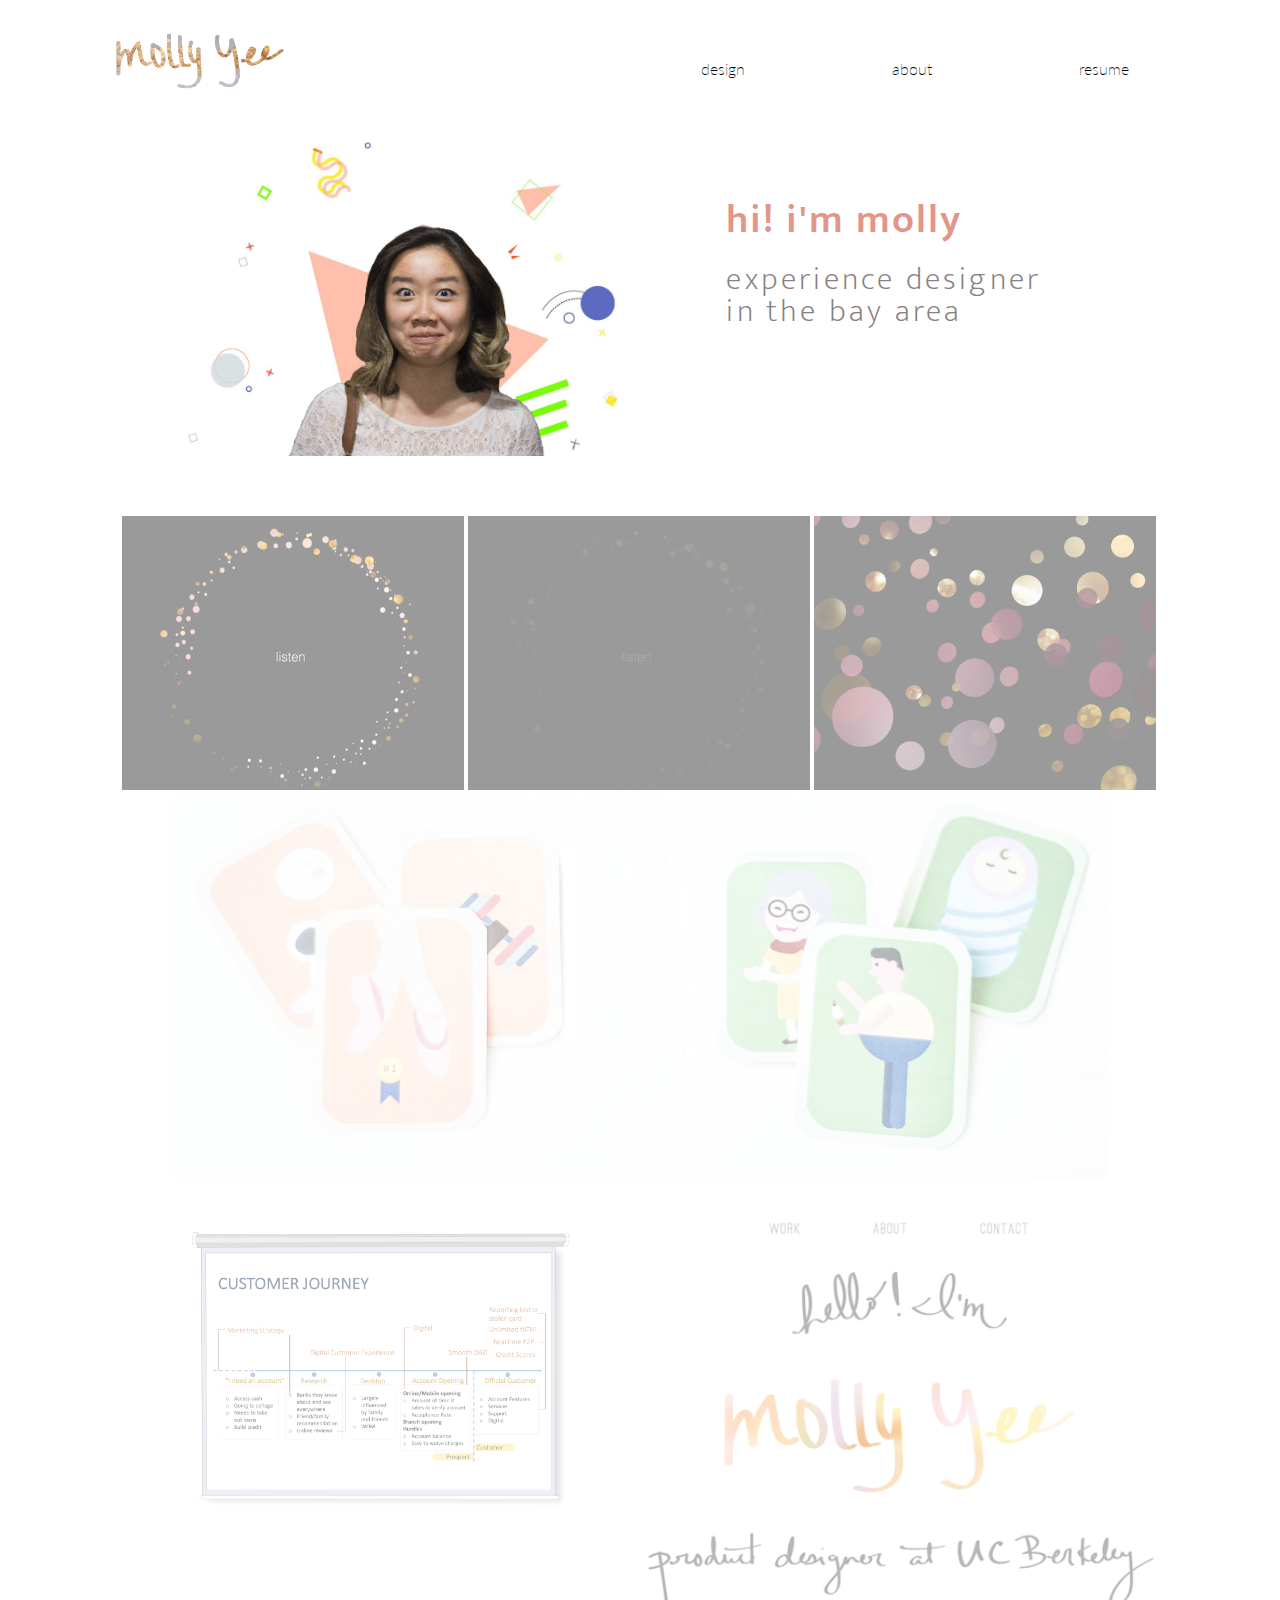
<file: index.html>
<!doctype = html>
<html>
<head>
	<meta charset = "utf-8"> 
	<meta http-equiv = "X-UA Compatible" content = "IE=edge">
	<meta name = "description" content = "Maker, design thinker, user-centered designer, and problem solver">
	<meta name = "author" content = "Molly Yee">
	<meta property = "og:site_name" content = "Molly Yee">
	<meta property = "og:description" content = "Molly Yee's portfolio">
	<meta property = "og:type" content = "portfolio">
	<script type="text/javascript" src="https://ajax.googleapis.com/ajax/libs/jquery/3.2.1/jquery.min.js"></script>
	<script type="text/javascript" src="./js/webjavascript.js"></script>
 	<link rel = "stylesheet" type = "text/css" href = "./style/style.css">
    <link rel = "stylesheet" type = "text/css" href = "./style/webpage.css">
    <meta http-equiv="Content-Type" content="text/html; charset=UTF-8" />
    <link rel="icon" href= "./assets/favicon.png">
    <link href="https://fonts.googleapis.com/css?family=Josefin+Sans:300|Raleway:300" rel="stylesheet">
    <link href="https://fonts.googleapis.com/css?family=Lato:300,350" rel="stylesheet">
<link href="https://fonts.googleapis.com/css?family=Mukta+Vaani:200, 300, 600" rel="stylesheet">

    <title>Molly Yee</title>
</head>

<body>
<div id = "header">
	<div id = "nameicon">
	<a href = "http://www.mollyyee.com">
	<img id = "mollyicon" src = "./assets/nameheader.jpg"> </a>
	</div>
	<div id = "navbar">
		<div id = "workbtn">
        <a class = "smoothscroll" href = "#seeworkscroll"> design </a>
        </div>
        <div id = "aboutbtn">
        <a class = "button" href = "about/about.html"> about </a>
        </div>
        <div id = "resumebtn">
        <a class = "button" href = "./assets/Molly_Yee_Resume.pdf"> resume </a>
        </div>
    </div>
</div>


<div class = "aboutsmallscreen">
    <img class = "longblock" src = "./assets/itme.gif">
    <div class = "boldedfontncpink"> hi! i'm molly </div>
    <br>
    <div class = "subtitlenp"> product designer <br> in the bay area </div>
    <a href = "#internships"> <div class = "outlinedbutton" id = "seework"> 
    see my work  </div> </a>
    <a id = "work">    
    </a>
</div>



<div class = "aboutmargin1">
<div class = "flexcontainer">
    <div class = "column7center">
    <img class = "longblock" src = "./assets/itme.gif">
    </div>
    <div id = "halfcolumnsnopaddingcenter">
    <div class = "boldedfontncpink"> hi! i'm molly </div>
    <br>
    <div class = "subtitlenp"> experience designer <br> in the bay area </div>

    <div>
    <div id = "seeworkscroll">
    </div>
    </div>
    </div>
</div>


</div>

<div class = "fadein">
<div id = "internships">
	<div class = "titlecontainer">
<!-- 	<div class = "title" id = "projecttitle">
	products
	</div> -->
	</div>
	<div class = "gridcontainer">
		<div class = "longgrid" id = "chimegif">
			<img id = "gif" src = "./assets/gif1.gif">
			<img id = "gif2" src = "./assets/gif2.gif">
			<img id = "gif3" src = "./assets/gif3.gif">
			<div class = "overlay" > 
				<a class = "overlaylink" href = "./chime/chime.html"> </a>
				<div class = "overlaytext">
				<p class = "overlaytexttitle"> chime </p>
				<p class = "overlaytextdescription"> 1st place in the Social Norms Hackathon  </p>
				</div>
			</div>
		</div>
		<div class = "gridcontainer">
		<div class = "longgrid" id = "snickerdoodle">
			<img id = "snickerlong" src = "./assets/snickerdoodlelong.jpg">
			<img id ="snickershort" src = "./assets/snickershort.jpg">
				<div class = "overlay"> 
				<a class = "overlaylink" href = "./snicker/snickerpage.html"> </a>
				<div class = "overlaytext">
				<p class = "overlaytexttitle"> snickerdoodle </p>
				<p class = "overlaytextdescription"> keeping elementary schoolers creative </p>
				</div>
			</div>
		</div>	
		</div>
		
		<div class = "halfgridcontainer">
		<div class = "halfgrid" id = "botw">
		<img id = "botwgrid" src = "./assets/botw.png">
				<div class = "overlay"> 
				<a class = "overlaylink" href = "./botw/botw.html"> </a>
				<div class = "overlaytext">
				<p class = "overlaytexttitle"> bank of the west </p>
				<p class = "overlaytextdescription"> product development intern </p>
				</div>
			</div>
		</div>		
		<div class = "halfgrid" id = "website">
			<img id = "websitegif" src = "./assets/website.gif">
				<div class = "overlay"> 
				<a class = "overlaylink" href = "./website/website.html"> </a>
				<div class = "overlaytext">
				<p class = "overlaytexttitle"> personal website </p>
				<p class = "overlaytextdescription"> web and interaction design </p>
				</div>
				</div>
		</div>
		</div>	

		<div class = "smallscreengrid">
		<div class = "longgrid" id = "botw">
		<img id = "botwgrid" src = "./assets/botw.png">
				<div class = "overlay"> 
				<a class = "overlaylink" href = "./botw/botw.html"> </a>
				<div class = "overlaytext">
				<p class = "overlaytexttitle"> bank of the west </p>
				<p class = "overlaytextdescription"> product develop3wment intern </p>
				</div>
			</div>
		</div>		
		<div class = "longgrid" id = "website">
			<img id = "websitegif" src = "./assets/website.gif">
				<div class = "overlay"> 
				<a class = "overlaylink" href = "./website/website.html"> </a>
				<div class = "overlaytext">
				<p class = "overlaytexttitle"> personal <br> website </p>
				<p class = "overlaytextdescription"> visual, interaction, product </p>
				<div class = "skillsused"> 
					<div class = "skillsquare">
					<img class = "longblock" src = "./assets/html5.png" >
					</div>
					<div class = "skillsquare">
					<img class = "longblock" src = "./assets/css3.png" >
					</div>				
					<div class = "skillsquare">
					<img class = "longblock" src = "./assets/illustrator.png" > 
					</div>
					<div class = "skillsquare">
					<img class = "longblock" src = "./assets/sketch.png" > 
					</div>
				</div>
				</div>
				</div>
		</div>
		</div>	

	</div>
</div>


<div class = "smallscreengrid">
		<div class = "longgrid" id = "botw">
		<img id = "botwgrid" src = "./assets/botw.png">
				<div class = "overlay"> 
				<a class = "overlaylink" href = "./botw/botw.html"> </a>
				<div class = "overlaytext">
				<p class = "overlaytexttitle"> bank of the west </p>
				<p class = "overlaytextdescription"> product develop3wment intern </p>
				</div>
			</div>
		</div>	
		<div class = "longgrid" id = "k@812">
			<img id = "k812grid" src = "./assets/maciaslogo.png">
				<div class = "overlay"> 
				<a class = "overlaylink" href = "./k812/k812.html"> </a>
				<div class = "overlaytext">
				<p class = "overlaytexttitle"> kitchen@812 </p>
				<p class = "overlaytextdescription"> design intern </p>
				<div class = "skillsused"> 
					<div class = "skillsquare">
					<img class = "longblock" src = "./assets/photoshop.png" >
					</div>
					<div class = "skillsquare">
					<img class = "longblock" src = "./assets/illustrator.png" >
					</div>	
					</div>				
				</div>
			</div>
		</div>
	</div>
</div>
</div>

</body>
</file>
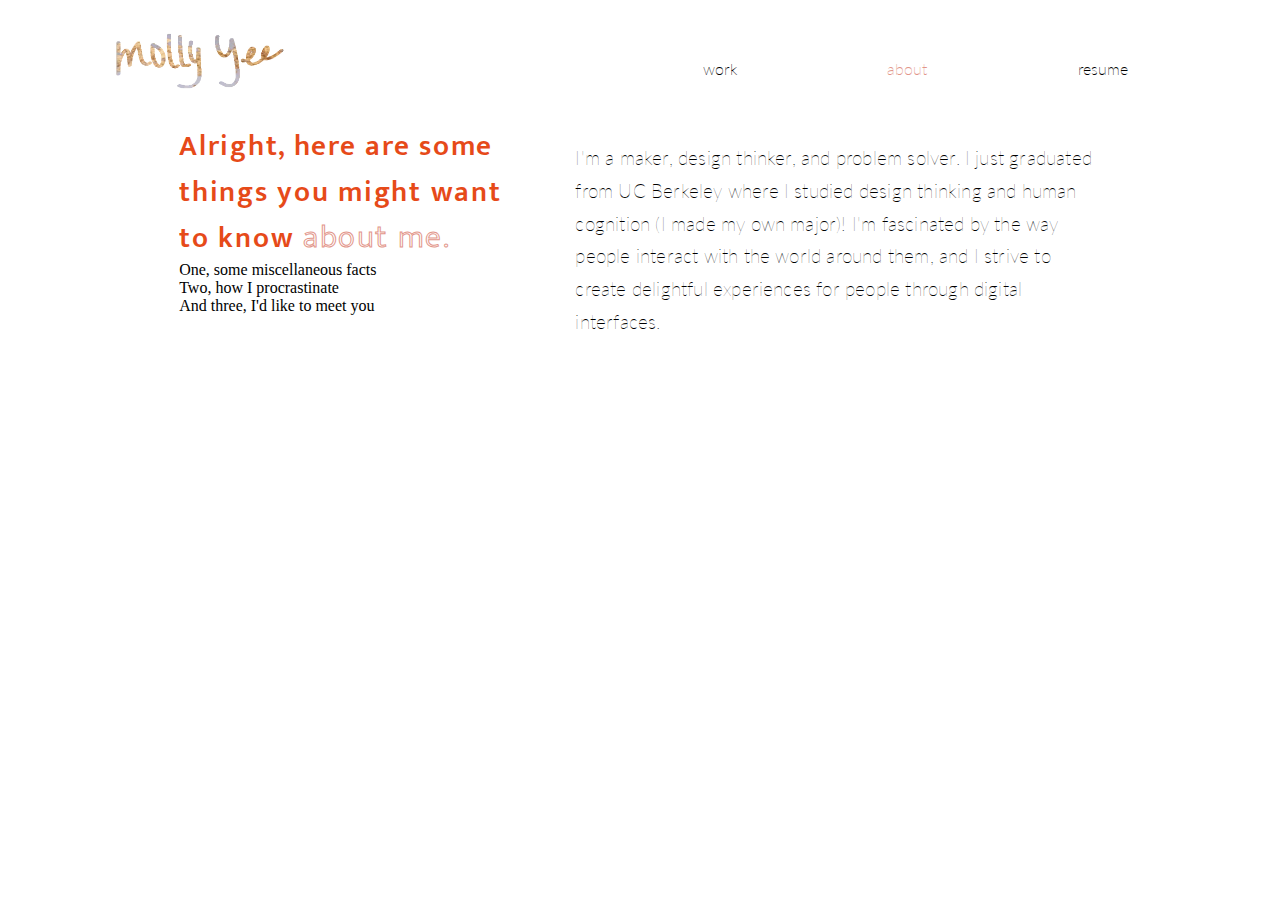
<file: about.html>
<!doctype = html>
<html>
<head>
    <script type="text/javascript" src="https://ajax.googleapis.com/ajax/libs/jquery/3.2.1/jquery.min.js"></script>
    <script type="text/javascript" src="../js/webjavascript.js"></script>
    <link rel = "stylesheet" type = "text/css" href = "../style/style.css">
    <link rel = "stylesheet" type = "text/css" href = "../style/webpage.css">
    <link rel="icon" href="../assets/favicon.png">
    <link href="https://fonts.googleapis.com/css?family=Josefin+Sans:300|Raleway:300" rel="stylesheet">
    <link href="https://fonts.googleapis.com/css?family=Lato:300,350" rel="stylesheet">
<link href="https://fonts.googleapis.com/css?family=Mukta+Vaani:200, 600" rel="stylesheet">

    <meta http-equiv="Content-Type" content="text/html; charset=UTF-8" />
    <title>About Me</title>

</head>


<body>

<div id = "header">
    <a href = "http://www.mollyyee.com">
    <div id = "nameicon">
    <img id = "mollyicon" src = "../assets/nameheader.jpg">
    </a>
    </div>
    <div id = "navbar">
        <div id = "workbtn">
        <a class = "button" href = "http://mollyyee.com/#work"> work </a>
        </div>
        <div id = "specialbtn">
        <a id = "highlightbutton"> about </a>
        </div>
        <div id = "resumebtn">
        <a class = "button" href = "../assets/Molly_Yee_Resume.pdf"> resume </a>
        </div>
    </div>
</div>



<div id = "aboutcontainer">
<div class = "flexcontainer">
<div id = "abouthalf">
    <div class = "aboutintrofont"> Alright, here are some things you might want to know <span id = "aboutmespecialfont"> about me. </span> </div>
    <div class = "aboutsubtitle" id = "aboutone"> One, some miscellaneous facts </div> 
    <div class = "aboutsubtitle" id = "abouttwo"> Two, how I procrastinate </div>
    <div class = "aboutsubtitle" id = "aboutthree"> And three, I'd like to meet you</div>
    </div>
    
<div id = "rightabouthalf">
    <div id = "one">
    <p> I'm a maker, design thinker, and problem solver. I just graduated from UC Berkeley where I studied design thinking and human cognition (I made my own major)! I'm fascinated by the way people interact with the world around them, and I strive to create delightful experiences for people through digital interfaces.  </p>
    </div>
    <div id = "two">
    <p> I animate stuff with Aftereffects, write songs, and make gifs of my dog <a id = "button" href = "https://media.giphy.com/media/12uUYmWZvuZ5n2/giphy.gif"> Scout, </a> who's a <a id = "button" href = "https://media.giphy.com/media/xUA7aM2g7Onn5KfrDq/giphy.gif">happy, </a> <a id = "button" href = "https://media.giphy.com/media/uycAUzxnmqRnG/giphy.gif"> 4-legged, </a> <a id = "button" href = "https://media.giphy.com/media/zx0i840AAeTQY/giphy.gif"> sausage</a>. <p>
    <p> I've been watching framer.js tutorials, learning HTML and CSS, and checking out tech company's design pages.
    <p> I watch <a id = "button" href = "https://www.youtube.com/watch?v=Vmb1tqYqyII"> The Office </a> and <a id = "button" href = "https://www.youtube.com/watch?v=6Katr63CBL8"> Pete Davidson</a> on repeat. (Pete's a standup comedian on SNL.) </p>
    <p> And I fantasize about becoming a writer for a sitcom. Right before finals week, I wrote and directed a parody of The Office called The Apartment (a tribute to my close friends who also happen to be my apartmentmates.) </p>
    </div>
    <div id = "three">
    <p> I'd love to hear about what you're working on and how I could be a part of that. Feel free to reach out to me on <br> <a id = "button" href = "https://www.linkedin.com/in/mollyyee/"> LinkedIn</a> or at mollsyee@gmail.com  </p>

    </div>
</div>
</div>



<div id = "socialmedia">
</div>

    

    </div>
</div>
</div>









</body>
</file>
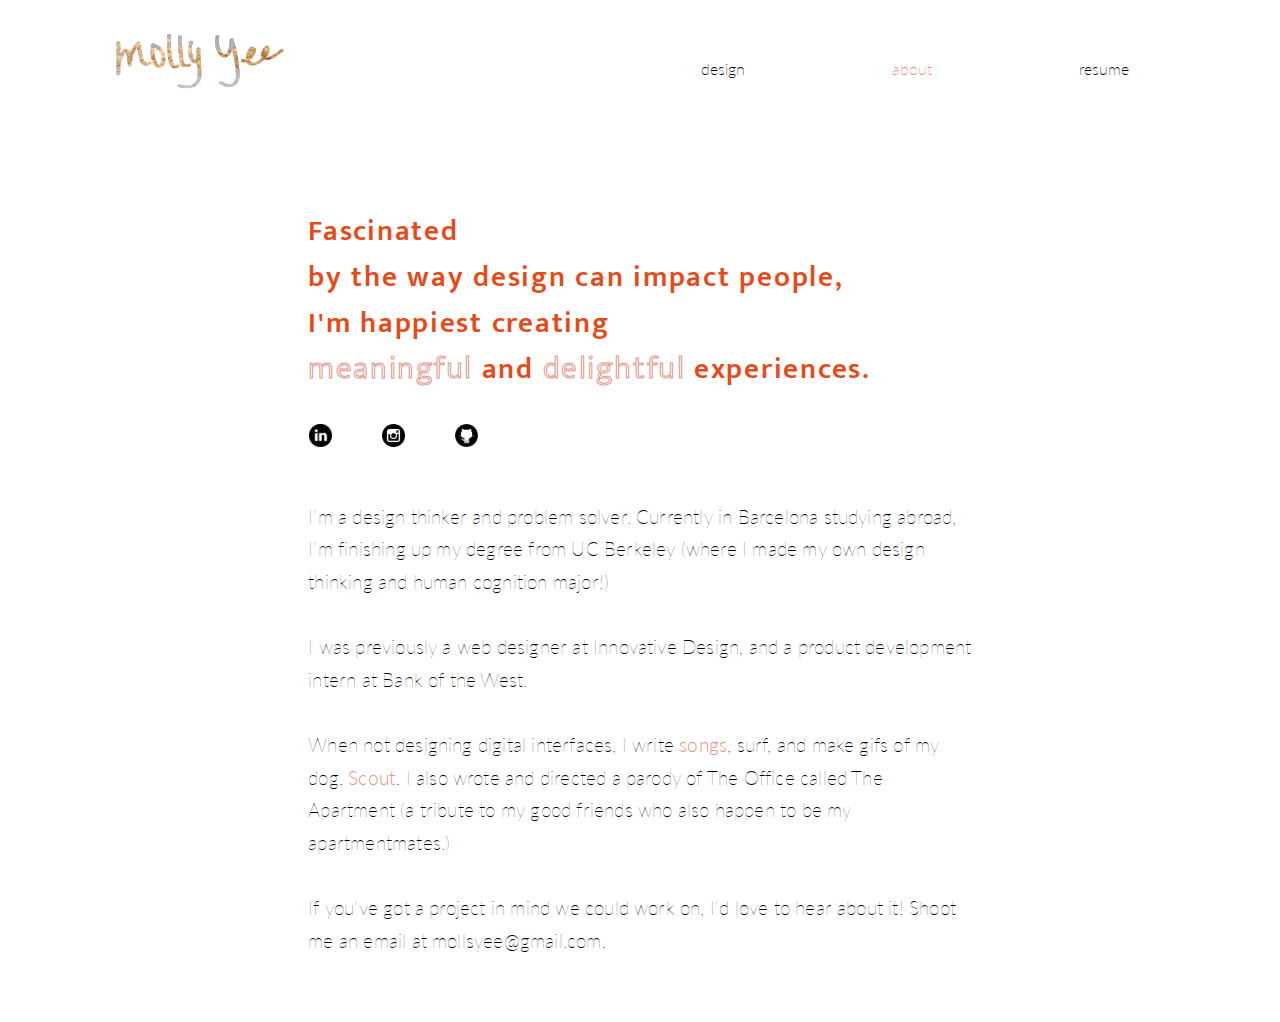
<file: about/about.html>
<!doctype = html>
<html>
<head>
    <script type="text/javascript" src="https://ajax.googleapis.com/ajax/libs/jquery/3.2.1/jquery.min.js"></script>
    <script type="text/javascript" src="../js/webjavascript.js"></script>
    <link rel = "stylesheet" type = "text/css" href = "../style/style.css">
    <link rel = "stylesheet" type = "text/css" href = "../style/webpage.css">
    <link rel="icon" href="../assets/favicon.png">
    <link href="https://fonts.googleapis.com/css?family=Josefin+Sans:300|Raleway:300" rel="stylesheet">
    <link href="https://fonts.googleapis.com/css?family=Lato:300,350" rel="stylesheet">
<link href="https://fonts.googleapis.com/css?family=Mukta+Vaani:200, 600" rel="stylesheet">

    <meta http-equiv="Content-Type" content="text/html; charset=UTF-8" />
    <title>About Me</title>

</head>


<body>

<div id = "header">
    <a href = "http://www.mollyyee.com">
    <div id = "nameicon">
    <img id = "mollyicon" src = "../assets/nameheader.jpg">
    </a>
    </div>
    <div id = "navbar">
        <div id = "workbtn">
        <a class = "button" href = "http://mollyyee.com/#work"> design </a>
        </div>
        <div id = "specialbtn">
        <a id = "highlightbutton"> about </a>
        </div>
        <div id = "resumebtn">
        <a class = "button" href = "../assets/Molly_Yee_Resume.pdf"> resume </a>
        </div>
    </div>
</div>



<div class = "aboutbox">
<div class = "aboutmargin">
    <div class = "aboutintrofont"> Fascinated  
    <br>
    by the way design can impact people, 
    <br>
    I'm happiest creating
    <br>
    <span id = "aboutmespecialfont">  meaningful </span> and <span id = "aboutmespecialfont">   delightful </span>experiences.
    </div>




<div class = "skillsusedpage"> 
                <div class = "skillsquare">
                    <a href = "https://www.linkedin.com/in/mollyyee/">
                    <img class = "longblock" src = "../assets/linkedin.png" > </a>
                    </div>
                <div class = "skillsquare">
                    <a href = "https://www.instagram.com/mawreeee/">
                <img class = "longblock" src = "../assets/instagram.png" > 
                    </a>
                </div>                   
                <div class = "skillsquare">
                    <a href = "https://github.com/mollyyee"> 
                    <img class = "longblock" src = "../assets/github.png" >
                    </a>
                </div>
                </div>

    <p> I'm a design thinker and problem solver. Currently in Barcelona studying abroad, I'm finishing up my degree from UC Berkeley (where I made my own design thinking and human cognition major!)
    <br>
    <br>  
    I was previously a web designer at Innovative Design, and a product development intern at Bank of the West.
    <br>
    <br>

    When not designing digital interfaces, I write <a id = "button" href = "../inside/locked.html">songs</a>, surf, and make gifs of my dog, <a id = "button" href = "https://media.giphy.com/media/xUA7aM2g7Onn5KfrDq/giphy.gif"> Scout</a>. I also wrote and directed a parody of The Office called The Apartment (a tribute to my good friends who also happen to be my apartmentmates.)    
    <br> 
    <br>
    If you've got a project in mind we could work on, I'd love to hear about it! Shoot me an email at mollsyee@gmail.com.
    </p>

</div>
    

    </div>
</div>
</div>









</body>
</file>
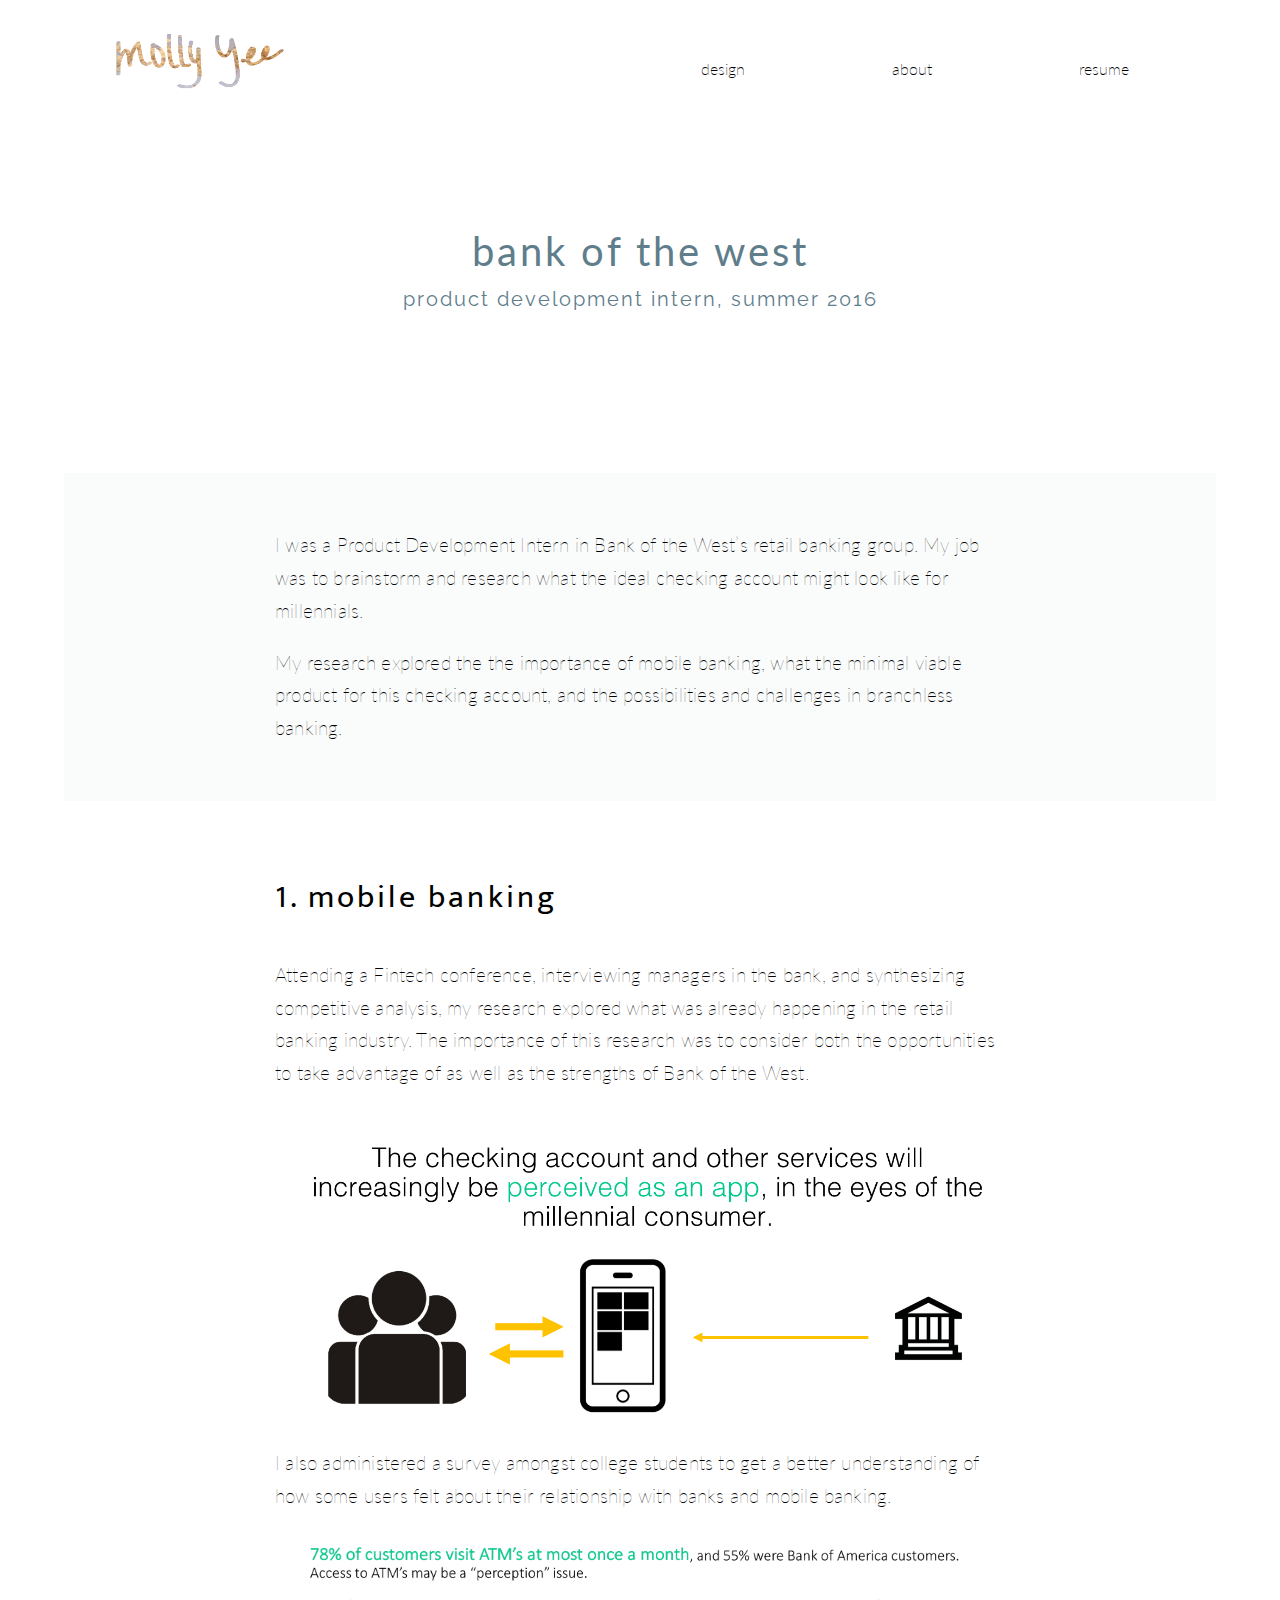
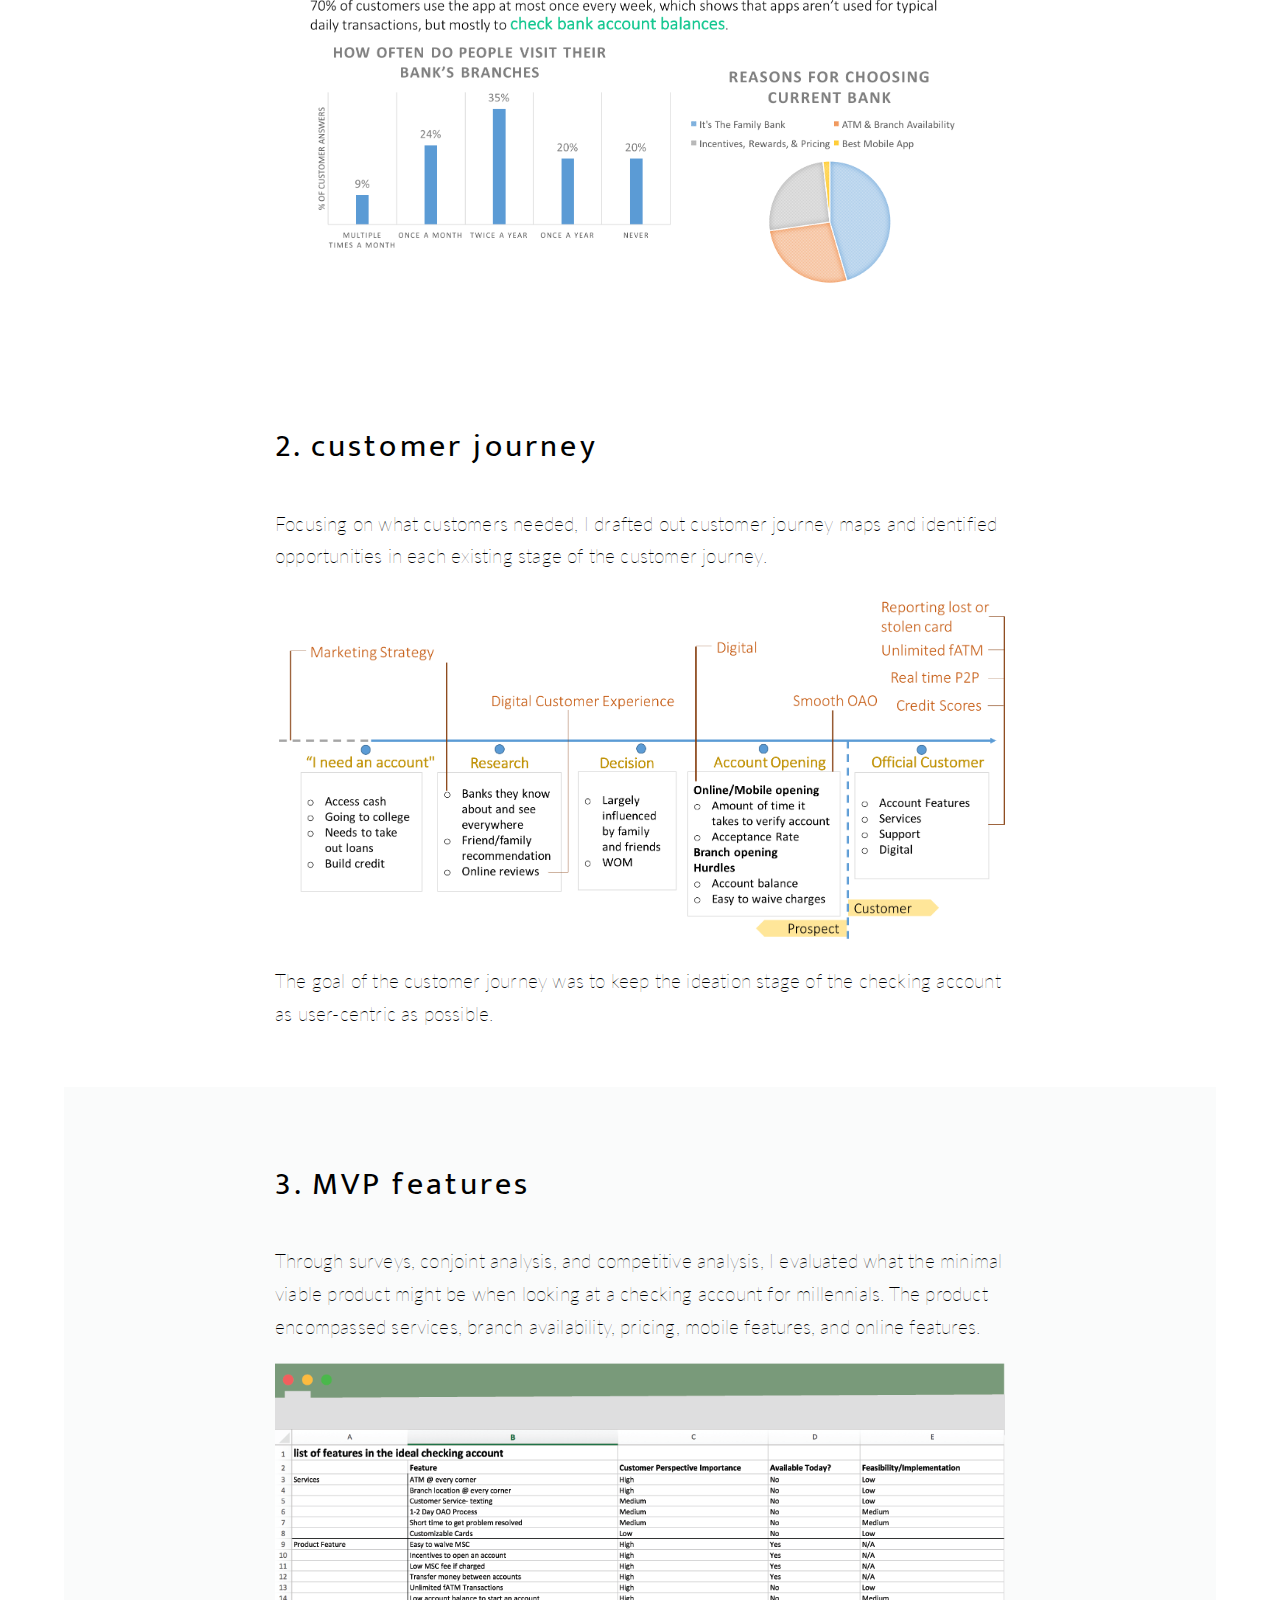
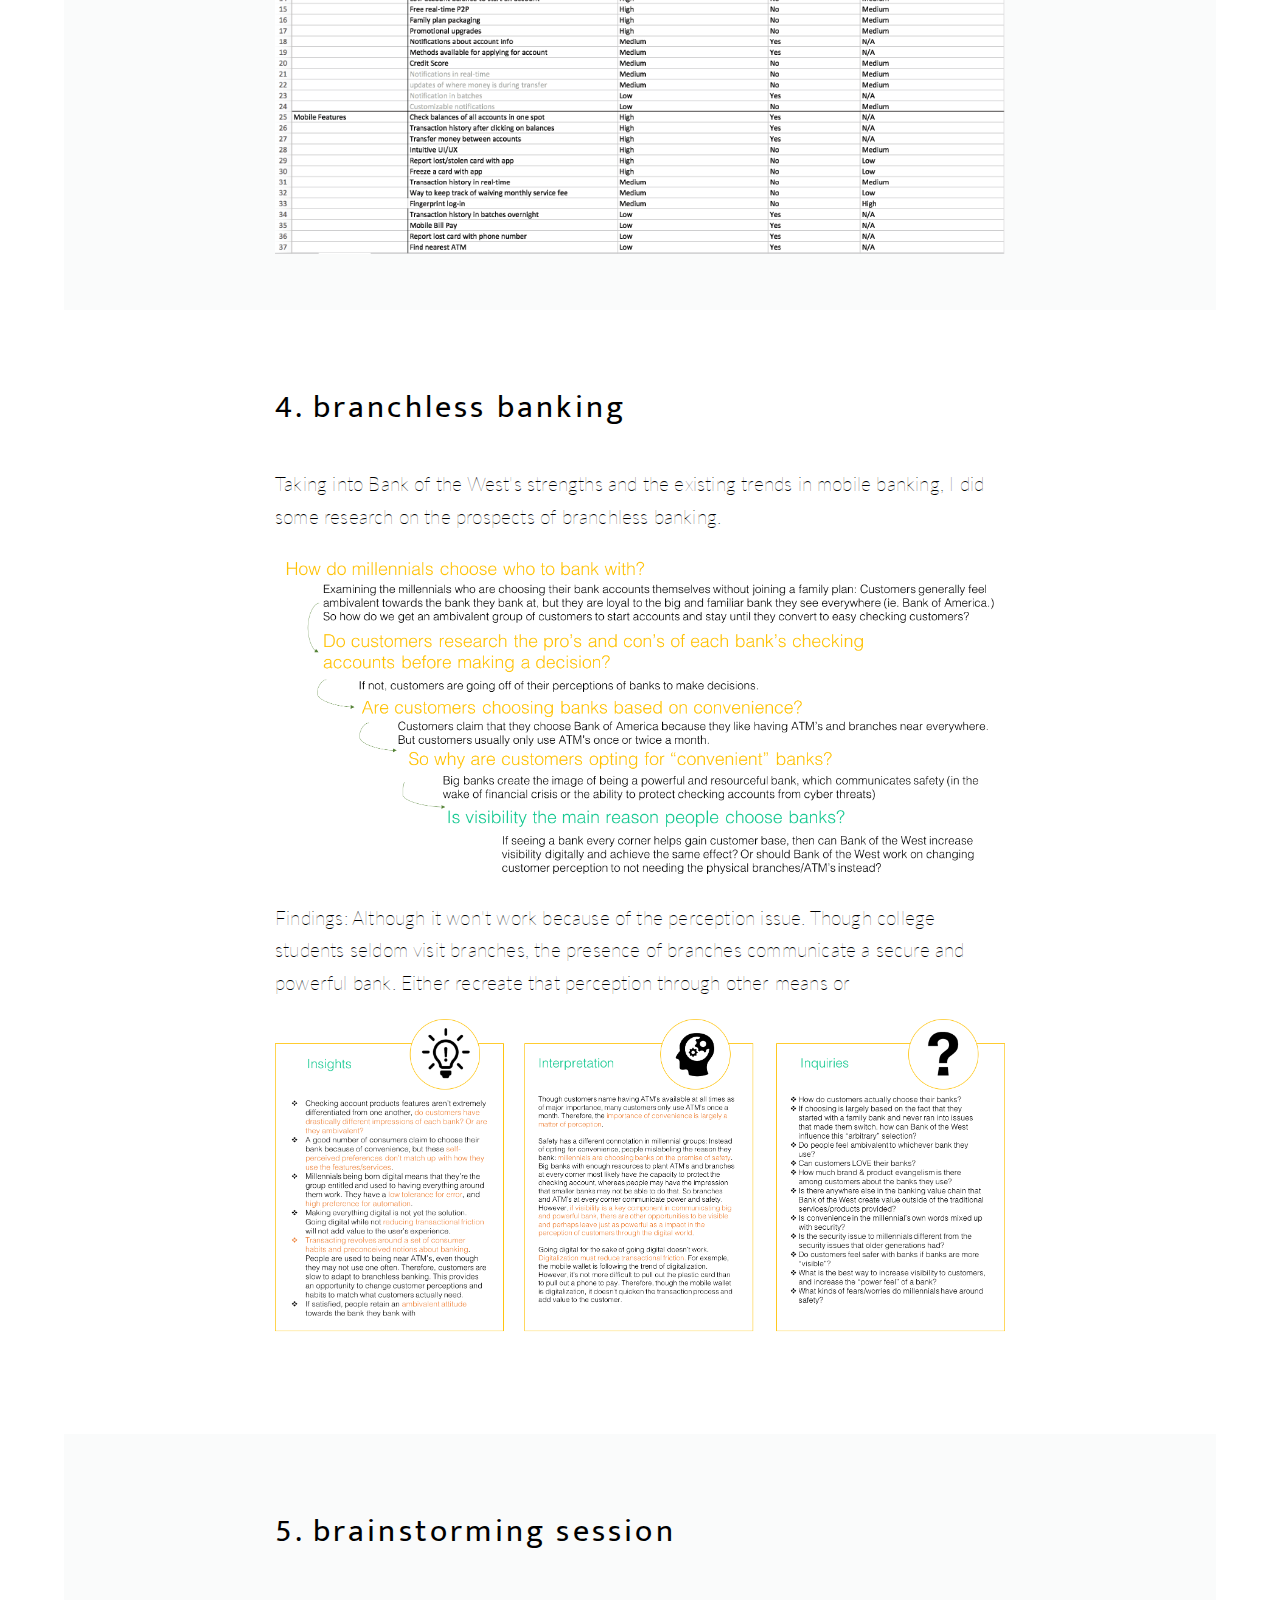
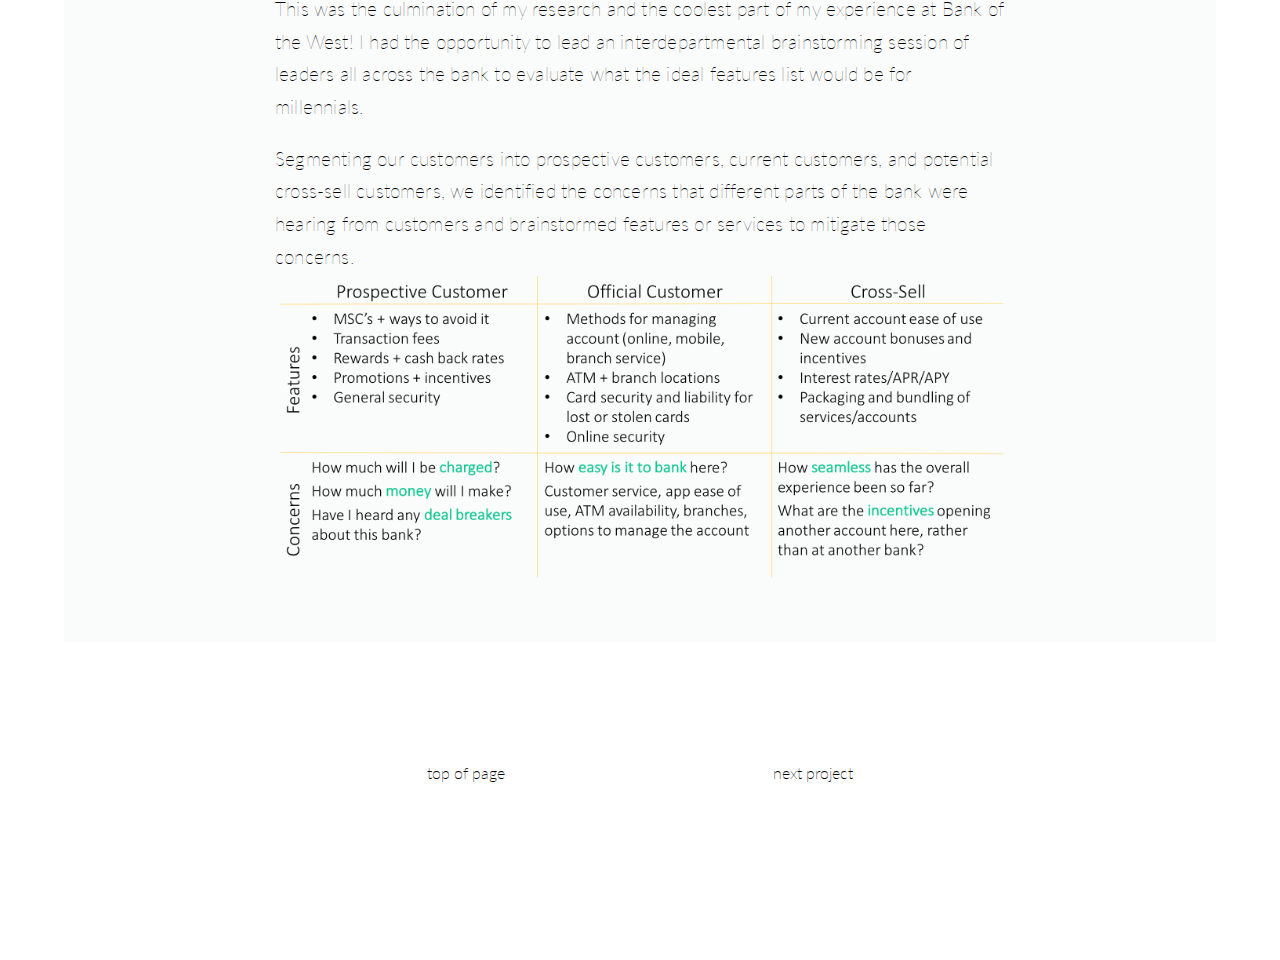
<file: botw/botw.html>
<!doctype = html>
<html>
<head>
    <link rel = "stylesheet" type = "text/css" href = "../style/webpage.css">
    <link rel = "stylesheet" type = "text/css" href = "../style/style.css">

    <link rel="icon" href="../assets/favicon.png">
    <meta http-equiv="Content-Type" content="text/html; charset=UTF-8" />
    <link href="https://fonts.googleapis.com/css?family=Josefin+Sans:300|Raleway:300" rel="stylesheet">
<link href="https://fonts.googleapis.com/css?family=Lato:300, 400|Mukta+Vaani:200,600" rel="stylesheet">
<link href="https://fonts.googleapis.com/css?family=Mukta+Vaani:200, 300, 600" rel="stylesheet">
    <title>Bank of the West</title>

</head>

<body>


<div id = "header">
	<div id = "nameicon">
	<img id = "mollyicon" src = "../assets/nameheader.jpg">
	</div>
	<div id = "navbar">
		<div id = "workbtn">
        <a class = "button" href = "http://mollyyee.com"> design </a>
        </div>
        <div id = "aboutbtn">
        <a class = "button" href = "../about/about.html"> about </a>
        </div>
        <div id = "resumebtn">
        <a class = "button" href = "../assets/Molly_Yee_Resume.pdf"> resume </a>
        </div>
    </div>
</div>


<div class = "titlebox">

		<div id = "intropadding"> 
			<br>
			<br>
			<div id = "title"> bank of the west </div>
			<div id = "description"> product development intern, summer 2016 </div>
 			</div>
 			<br>
 			<br>

 		</div>

<div class = "box2">
<div class = "margin"> 
	<div id = "whytext"> 
	<p> I was a Product Development Intern in Bank of the West’s retail banking group. My job was to brainstorm and research what the ideal checking account might look like for millennials. </p>
	<p> My research explored the the importance of mobile banking, what the minimal viable product for this checking account, and the possibilities and challenges in branchless banking. </p>
	</div>
	</div>
	</div>

<div class = "box">
<div class = "margin"> 
	<div class = "subtitle"> 1. mobile banking </div>
	<p> Attending a Fintech conference, interviewing managers in the bank, and synthesizing competitive analysis, my research explored what was already happening in the retail banking industry. The importance of this research was to consider both the opportunities to take advantage of as well as the strengths of Bank of the West. 
	</p>
	<img class = "blockimg" src = "./assets/mobilebanking.png">
	<p> I also administered a survey amongst college students to get a better understanding of how some users felt about their relationship with banks and mobile banking. </p>
	<img class = "blockimg" src = "./assets/survey.png">
	</div>
	</div>

<div class = "box">
<div class = "margin"> 
	<div class = "subtitle"> 2. customer journey </div>
	<p> Focusing on what customers needed, I drafted out customer journey maps and identified opportunities in each existing stage of the customer journey. 
	</p>
	<img class = "blockimg" src = "./assets/customerjourney.png">
	<p> The goal of the customer journey was to keep the ideation stage of the checking account as user-centric as possible. </p>
	</div>
	</div>



<div class = "box2">
<div class = "margin"> 
	<div class = "subtitle"> 3. MVP features </div>
	<p> Through surveys, conjoint analysis, and competitive analysis, I evaluated what the minimal viable product might be when looking at a checking account for millennials. The product encompassed services, branch availability, pricing, mobile features, and online features. 
  	</p>
  	<img class = "blockimg" src = "./assets/excelfeatures.png">
	</div>
	</div>

<div class = "box">
<div class = "margin"> 
	<div class = "subtitle"> 4. branchless banking </div>
	<p> Taking into Bank of the West's strengths and the existing trends in mobile banking, I did some research on the prospects of branchless banking. </p>
	<img class = "blockimg" src = "./assets/thedeeperissue.png">
	<p> Findings: Although it won't work because of the perception issue. Though college students seldom visit branches, the presence of branches communicate a secure and powerful bank. Either recreate that perception through other means or  </p>
	<img class = "blockimg" src = "./assets/insights.png">
	</div>
	</div>

<div class = "box2">
<div class = "margin"> 
	<div class = "subtitle"> 5. brainstorming session </div>
	<p> This was the culmination of my research and the coolest part of my experience at Bank of the West! I had the opportunity to lead an interdepartmental brainstorming session of leaders all across the bank to evaluate what the ideal features list would be for millennials. 
	</p>
	<p> Segmenting our customers into prospective customers, current customers, and potential cross-sell customers, we identified the concerns that different parts of the bank were hearing from customers and brainstormed features or services to mitigate those concerns. 
	<img class = "blockimg" src = "./assets/brainstorm.png">
	</div>
	</div>


<div id = "footer">
	<div id = "footbar">
		<div id = "workbtn">
        <a class = "button" href = "botw.html"> top of page </a>
        </div>
        <div id = "aboutbtn">
        <a class = "button" href = "../website/website.html"> next project </a>
        </div>
    </div>
</div>




</body>
</file>
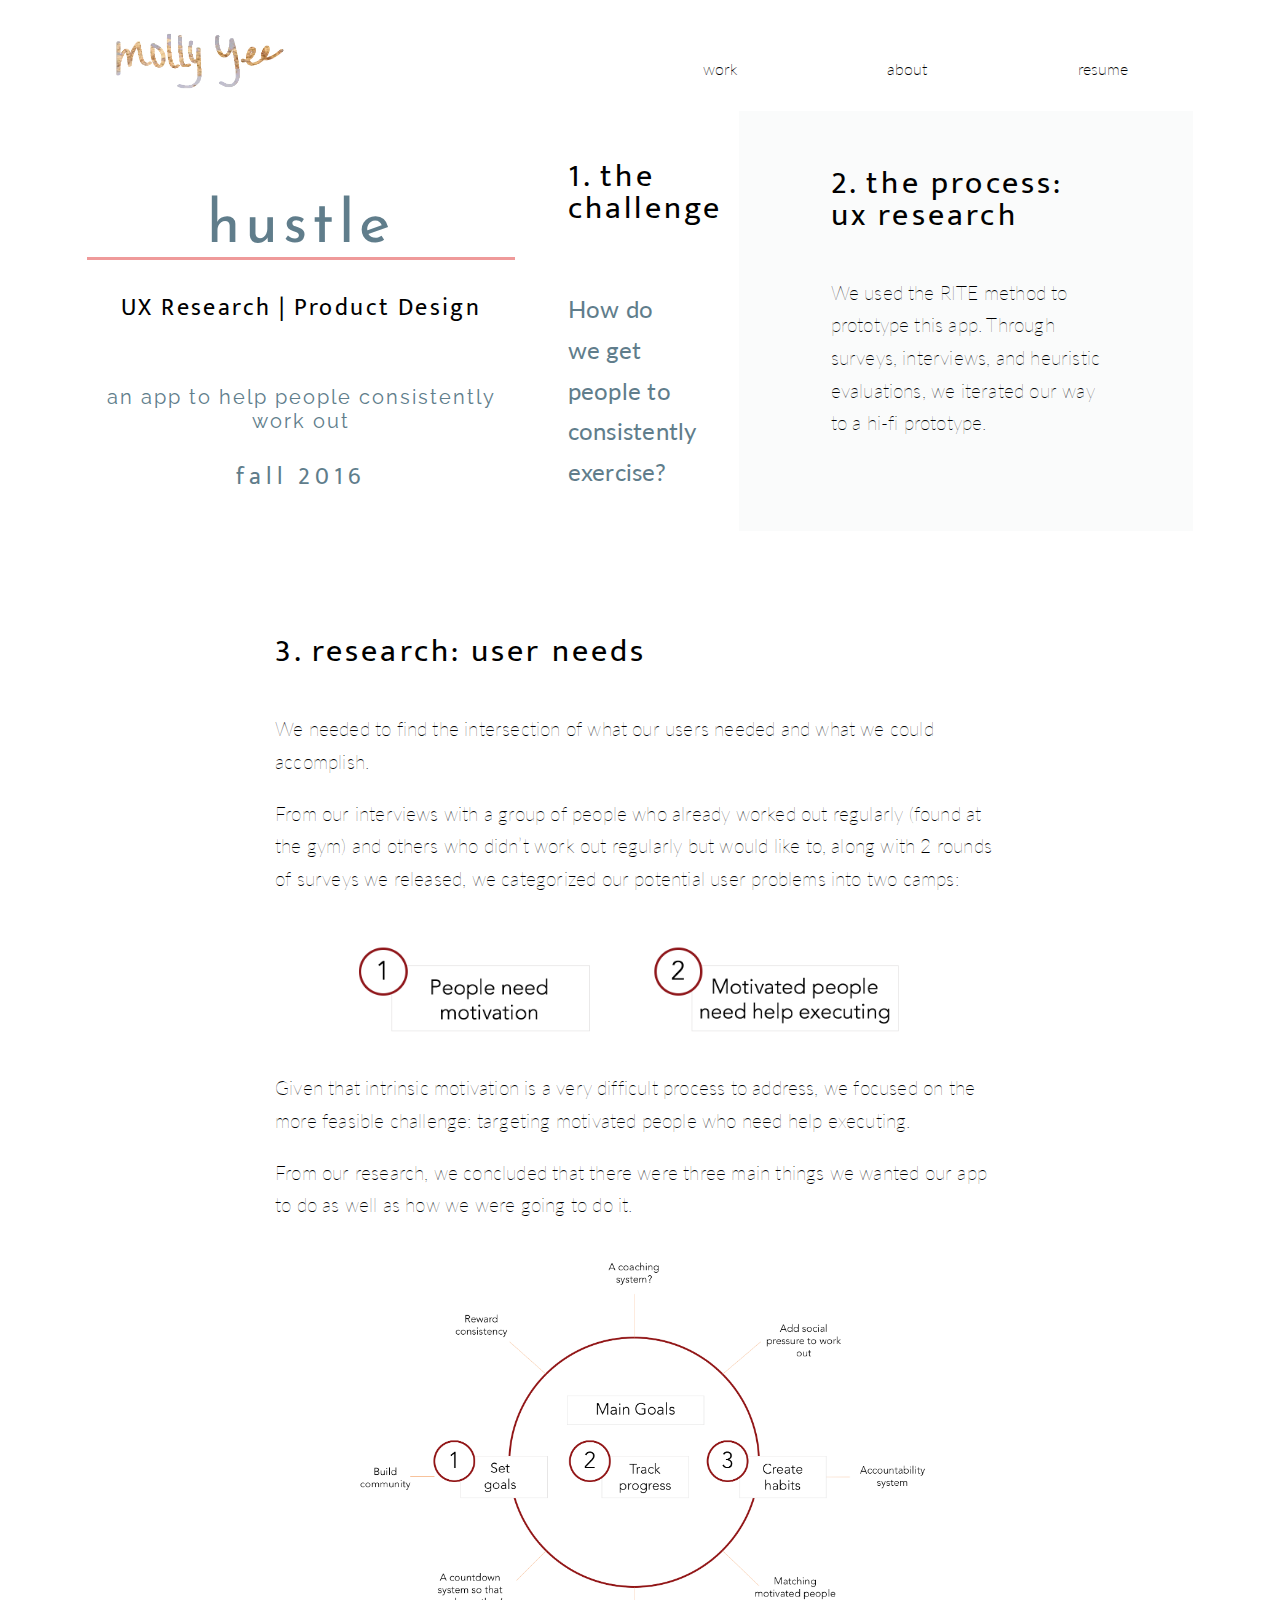
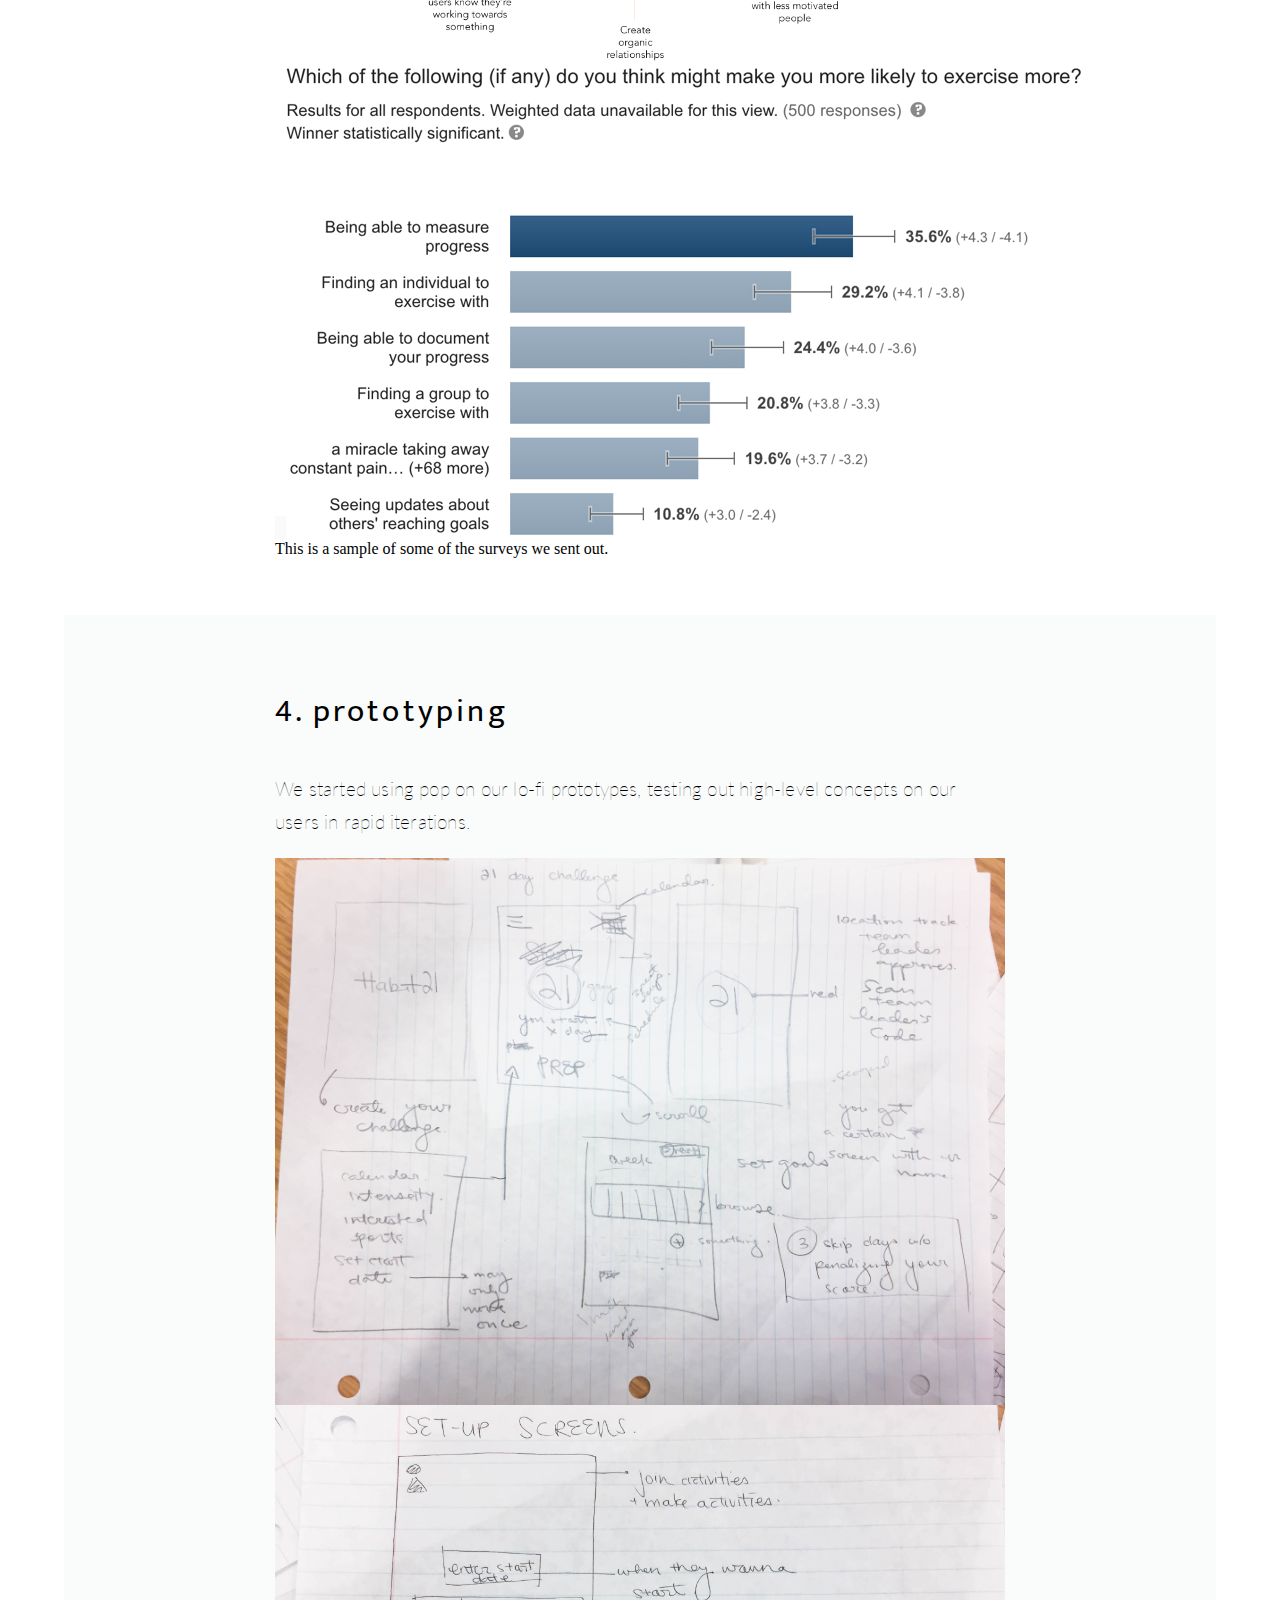
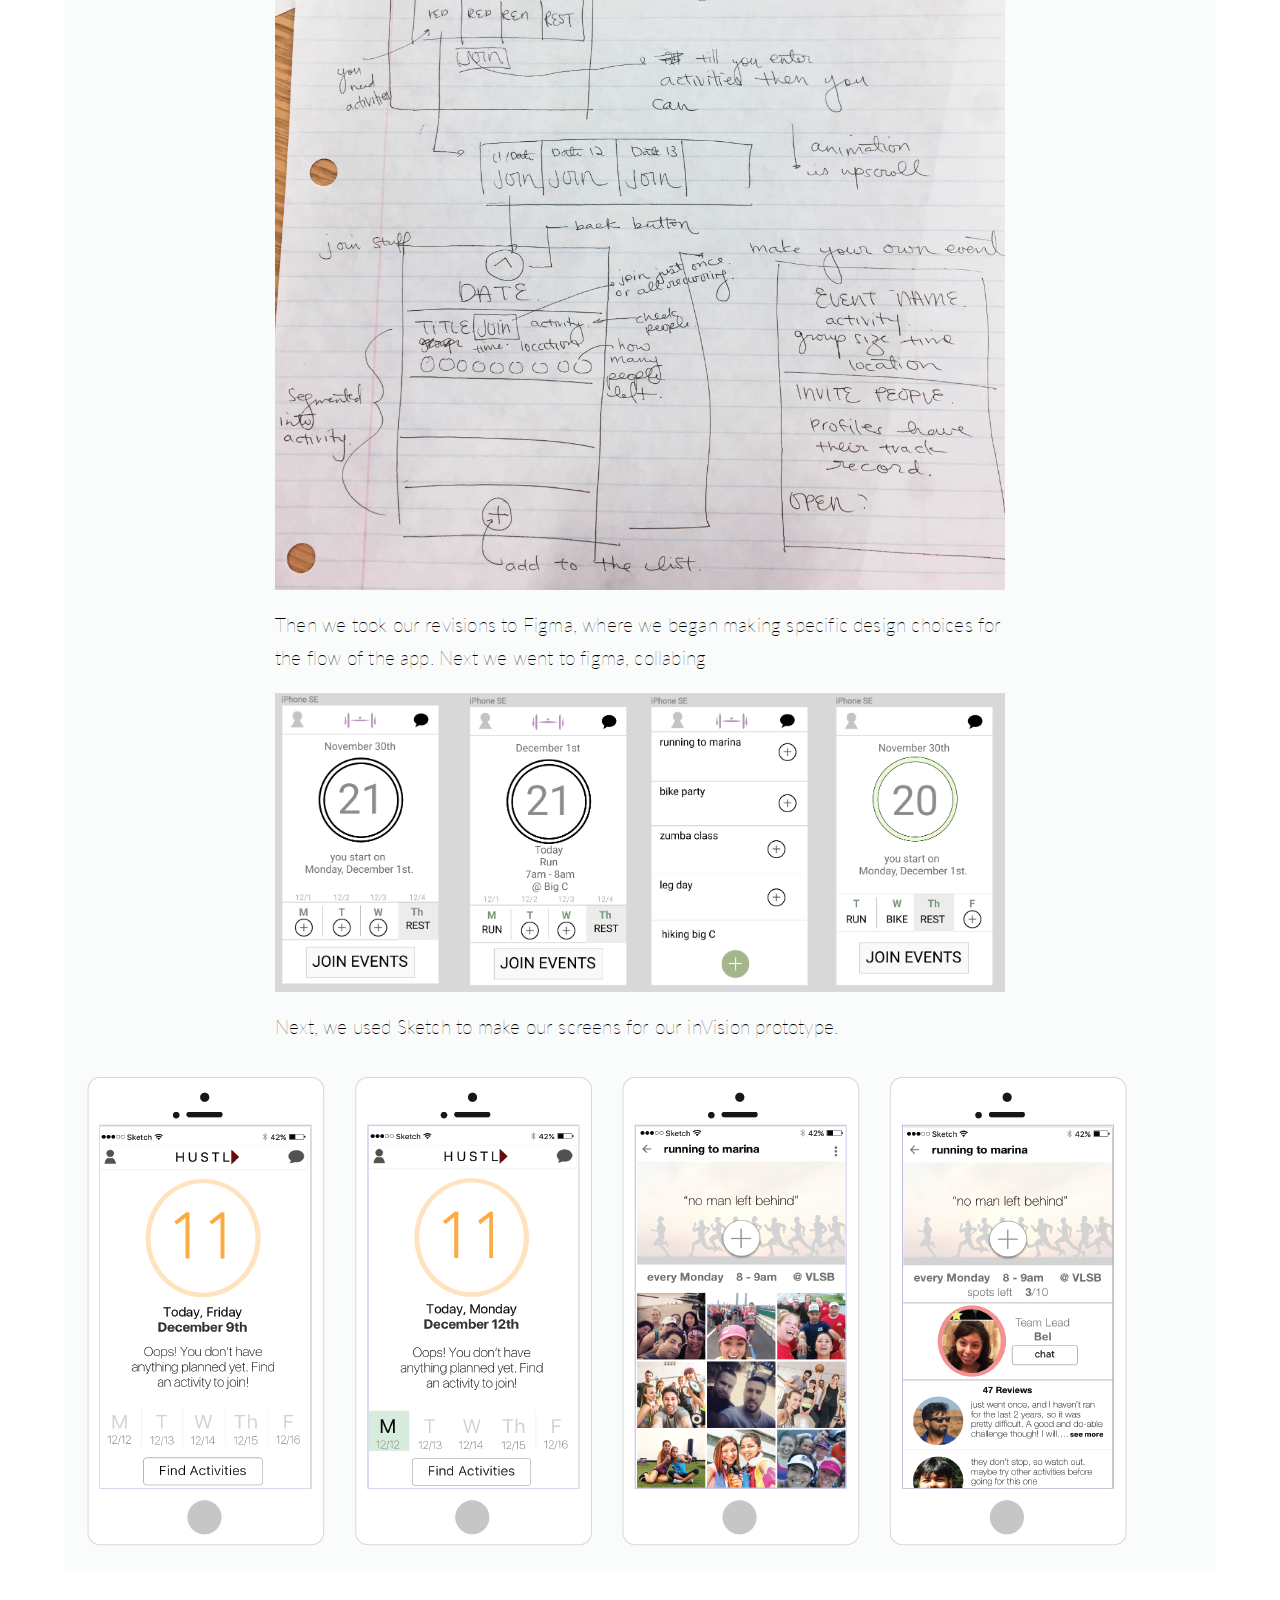
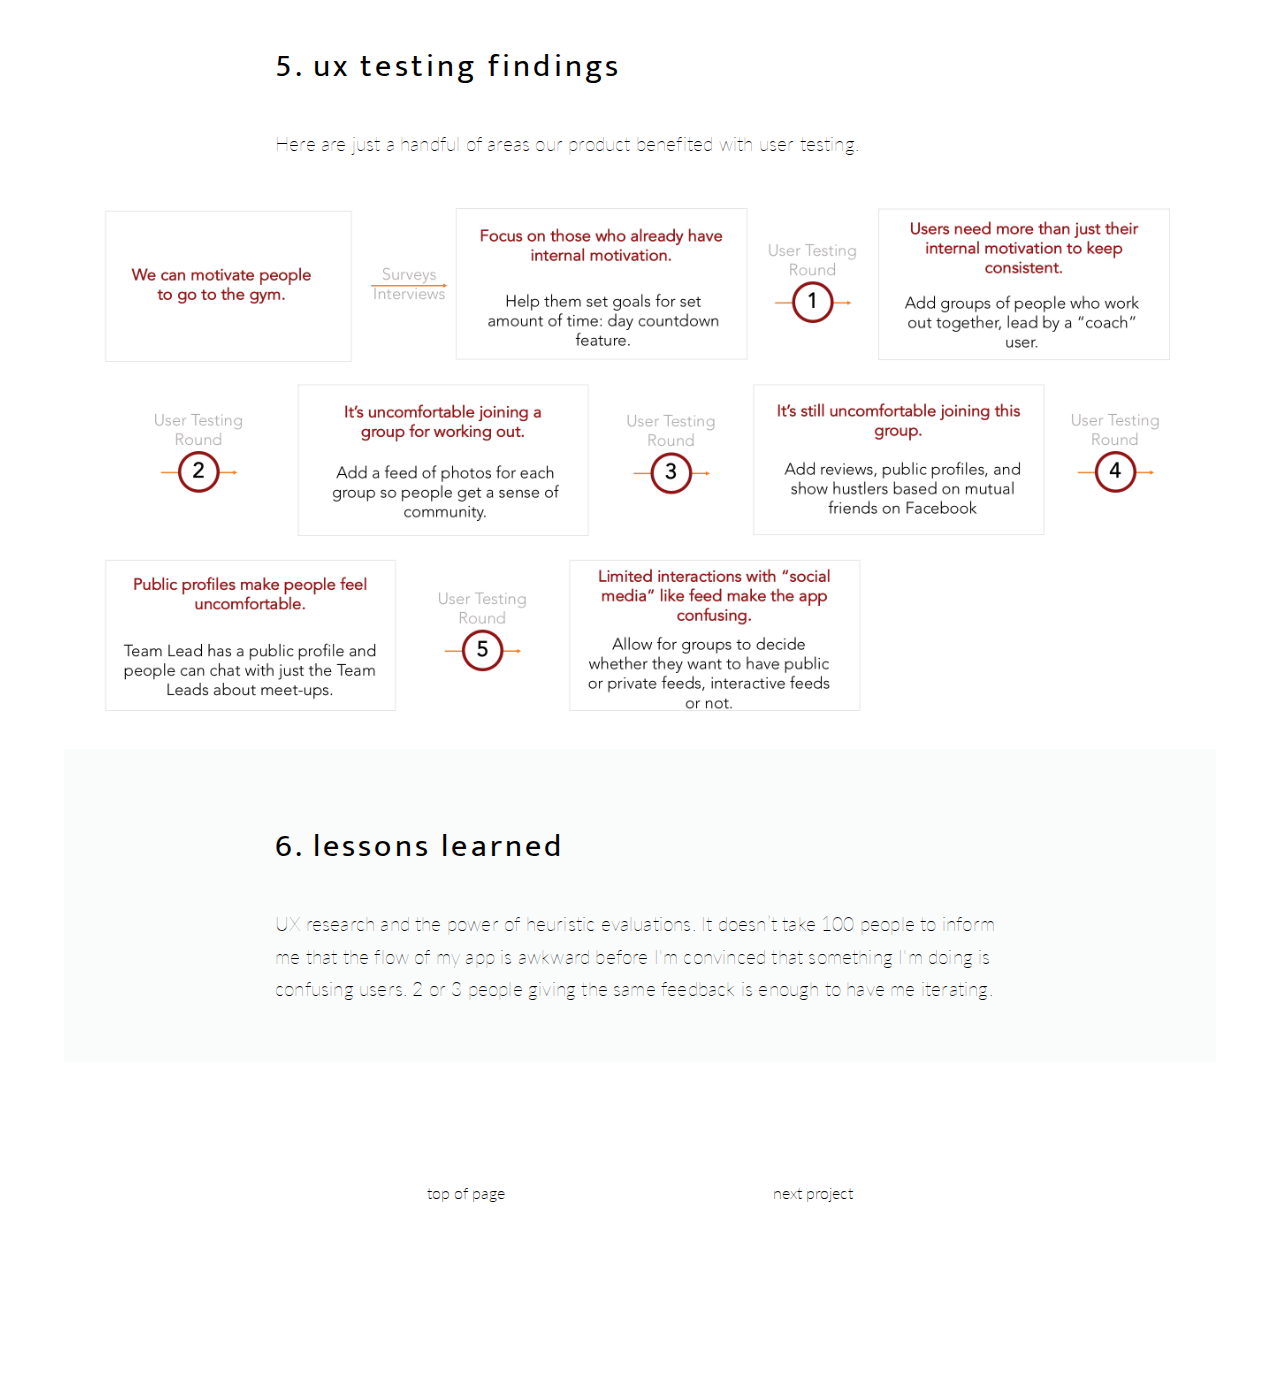
<file: hustle/hustle.html>
<!doctype = html>
<html>
<head>
    <link rel = "stylesheet" type = "text/css" href = "../style/webpage.css">
        <link rel = "stylesheet" type = "text/css" href = "../style/style.css">

    <meta http-equiv="Content-Type" content="text/html; charset=UTF-8" />
    <link rel="icon" href="../assets/favicon.png">
    <link href="https://fonts.googleapis.com/css?family=Josefin+Sans:300|Raleway:300" rel="stylesheet">
<link href="https://fonts.googleapis.com/css?family=Lato:300, 400|Mukta+Vaani:200,600" rel="stylesheet">
<link href="https://fonts.googleapis.com/css?family=Mukta+Vaani:200, 300, 600" rel="stylesheet">
    <title>Hustle</title>

</head>

<body>

<div id = "header">
	<div id = "nameicon">
	<a href = "http://mollyyee.com">
	<img id = "mollyicon" src = "../assets/nameheader.jpg"> </a>
	</div>
	<div id = "navbar">
		<div id = "workbtn">
        <a class = "button" href = "http://mollyyee.com"> work </a>
        </div>
        <div id = "aboutbtn">
        <a class = "button" href = "../about/about.html"> about </a>
        </div>
        <div id = "resumebtn">
        <a class = "button" href = "../assets/Molly_Yee_Resume.pdf"> resume </a>
        </div>
    </div>
</div>


<div class = "box1">
<div id = "intro"> 
	<div id = "container">
	<div class = "titleunderline" id ="hustleline"> hustle </div>
	<div class = "roletext"> UX Research | Product Design	</div>  
	<div class = "skillsusedpageskinny"> 
					<div class = "skillsquare">
					<img class = "longblock" src = "../assets/sketch.png" >
					</div>
					<div class = "skillsquare">
					<img class = "longblock" src = "../assets/invision.png" >
					</div>				
					<div class = "skillsquare">
					<img class = "longblock" src = "../assets/balsamiq.png" > 
					</div>
					<div class = "skillsquare">
					<img class = "longblock" src = "../assets/figma.png" > 
					</div>
					<div class = "skillsquare">
					<img class = "longblock" src = "../assets/pop.png" > 
					</div>
					</div>
	<div id = "description"> an app to help people consistently work out </div>
	<div id = "timeframe"> fall 2016 </div>
	</div> 
</div>

<div class = "boxwhy">
<div class = "margin"> 
	<div class = "subtitle"> 1. the challenge </div>
	<div id = "whytext"> 
	
	<p id = "emphasis"> How do we get people to consistently exercise? </p>

	</div>
	</div>
	</div>

<div class = "box2">
<div class = "margin"> 
	<div class = "subtitle"> 2. the process: ux research </div>
	<p> We used the RITE method to prototype this app. Through surveys, interviews, and heuristic evaluations, we iterated our way to a hi-fi prototype. </p>
	</div>
	</div>
	</div>

<div class = "box">
<div class = "margin"> 
	<div class = "subtitle"> 3. research: user needs </div>
	<p> We needed to find the intersection of what our users needed and what we could accomplish. </p>
	<p>
	From our interviews with a group of people who already worked out regularly (found at the gym) and others who didn’t work out regularly but would like to, along with 2 rounds of surveys we released, we categorized our potential user problems into two camps: 
</p>
	<img id = "motivation" src = "./assets/motivation.png"> 

	<p> Given that intrinsic motivation is a very difficult process to address, we focused on the more feasible challenge: targeting motivated people who need help executing.
 </p>
		<p> From our research, we concluded that there were three main things we wanted our app to do as well as how we were going to do it.  </p>
	<img id = "hustleneeds" src = "./assets/hustleneeds.png">
	<img id = "surveyresearch" src = "./assets/surveyresearch.png">
	<div class = "caption"> This is a sample of some of the surveys we sent out. </div>
	</div>
	</div>

<div class = "box2">
<div class = "margin"> 
	<div class = "subtitle"> 4. prototyping </div>
	<p> We started using pop on our lo-fi prototypes, testing out high-level concepts on our users in rapid iterations.</p>
	<img class = "blockimg" src = "./assets/lofi2.jpg">
	<img class = "blockimg" src = "./assets/lofi3.jpg">
	<p> Then we took our revisions to Figma, where we began making specific design choices for the flow of the app. 
	Next we went to figma, collabing </p>
	<img class = "blockimg" src = "./assets/figmascreens.png">
	<p> Next, we used Sketch to make our screens for our inVision prototype. </p>
	</div>
	<img class = "longimage" src = "./assets/sketchscreens.png">
	</div>

<div class = "box">
<div class = "margin"> 
	<div class = "subtitle"> 5. ux testing findings </div>
	<p> Here are just a handful of areas our product benefited with user testing. </p>
	</div>
	<img class = "blockimg" src = "./assets/usertesting.png">
	</div>

<div class = "box2">
<div class = "margin"> 
	<div class = "subtitle"> 6. lessons learned </div>
	<p> UX research and the power of heuristic evaluations. It doesn’t take 100 people to inform me that the flow of my app is awkward before I'm convinced that something I'm doing is confusing users. 2 or 3 people giving the same feedback is enough to have me iterating. </p>
	</div>
	</div>

<div id = "footer">
	<div id = "footbar">
		<div id = "workbtn">
        <a class = "button" href = "hustle.html"> top of page </a>
        </div>
        <div id = "aboutbtn">
        <a class = "button" href = "../botw/botw.html"> next project </a>
        </div>
    </div>
</div>


</body>



</html>
</file>
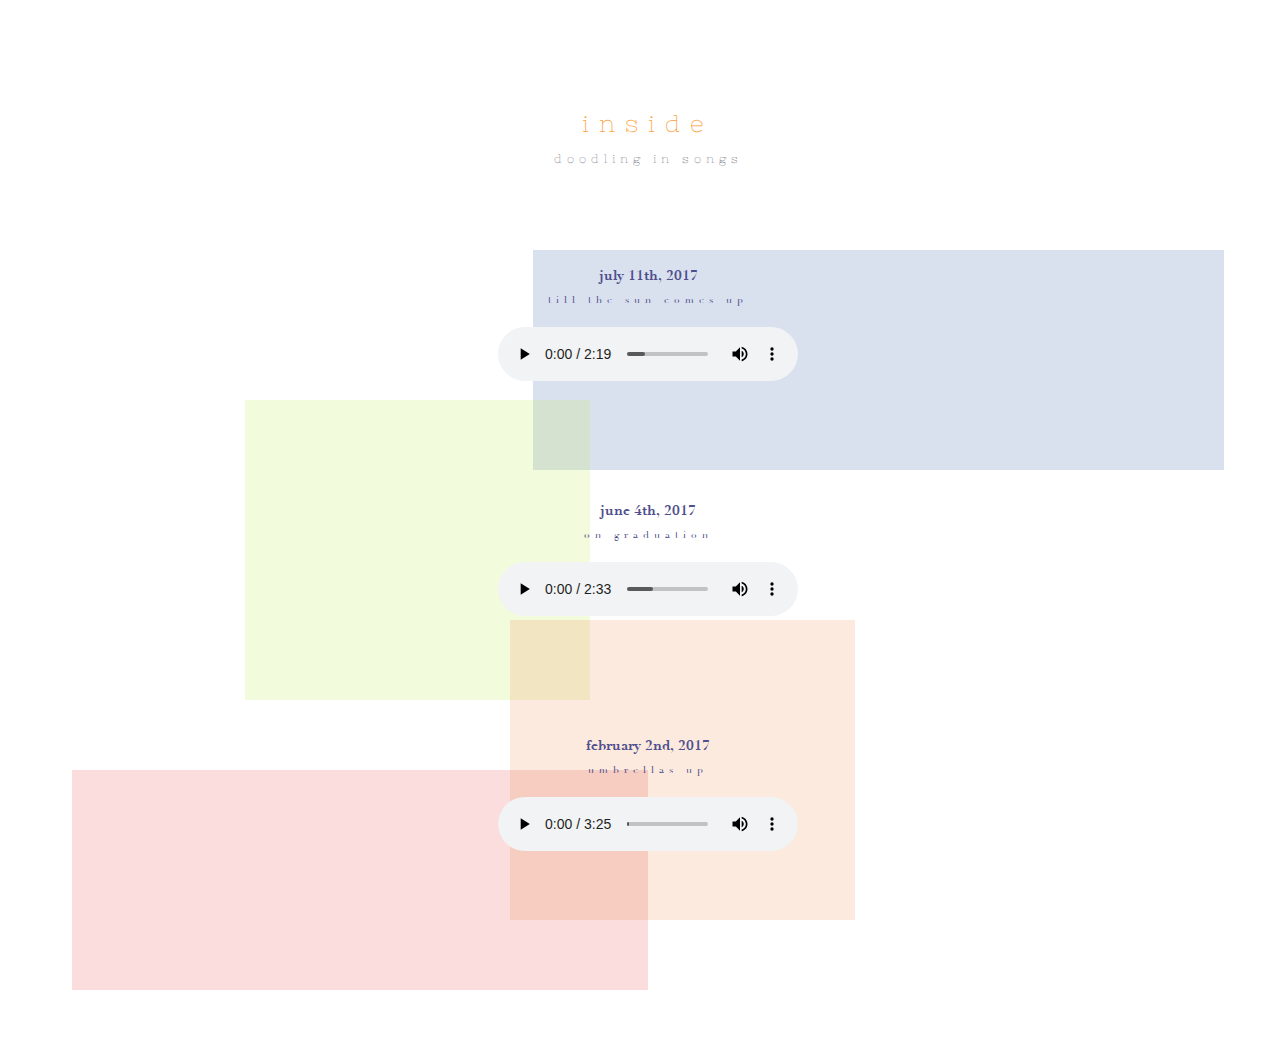
<file: inside/inside.html>
<html>
<head>
<title>inside</title>
<link rel = "stylesheet" type = "text/css" href = "./style/style.css">
</head>
<body>

<?php
if ($_POST['pass'] == 'shoowopdoowop')
echo ''
else 
header('Location:locked.html')
?>

<div id = "headercontainer">
<div class = "center" id = "h1">
	inside
	</div>
<div class = "center" id = "h2">
	doodling in songs
	</div>
</div>

<div id = "background">
	<div id = "shape1">
	</div>
	<div id = "shape2"> </div>
	<div id = "shape3"></div>
	<div id = "shape4"></div>
</div>

<div id = "songcontainer">
	<div id = "songbox">
	<div id = "contain">
	<div id = "h3">
	july 11th, 2017
	</div>
	<div id = "h4">
	till the sun comes up
	</div>
	</div>
	<div id = "contain">
	<audio controls>
	  <source src= "./assets/tillthesuncomesup.mp3" type="audio/mp3">
	</audio>
	</div>
	</div>

	<div id = "songbox">
	<div id = "contain">
	<div id = "h3">
	june 4th, 2017
	</div>
	<div id = "h4">
	on graduation
	</div>
	</div>
	<div id = "contain">
	<audio controls>
	  <source src= "./assets/cornysong.mp3" type="audio/mp3">
	</audio>
	</div>
	</div>

	<div id = "songbox">
	<div id = "contain">
	<div id = "h3">
	february 2nd, 2017
	</div>
	<div id = "h4">
	umbrellas up
	</div>
	</div>
	<div id = "contain">
	<audio controls>
	  <source src= "./assets/umbrellasup.mp3" type="audio/mp3">
	</audio>
	</div>
	</div>

</div>




</body>
</html>
</file>
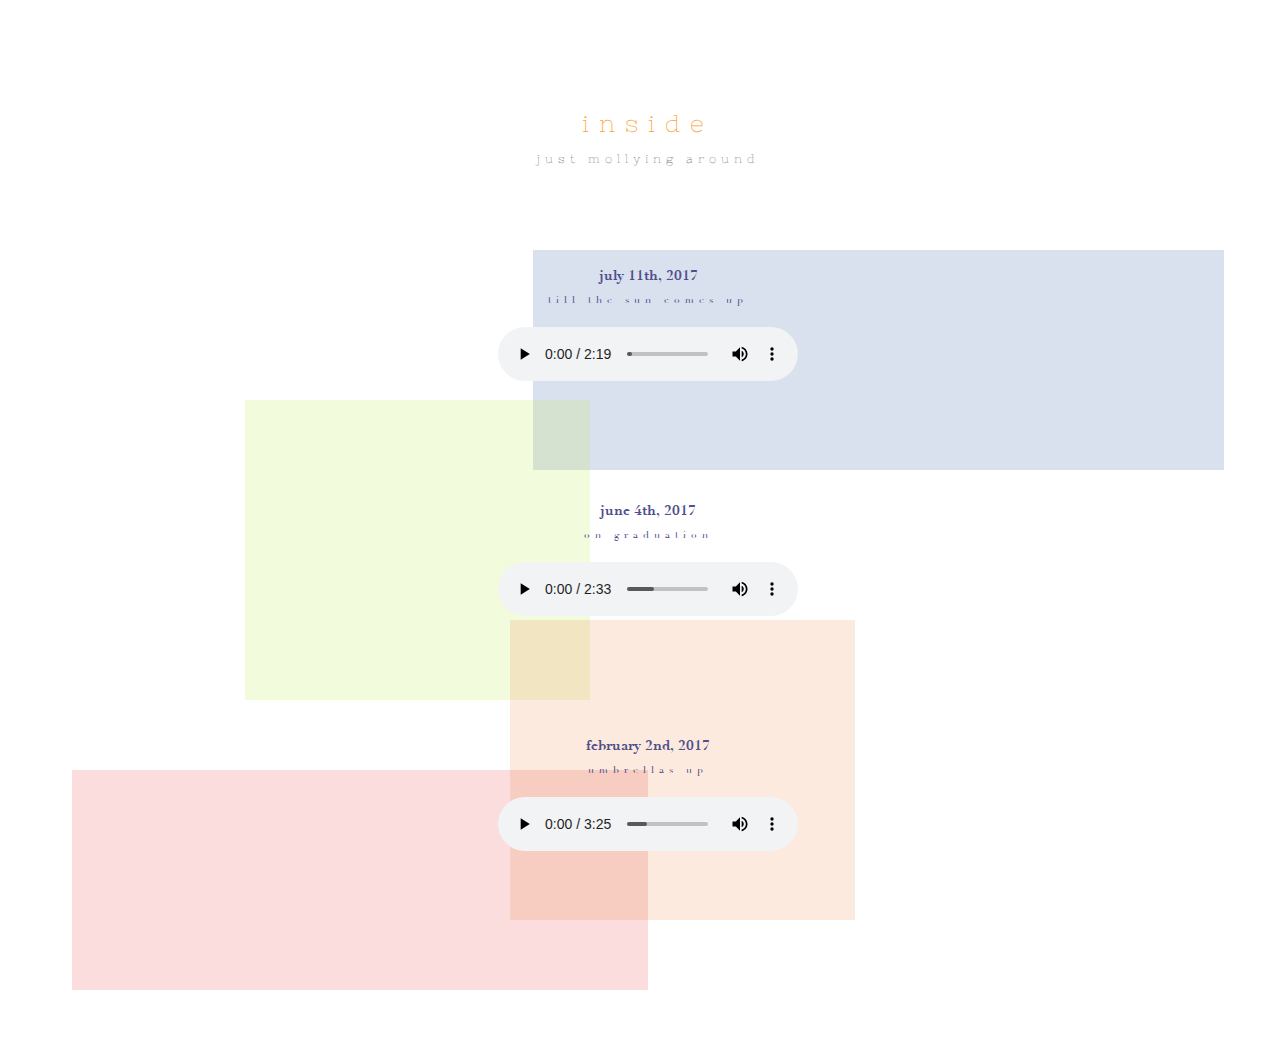
<file: inside/password.html>
<html>
<head>
<title>inside</title>
<link rel = "stylesheet" type = "text/css" href = "./style/style.css">
</head>
<body>

<?php
if ($_POST['pass'] == 'shoowopdoowop')
echo ''
else 
header('Location:index.html')
?>

<div id = "headercontainer">
<div class = "center" id = "h1">
	inside
	</div>
<div class = "center" id = "h2">
	just mollying around
	</div>
</div>

<div id = "background">
	<div id = "shape1">
	</div>
	<div id = "shape2"> </div>
	<div id = "shape3"></div>
	<div id = "shape4"></div>
</div>

<div id = "songcontainer">
	<div id = "songbox">
	<div id = "contain">
	<div id = "h3">
	july 11th, 2017
	</div>
	<div id = "h4">
	till the sun comes up
	</div>
	</div>
	<div id = "contain">
	<audio controls>
	  <source src= "./assets/tillthesuncomesup.mp3" type="audio/mp3">
	</audio>
	</div>
	</div>

	<div id = "songbox">
	<div id = "contain">
	<div id = "h3">
	june 4th, 2017
	</div>
	<div id = "h4">
	on graduation
	</div>
	</div>
	<div id = "contain">
	<audio controls>
	  <source src= "./assets/cornysong.mp3" type="audio/mp3">
	</audio>
	</div>
	</div>

	<div id = "songbox">
	<div id = "contain">
	<div id = "h3">
	february 2nd, 2017
	</div>
	<div id = "h4">
	umbrellas up
	</div>
	</div>
	<div id = "contain">
	<audio controls>
	  <source src= "./assets/umbrellasup.mp3" type="audio/mp3">
	</audio>
	</div>
	</div>

</div>




</body>
</html>
</file>
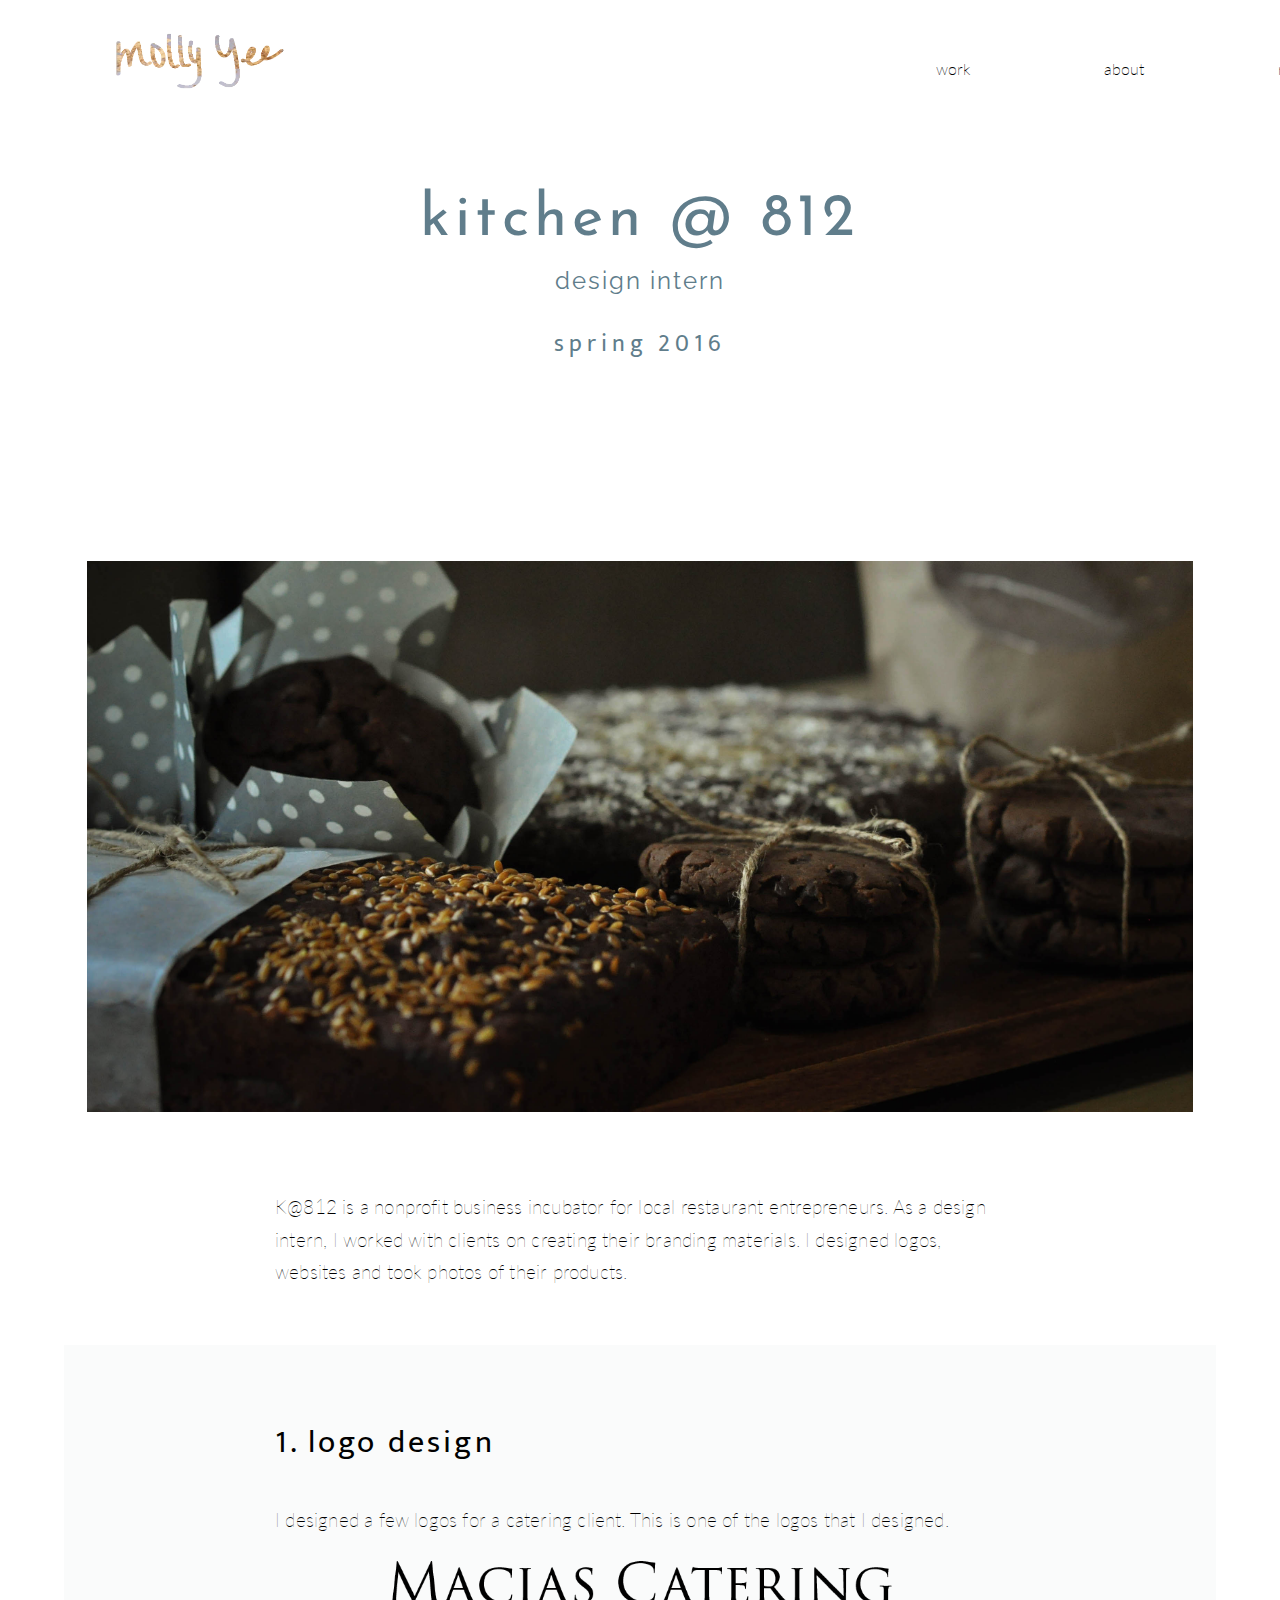
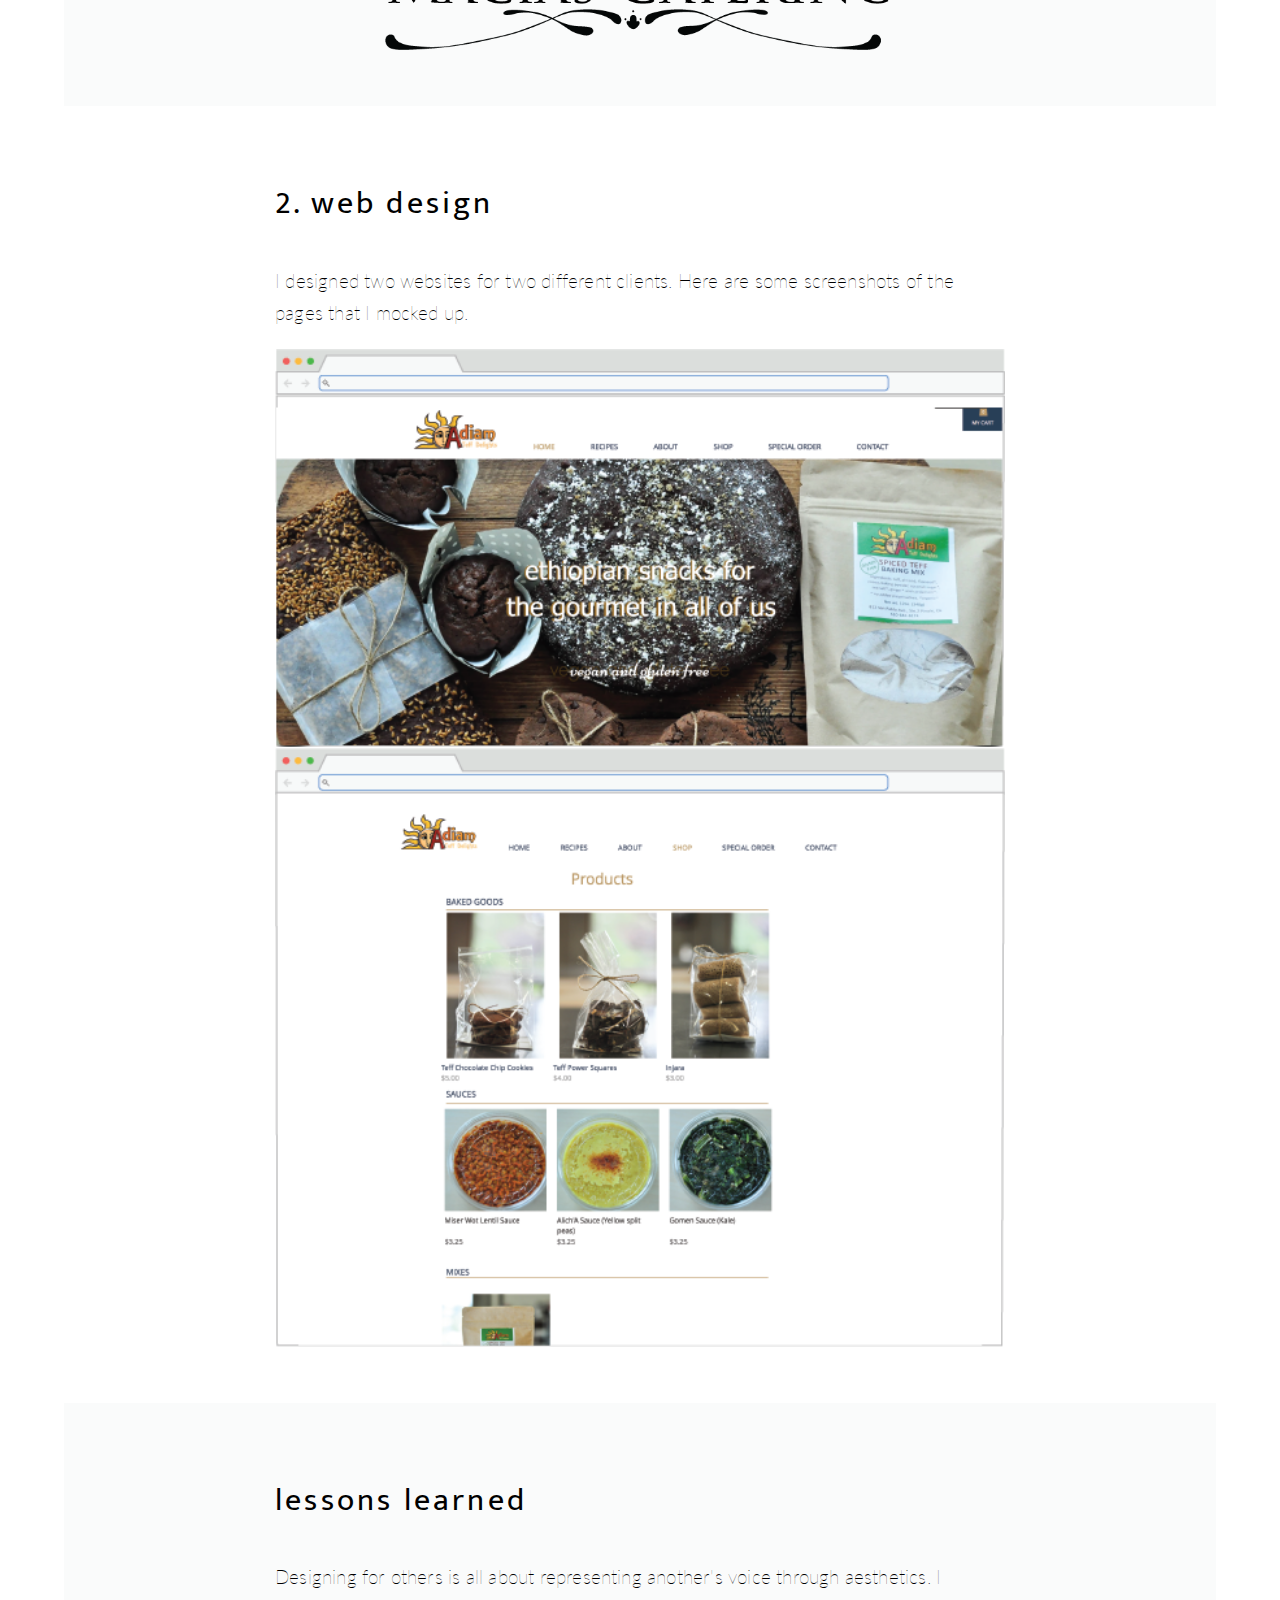
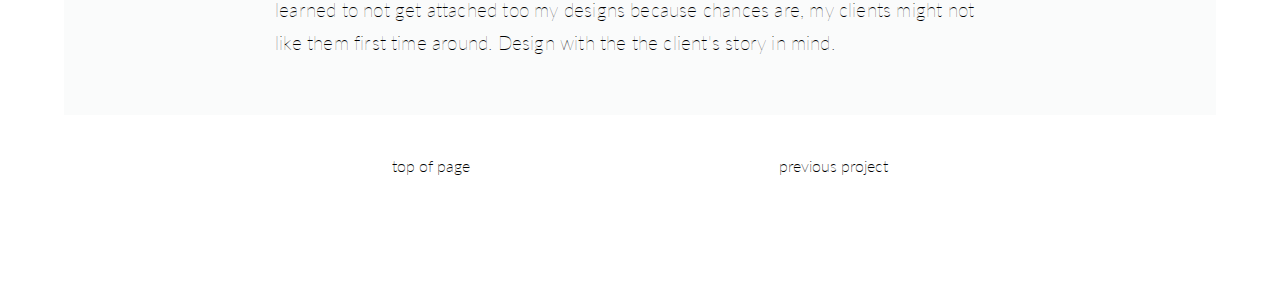
<file: k812/k812.html>
<!doctype = html>
<html>
<head>
    <link rel = "stylesheet" type = "text/css" href = "../style/webpage.css">
    <meta http-equiv="Content-Type" content="text/html; charset=UTF-8" />
    <link rel="icon" href="../assets/favicon.png">
        <link href="https://fonts.googleapis.com/css?family=Josefin+Sans:300|Raleway:300" rel="stylesheet">
<link href="https://fonts.googleapis.com/css?family=Lato:300, 400|Mukta+Vaani:200,600" rel="stylesheet">
<link href="https://fonts.googleapis.com/css?family=Mukta+Vaani:200, 300, 600" rel="stylesheet">
    <title>Kitchen@812</title>
</head>

<body>


<div id = "header">
	<div id = "nameicon">
	<img id = "mollyicon" src = "../assets/nameheader.jpg">
	</div>
	<div id = "emptyblock">
	</div>
	<div id = "navbar">
		<div id = "workbtn">
        <a class = "button" href = "http://mollyyee.com"> work </a>
        </div>
        <div id = "aboutbtn">
        <a class = "button" href = "../about/about.html"> about </a>
        </div>
        <div id = "resumebtn">
        <a class = "button" href = "../assets/Molly_Yee_Resume.pdf"> resume </a>
        </div>
    </div>
</div>

<div id = "intro"> 
	<div id = "container">
	<div id = "title"> kitchen @ 812 </div>
	<div id = "description"> design intern </div>
	<div id = "timeframe"> spring 2016 </div>
	</div> 
	</div>

<div class = "box">
<img id = "longimage" src = "./assets/intropic.jpg">
</div>

<div class = "box">
<div class = "margin"> 
	<div id = "whytext"> 
	<p> K@812 is a nonprofit business incubator for local restaurant entrepreneurs. As a design intern, I worked with clients on creating their branding materials. I designed logos, websites and took photos of their products. </p>
	</div>
	</div>
	</div>

<div class = "box2">
<div class = "margin"> 
	<div class = "subtitle"> 1. logo design </div>
	<p> I designed a few logos for a catering client. This is one of the logos that I designed. </p>
	<img class = "smallerblock" src = "./assets/maciaslogo.png">
	</div>
	</div>

<div class = "box">
<div class = "margin"> 
	<div class = "subtitle"> 2. web design </div>
	<p> I designed two websites for two different clients. Here are some screenshots of the pages that I mocked up. </p>
	<img class = "blockimg" src = "./assets/teff1.png">
	<img class = "blockimg" src = "./assets/teff2.png">
	</div>
	</div>

<div class = "box2">
<div class = "margin"> 
	<div class = "subtitle"> lessons learned </div>
	<p> Designing for others is all about representing another's voice through aesthetics. I learned to not get attached too my designs because chances are, my clients might not like them first time around. Design with the the client's story in mind. 
	</p>
	</div>
	</div>


<div id = "footer">
	<div id = "footbar">
		<div id = "workbtn">
        <a class = "button" href = "k812.html"> top of page </a>
        </div>
        <div id = "aboutbtn">
        <a class = "button" href = "../botw/botw.html"> previous project </a>
        </div>
    </div>
</div>



</body>
</file>
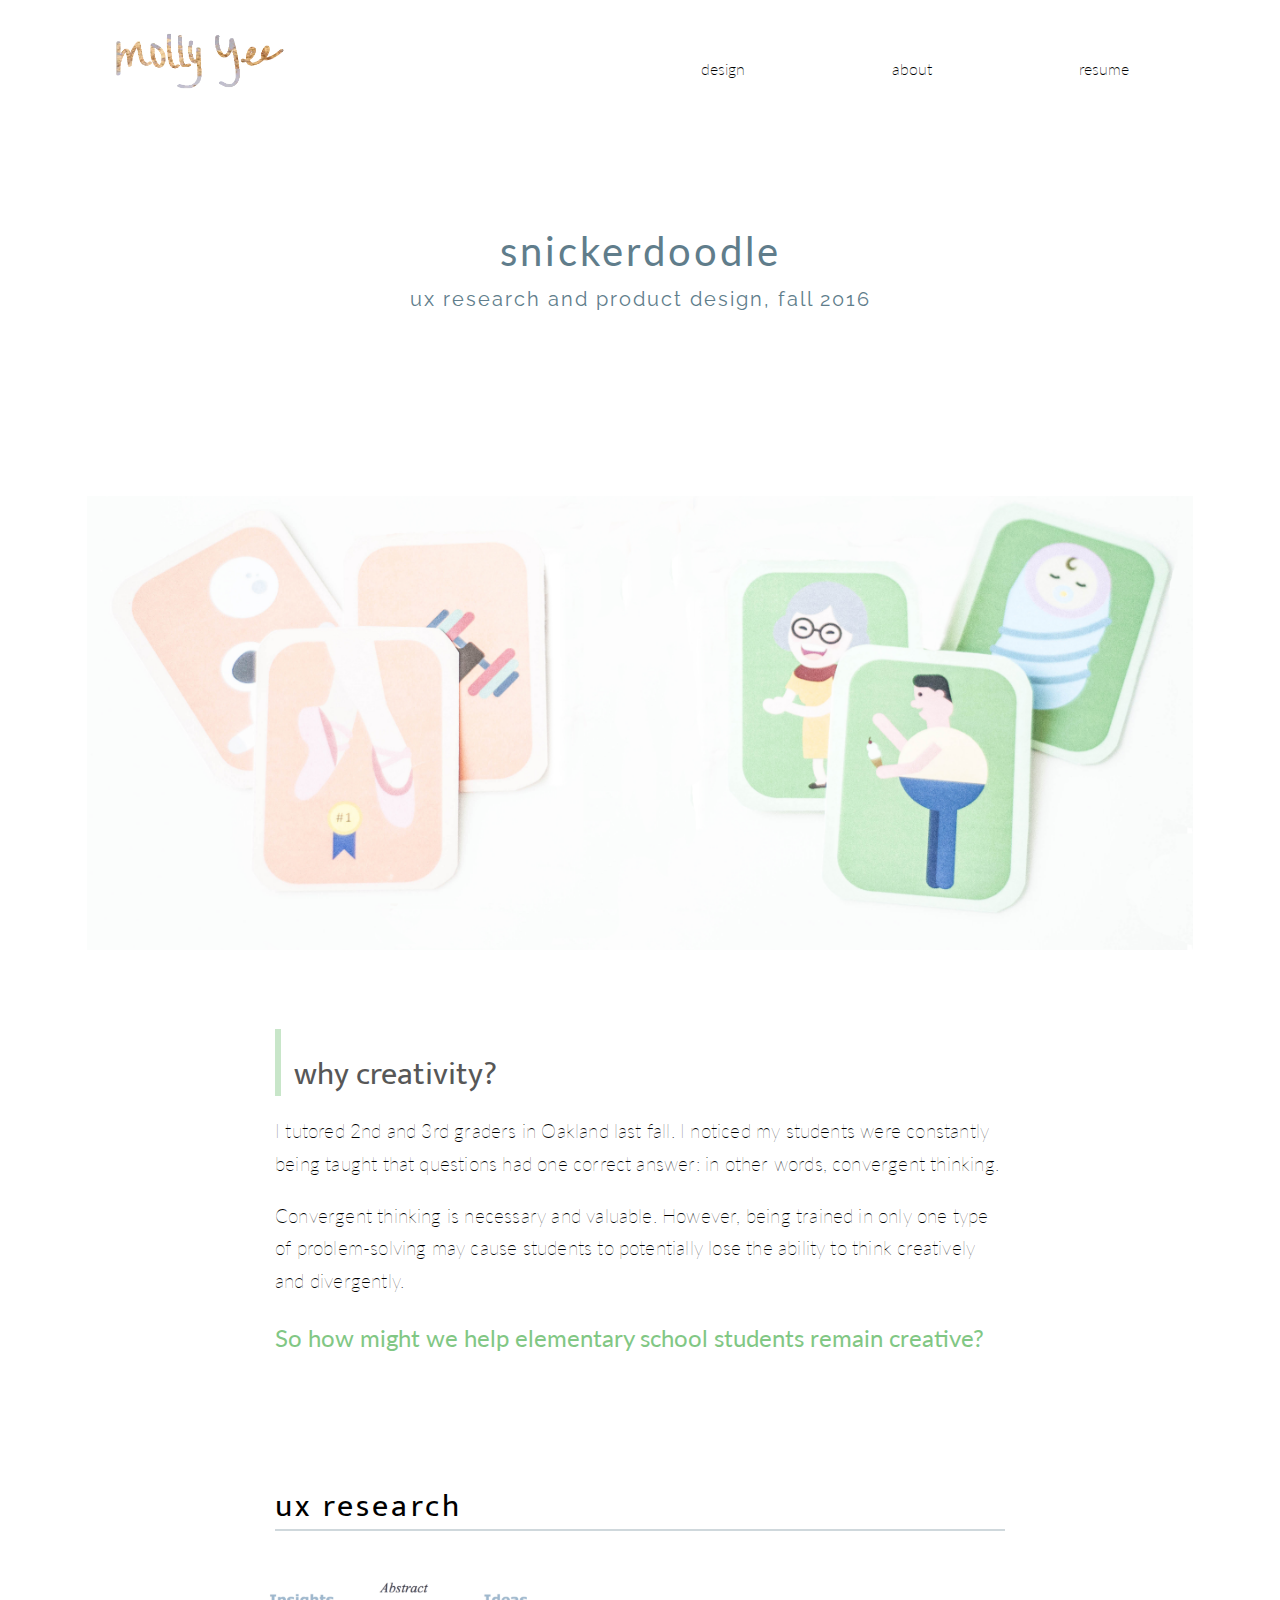
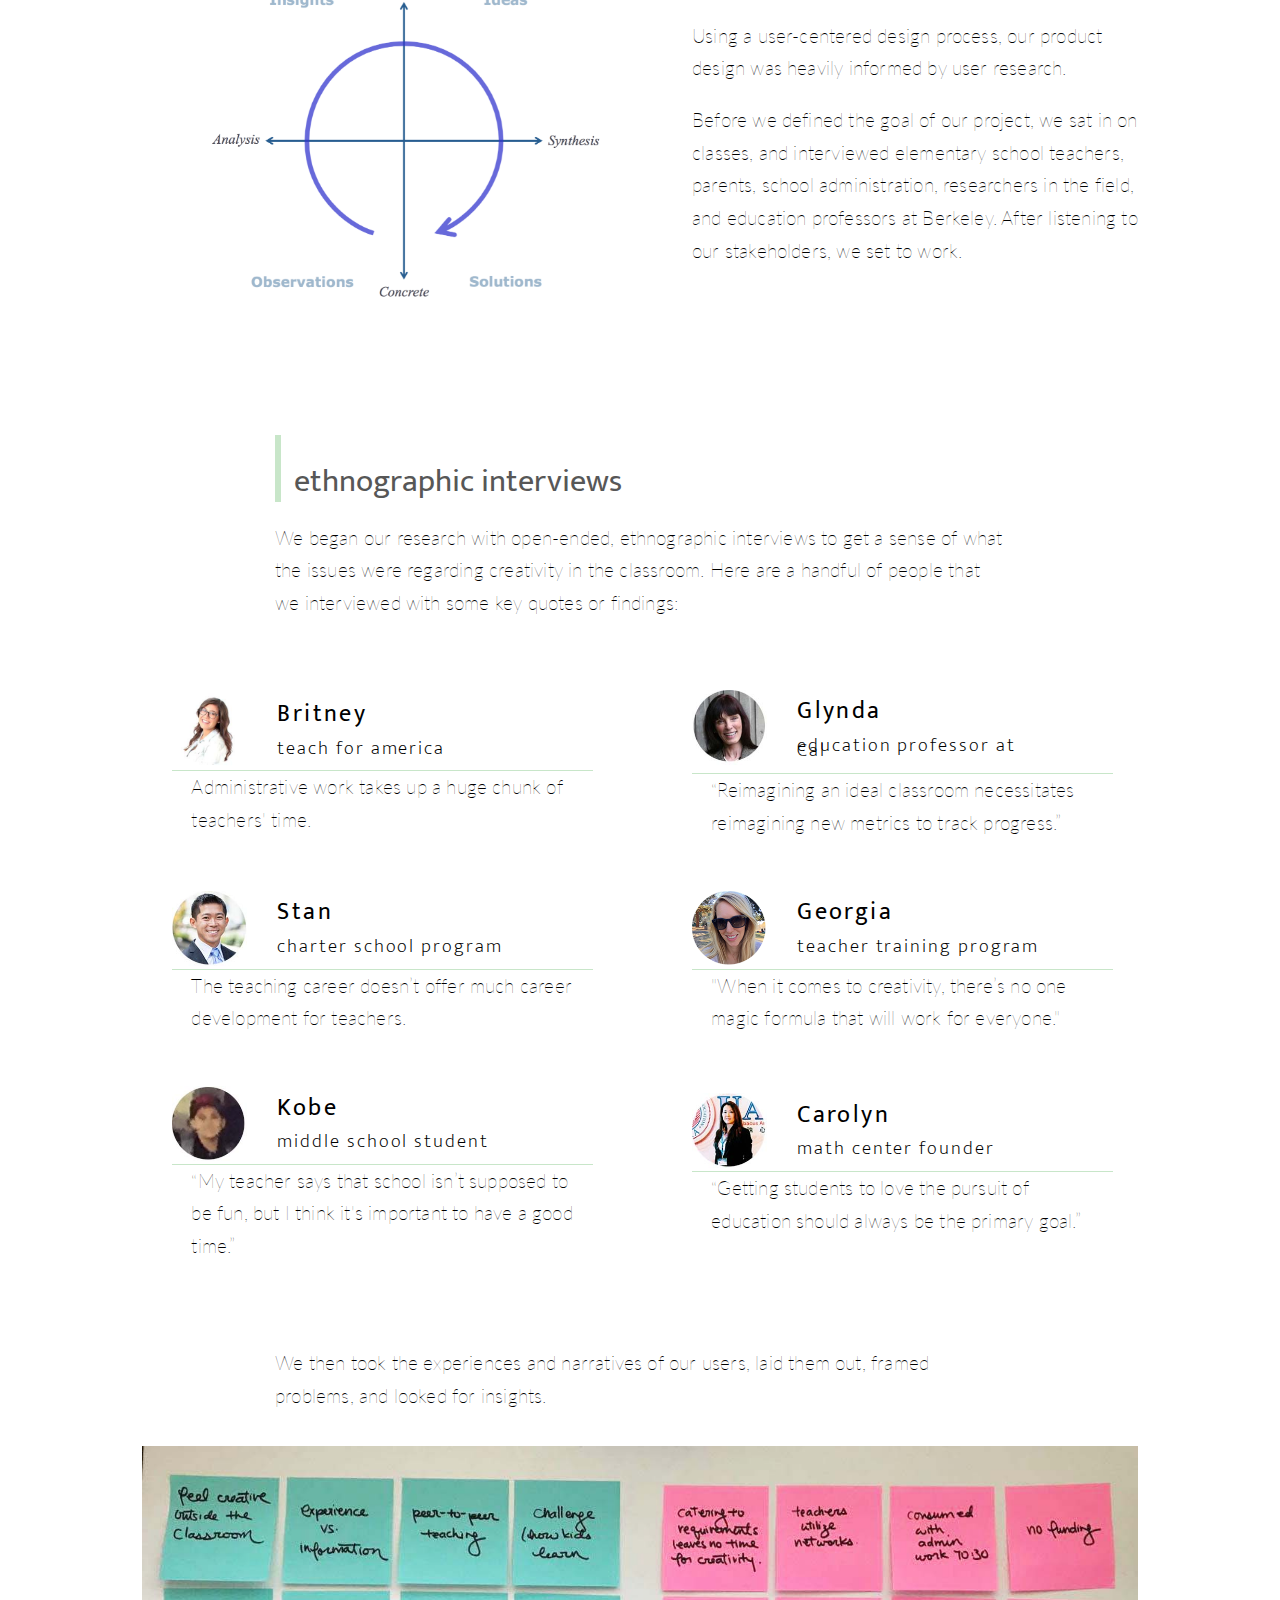
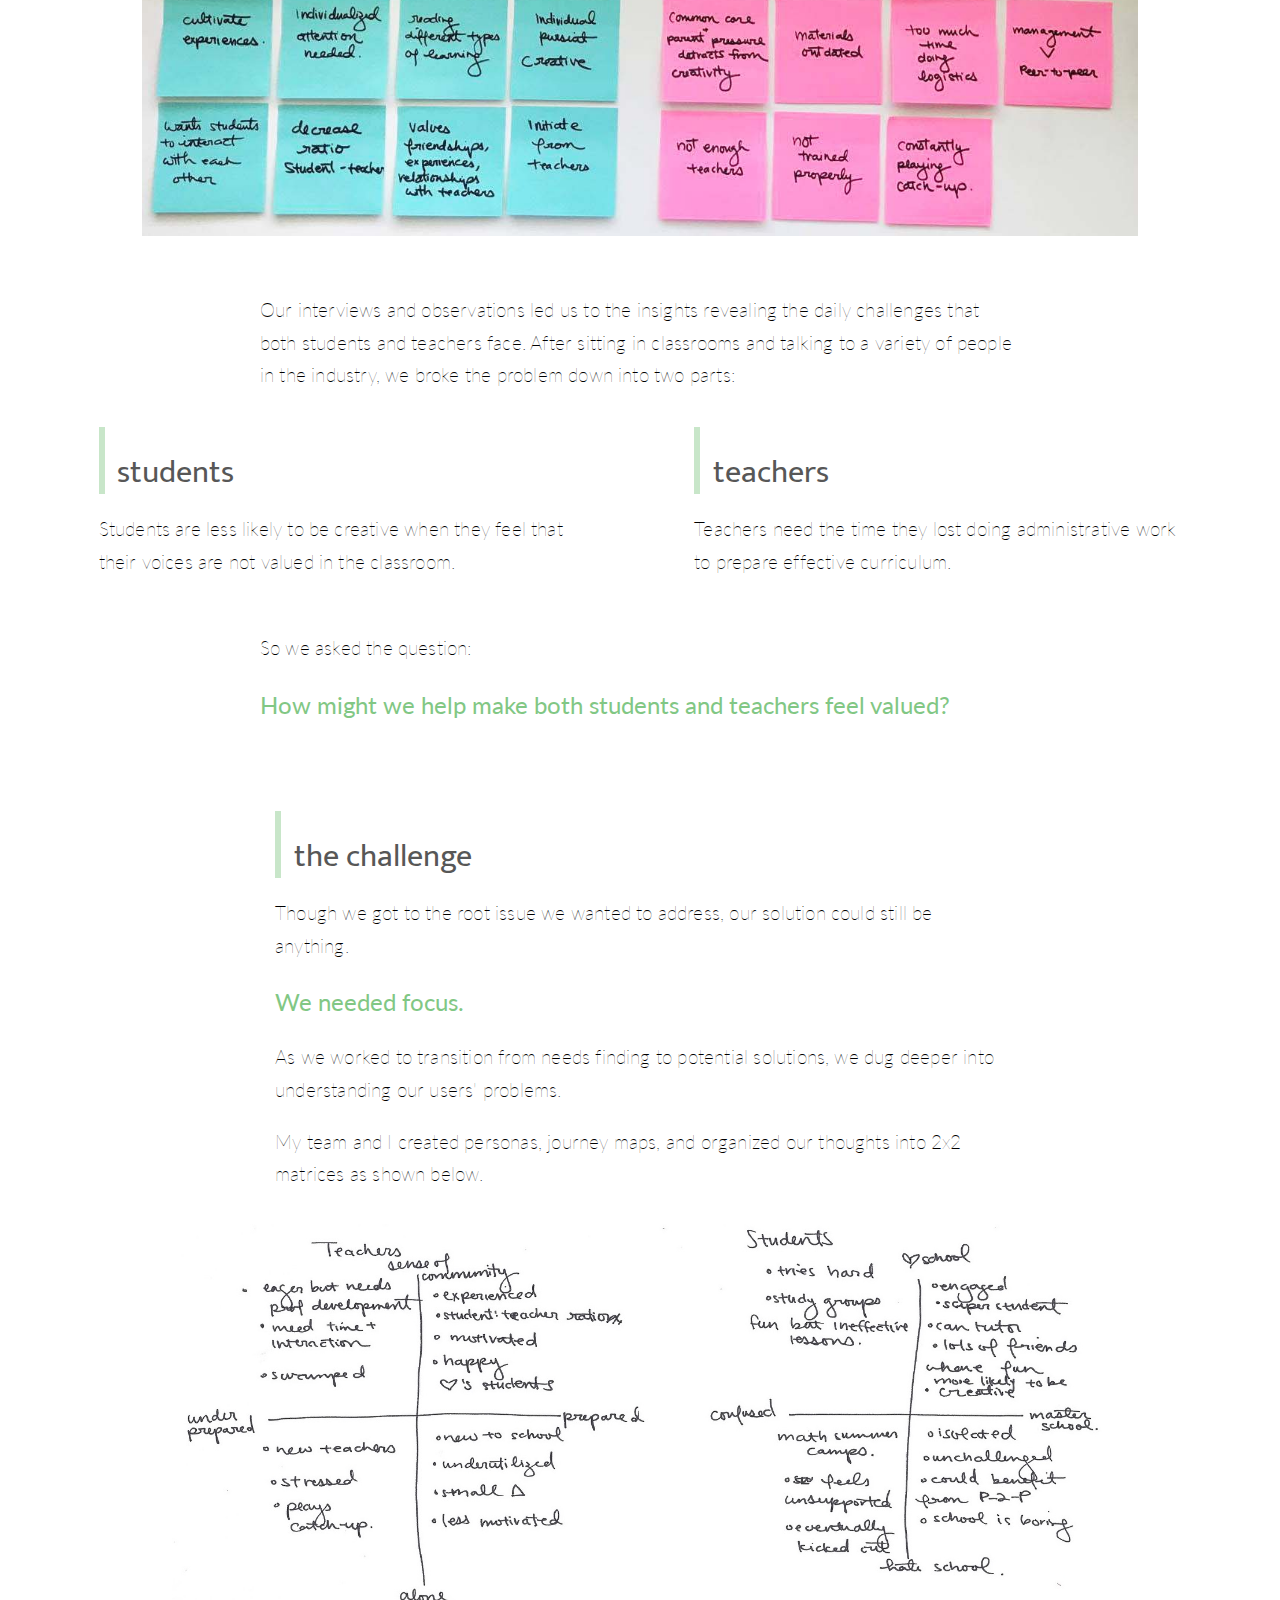
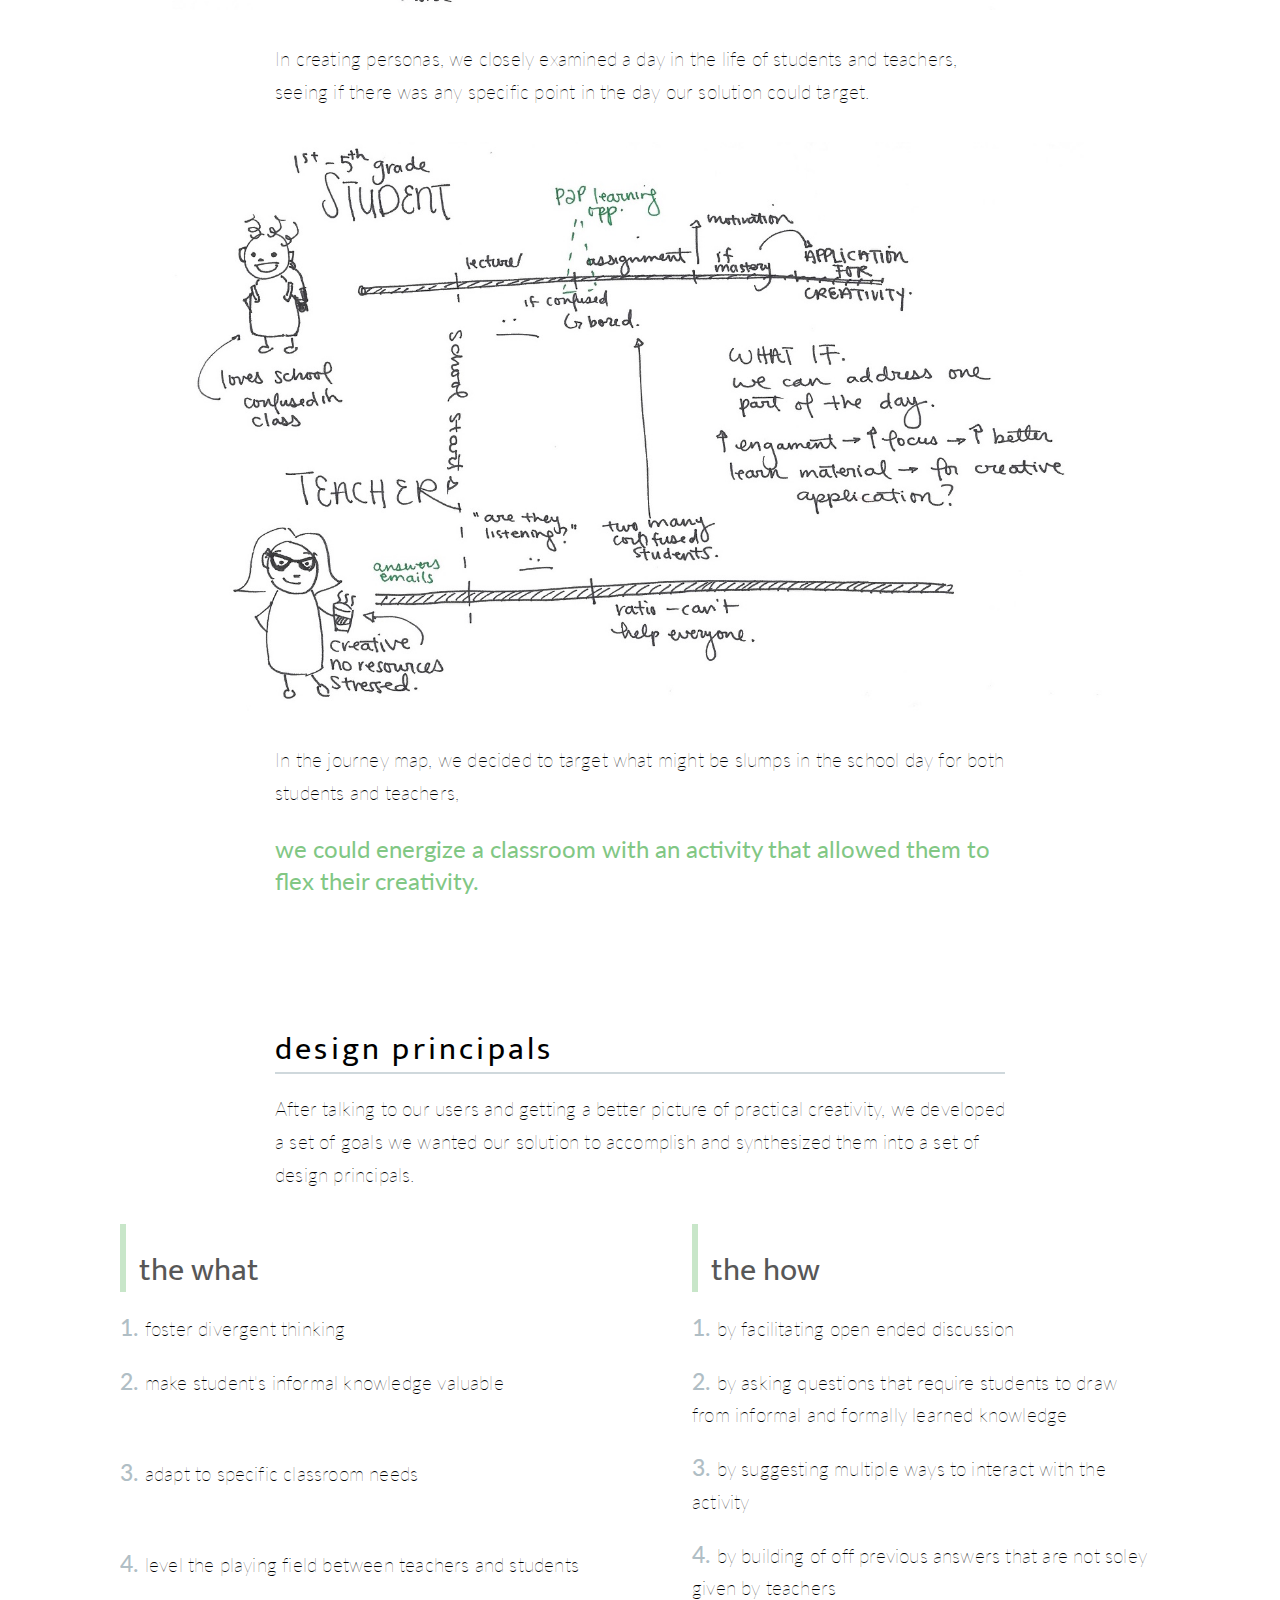
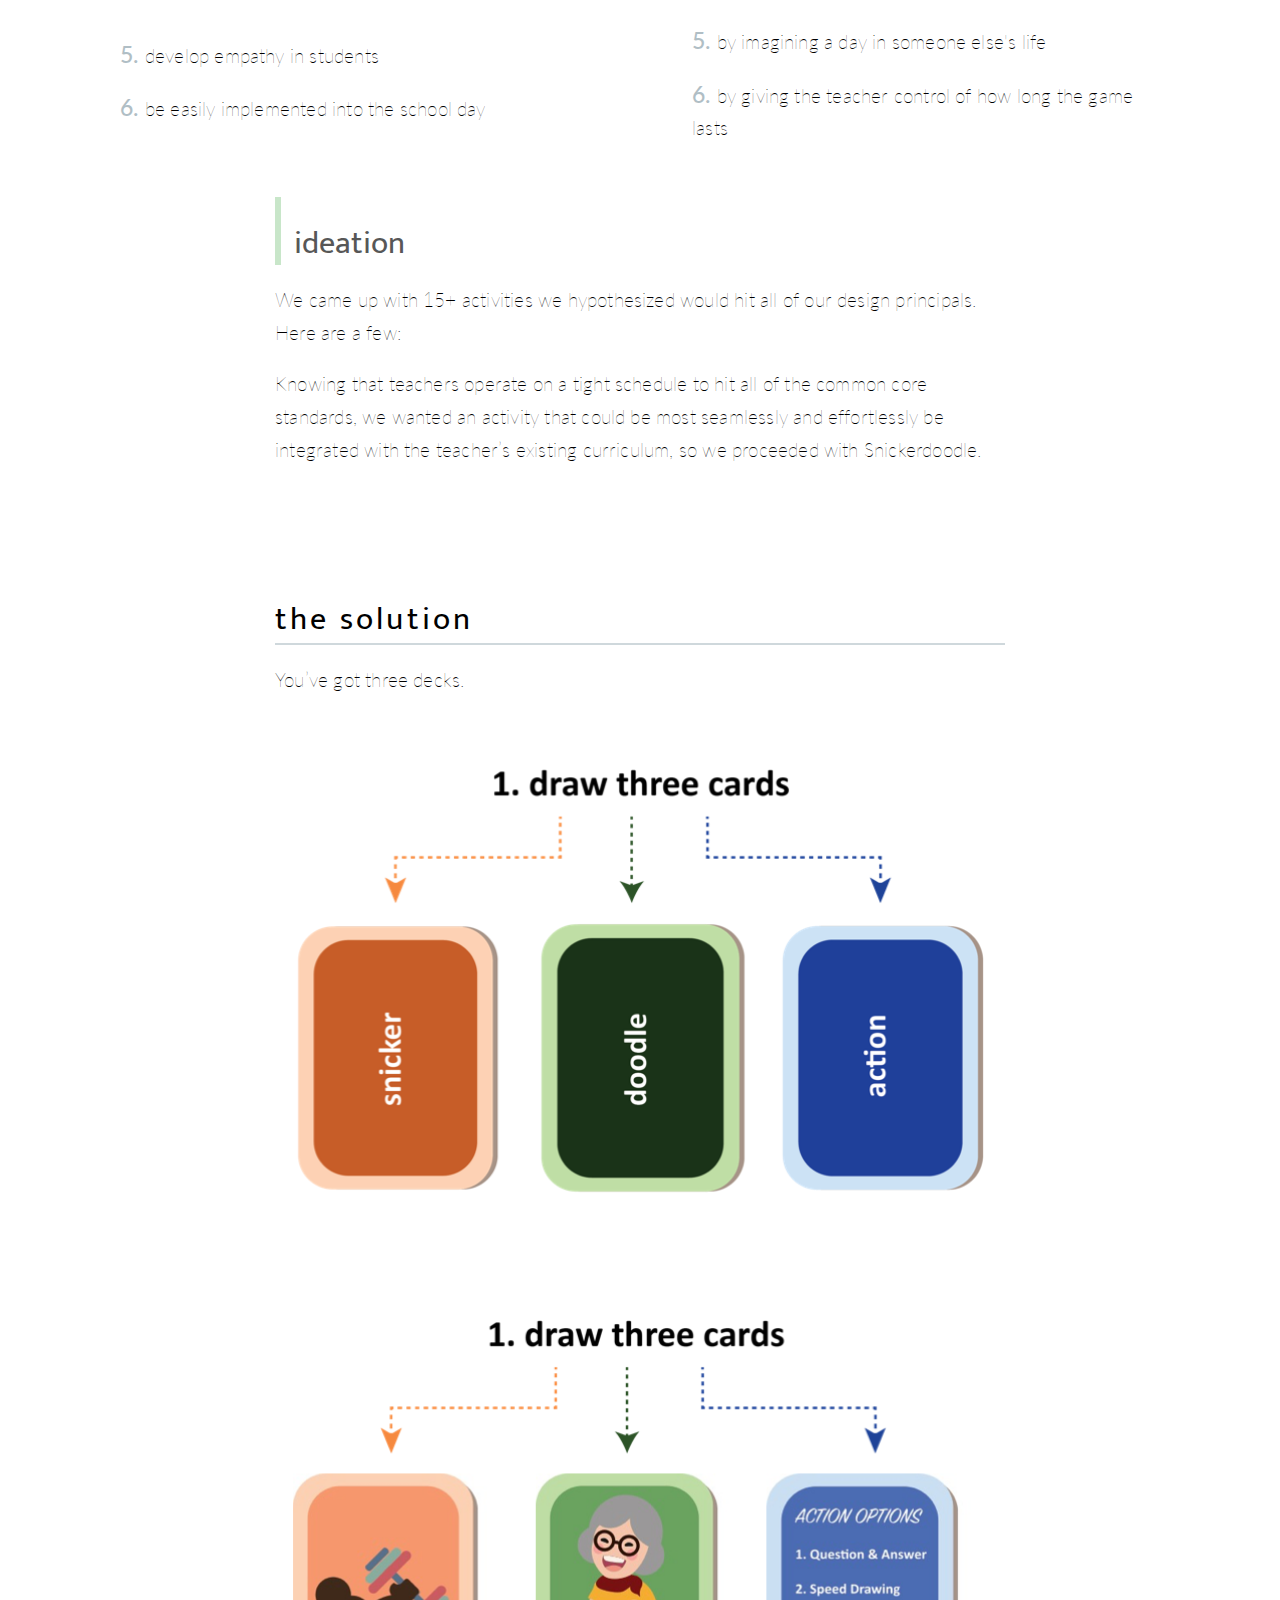
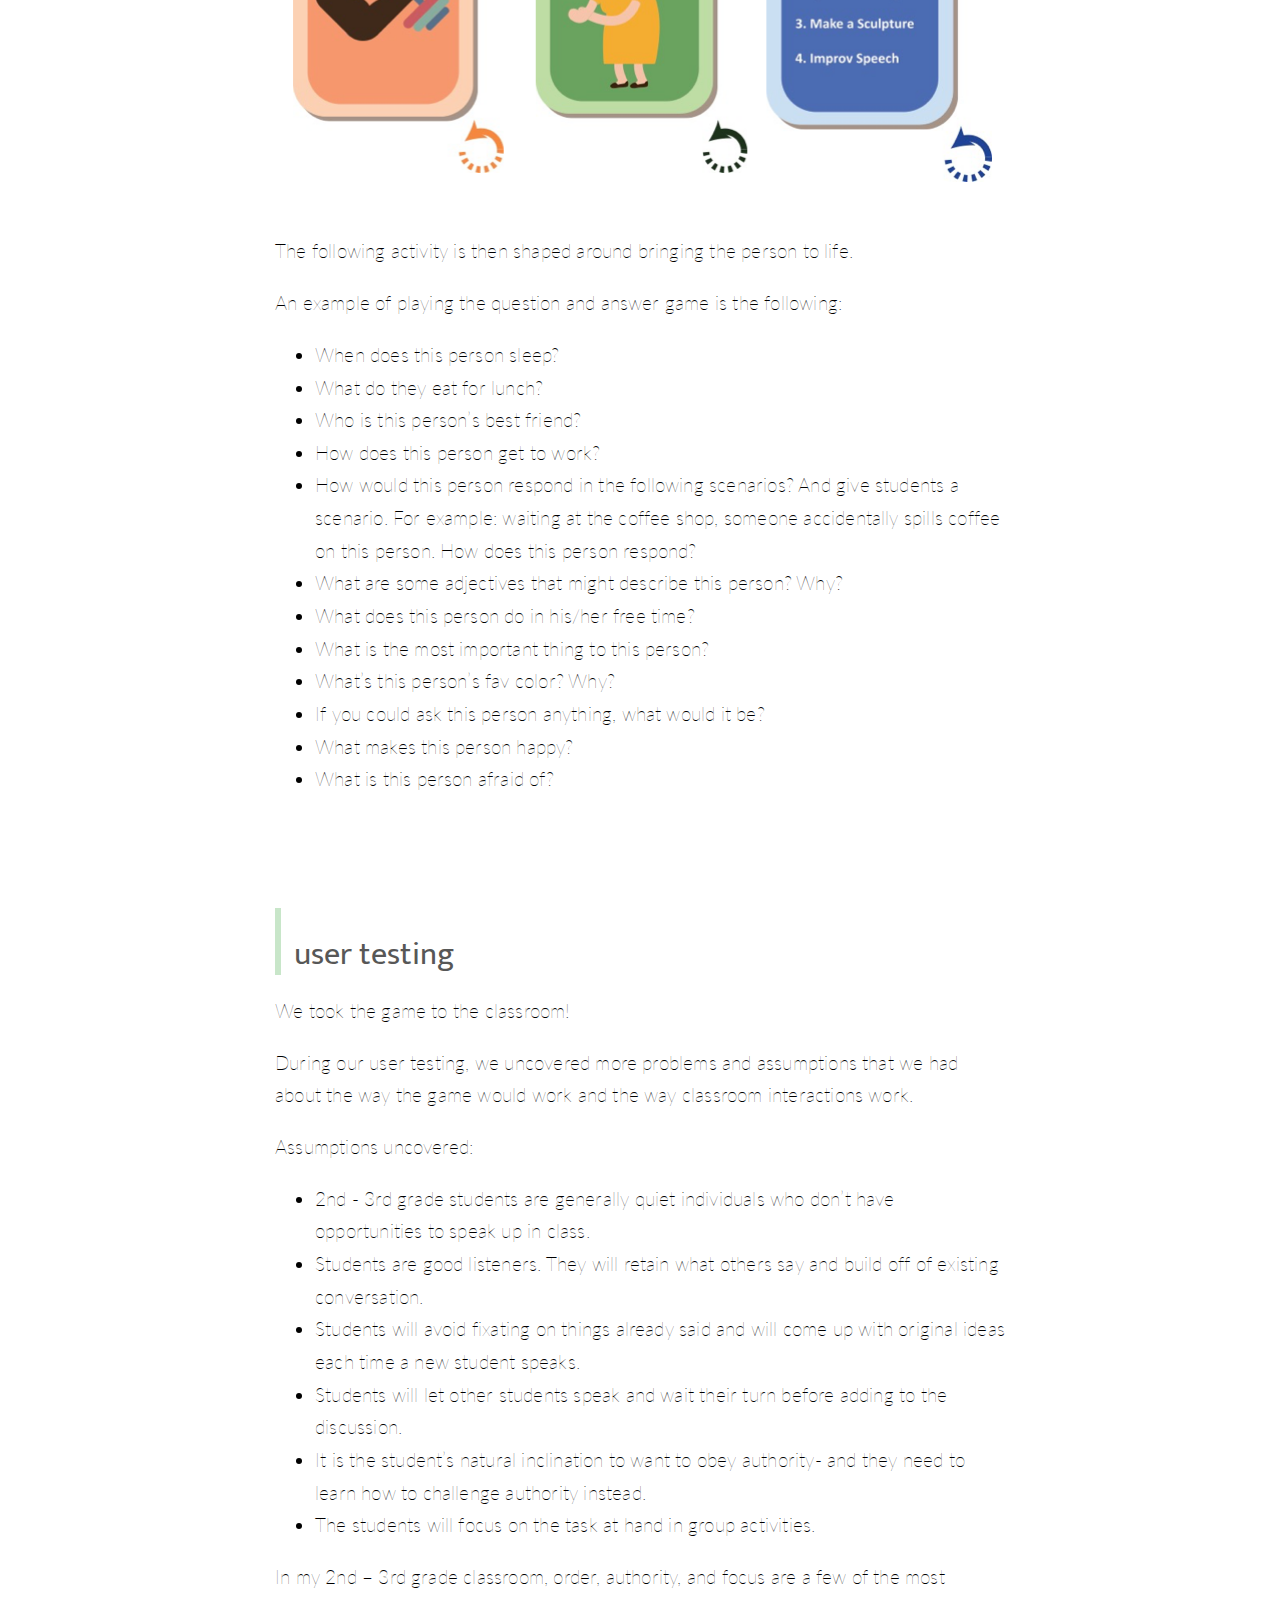
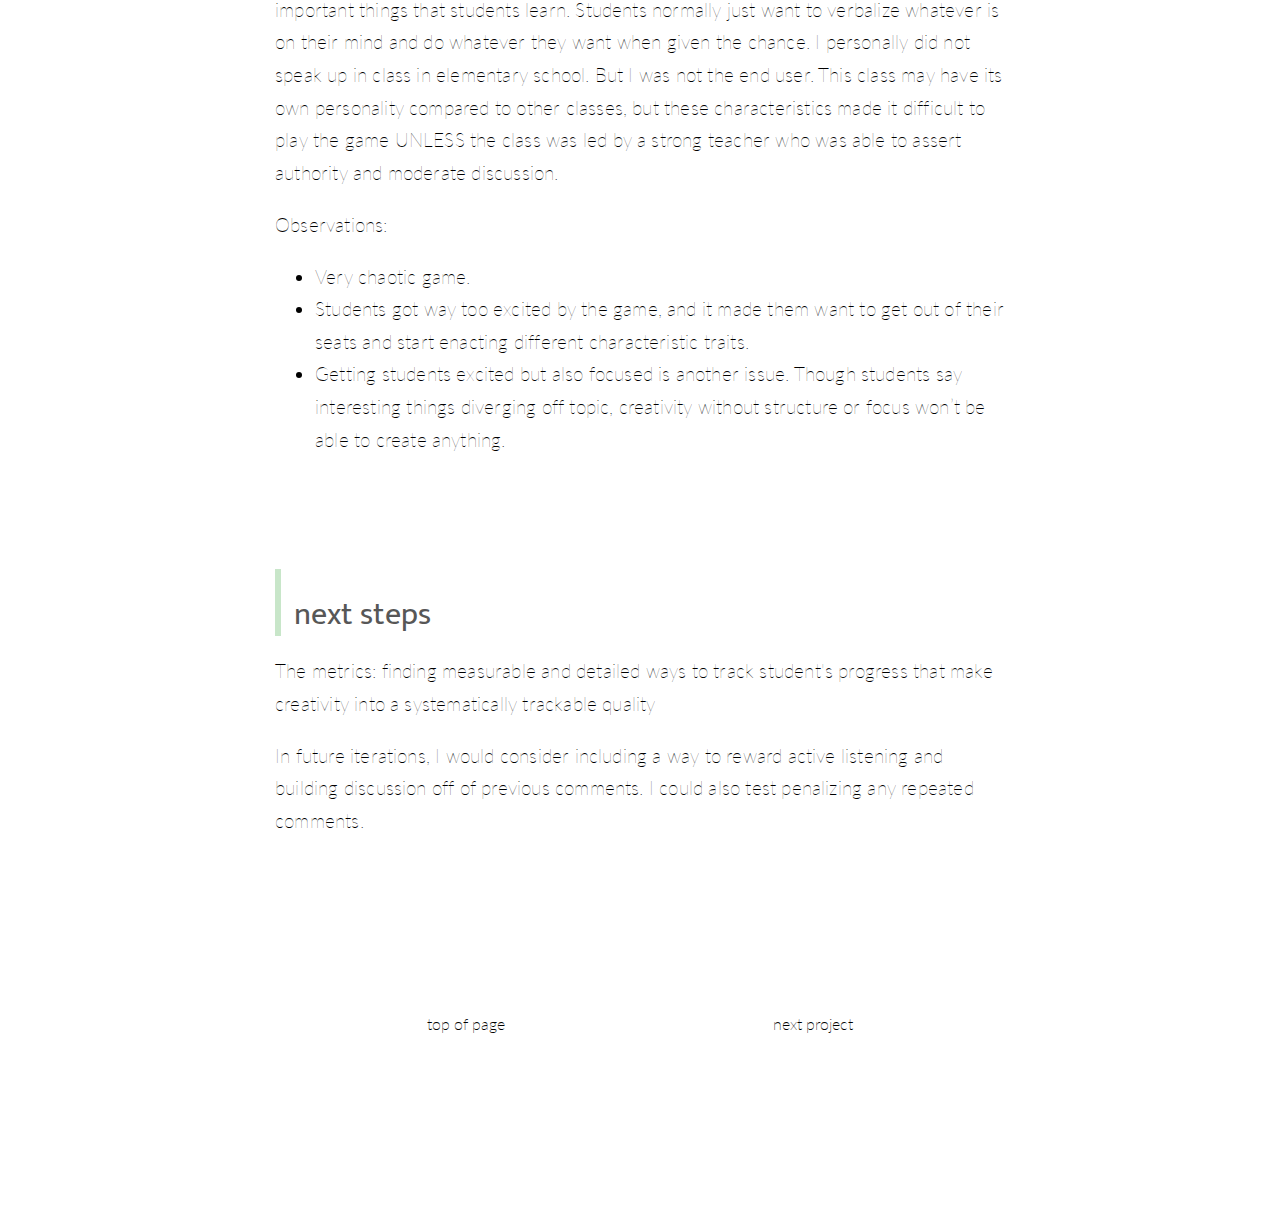
<file: snicker/snickerpage.html>
<!doctype = html>
<html>
<head>
    <link rel = "stylesheet" type = "text/css" href = "../style/webpage.css">
    <link rel = "stylesheet" type = "text/css" href = "../style/style.css">

    <link rel="icon" href="../assets/favicon.png">
    <title>Snickerdoodle</title>
    <meta http-equiv="Content-Type" content="text/html; charset=UTF-8" />
    <link href="https://fonts.googleapis.com/css?family=Josefin+Sans:300|Raleway:300" rel="stylesheet">
<link href="https://fonts.googleapis.com/css?family=Lato:300, 400|Mukta+Vaani:200,600" rel="stylesheet">
<link href="https://fonts.googleapis.com/css?family=Mukta+Vaani:200, 300, 600" rel="stylesheet">
</head>

<body>


<div id = "header">
	<div id = "nameicon">
	<a href = "http://www.mollyyee.com">
	<img id = "mollyicon" src = "../assets/nameheader.jpg"> </a>
	</div>
	<div id = "navbar">
		<div id = "workbtn">
        <a class = "button" href = "http://mollyyee.com"> design </a>
        </div>
        <div id = "aboutbtn">
        <a class = "button" href = "../about/about.html"> about </a>
        </div>
        <div id = "resumebtn">
        <a class = "button" href = "../assets/Molly_Yee_Resume.pdf"> resume </a>
        </div>
    </div>
</div>


<div class = "titlebox">

		<div id = "intropadding"> 
			<br>
			<br>
			<div id = "title"> snickerdoodle </div>
			<div id = "description"> ux research and product design, fall 2016 </div>
 			</div>
 			<br>
 			<br>

 		</div>


<div class = "box">
<img id = "longimage" src = "../assets/snickerdoodlelong.jpg">
</div>

<div class = "box">
<div class = "margin"> 
	<div class = "headercolumn" id = "snickercolumn">
	<div class = "linesubtitle"> why creativity? </div>
	</div>
	<div id = "whytext"> 
	<p> I tutored 2nd and 3rd graders in Oakland last fall. I noticed my students were constantly being taught that questions had one correct answer: in other words, convergent thinking. </p>
	<p> Convergent thinking is necessary and valuable. However, being trained in only one type of problem-solving may cause students to potentially lose the ability to think creatively and divergently. </p>

	<p class = "boldedfont" id = "snickerboldedfont"> So how might we help elementary school students remain creative? </p>

	</div>
	</div>
	</div>

<div class = "box">
<div class = "margin"> 
	<div class = "subtitleunderline"> ux research </div>
	</div>
<div class = "lessmargin">
	<div class = "flexcontainer">
	<div id = "halfcolumns">
	<img class = "longblock" src = "./assets/designprocess.png"> 
	</div>
	<div id = "halfcolumns">
	<p> Using a user-centered design process, our product design was heavily informed by user research. </p>
	<p>Before we defined the goal of our project, we sat in on classes, and interviewed elementary school teachers, parents, school administration, researchers in the field, and education professors at Berkeley. After listening to our stakeholders, we set to work. </p>
	</div>
	</div>
	</div>
	</div>
	</div>

<div class = "box">
<div class = "margin"> 
	<div class = "headercolumn" id = "snickercolumn">
	<div class = "linesubtitle"> ethnographic interviews </div> </div>
	<div id = "userneedstext">
	<p> We began our research with open-ended, ethnographic interviews to get a sense of what the issues were regarding creativity in the classroom. Here are a handful of people that we interviewed with some key quotes or findings:
	 </p>
	 <br>
	</div>
	</div>
<div class = "lessmargin">
	<div class = "flexcontainer" id = "horizontal">
	<div id = "halfcolumns"> 
	<div class = "interviewcards">
		<div class ="interviewunderline">
			<div class = "column25">
			<img class = "headshot" src = "../assets/britney.jpg">
			</div>
			<div class = "column34">
			<div class = "interviewname"> Britney <p id = "interviewcaption"> teach for america </p></div> 
			</div>
			</div>
			<p id = "interviewlearnings"> Administrative work takes up a huge chunk of teachers' time. </p>
			</div>
			</div>
	<div id = "halfcolumns"> 		
	<div class = "interviewcards">
		<div class ="interviewunderline">
			<div class = "column25">
			<img class = "headshot" src = "../assets/hull.jpg">
			</div>
			<div class = "column34">
			<div class = "interviewname"> Glynda <p id = "interviewcaption"> education professor at Cal </p></div> 
			</div>
			</div>
			<p id = "interviewlearnings"> “Reimagining an ideal classroom necessitates reimagining new metrics to track progress.” </p>
		</div>
		</div>
		</div>
	<div class = "flexcontainer" id = "horizontal">
	<div id = "halfcolumns"> 
		<div class = "interviewcards">
		<div class ="interviewunderline">
			<div class = "column25">
			<img class = "headshot" src = "../assets/stan.jpg">
			</div>
			<div class = "column34">
			<div class = "interviewname"> Stan <p id = "interviewcaption"> charter school program </p></div> 
			</div>
			</div>
			<p id = "interviewlearnings"> The teaching career doesn’t offer much career development for teachers. 
 </p>
		</div>
		</div>
	<div id = "halfcolumns"> 
		<div class = "interviewcards">
		<div class ="interviewunderline">
			<div class = "column25">
			<img class = "headshot" src = "../assets/georgia.jpg">
			</div>
			<div class = "column34">
			<div class = "interviewname"> Georgia <p id = "interviewcaption"> teacher training program</p></div> 
			</div>
			</div>
			<p id = "interviewlearnings"> "When it comes to creativity, there’s no one magic formula that will work for everyone."  </p>
			</div>
			</div>
			</div>
	<div class = "flexcontainer" id = "horizontal">
	<div id = "halfcolumns"> 	
		<div class = "interviewcards">
		<div class ="interviewunderline">
			<div class = "column25">
			<img class = "headshot" src = "../assets/kobe.jpg">
			</div>
			<div class = "column34">
			<div class = "interviewname"> Kobe <p id = "interviewcaption"> middle school student </p></div> 
			</div>
		</div>
		<p id = "interviewlearnings"> “My teacher says that school isn’t supposed to be fun, but I think it's important to have a good time.”
 		</p>
		</div>
		</div>
	<div id = "halfcolumns">
		<div class = "interviewcards">
		<div class ="interviewunderline">
			<div class = "column25">
			<img class = "headshot" src = "../assets/carolyn.jpg">
			</div>
			<div class = "column34">
			<div class = "interviewname"> Carolyn <p id = "interviewcaption"> math center founder </p></div> 
			</div>
		</div>
		<p id = "interviewlearnings"> “Getting students to love the pursuit of education should always be the primary goal.” 
 		</p>
 		<br>
		</div>
		</div>
		</div>
		</div>
	<div class = "margin">
	<p> We then took the experiences and narratives of our users, laid them out, framed problems, and looked for insights.   
	</div>
	<img class = "longblock" src = "./assets/stickies.jpg">

</div>
<div class = "margin">
<p> Our interviews and observations led us to the insights revealing the daily challenges that both students and teachers face. After sitting in classrooms and talking to a variety of people in the industry, we broke the problem down into two parts: </p>
</div>
<div class = "lessmargin">
<div class = "flexcontainer">
	<div id = "halfcolumns1">
	<div class = "headercolumn" id = "snickercolumn">
		<div class = "linesubtitle"> students </div>
		</div>
		<div id = "thetext">
		<p> Students are less likely to be creative when they feel that their voices are not valued in the classroom. </p>
		</div>
	</div>
	<div id = "halfcolumns">
	<div class = "headercolumn" id = "snickercolumn">
		<div class = "linesubtitle"> teachers </div>
		</div>
		<div id = "thetext">
		<p> Teachers need the time they lost doing administrative work to prepare effective curriculum. </p>
		</div>
	</div>
</div>
</div>
<div class = "margin">

	<p> So we asked the question: </p>

	<p class = "boldedfont" id = "snickerboldedfont"> How might we help make both students and teachers feel valued? </p>

	</div>
	</div>
	</div>
	</div>

<div class = "box">
<div class = "margin"> 
	<div class = "headercolumn" id = "snickercolumn">
		<div class = "linesubtitle"> the challenge </div>
		</div>	<div id = "thechallengetext"> 
	<p> Though we got to the root issue we wanted to address, our solution could still be anything. </p>
	<p class = "boldedfont" id = "snickerboldedfont"> We needed focus. </p>

	<p> As we worked to transition from needs finding to potential solutions, we dug deeper into understanding our users' problems. </p>

	<p> My team and I created personas, journey maps, and organized our thoughts into 2x2 matrices as shown below. </p>
	</div>
	</div>
	<div class = "lessmargin">
	<img class = "longblock" src = "./assets/matrices.jpg">
	</div>
	<div class = "margin">
	<div id = "thechallengetext">
	<p> In creating personas, we closely examined a day in the life of students and teachers, seeing if there was any specific point in the day our solution could target. </p>
	</div>
	</div>
	<div class = "lessmargin">
	<img class = "longblock" src = "./assets/dayinthelife.jpg">
	</div>
	<div class = "margin">
	<p> In the journey map, we decided to target what might be slumps in the school day for both students and teachers,  </p>
	<p class = "boldedfont" id = "snickerboldedfont"> we could energize a classroom with an activity that allowed them to flex their creativity.  </p>


	</div>
	</div>

<div class = "box">
<div class = "margin"> 
	<div class = "subtitleunderline"> design principals </div>
	<p> After talking to our users and getting a better picture of practical creativity, we developed a set of goals we wanted our solution to accomplish and synthesized them into a set of design principals. 
<!-- 		<div class = "headercolumn" id = "snickercolumn">
		<div class = "linesubtitle"> design principals </div>
		</div>-->
		</div> 
<div class = "lessmargin">
	<div class = "flexcontainer">
	<div id = "halfcolumns1">
	<div class = "headercolumn" id = "snickercolumn">
		<div class = "linesubtitle"> the what </div>
		</div>
		<div id = "thetext">
		<p> <a class = "numbering"> 1. </a> foster divergent thinking</p>
		<p> <a class = "numbering"> 2. </a> make student's informal knowledge valuable </p> <br>
		<p> <a class = "numbering"> 3. </a> adapt to specific classroom needs </p> <br>
		<p> <a class = "numbering"> 4. </a> level the playing field between teachers and students </p> <br>
		<p> <a class = "numbering"> 5. </a> develop empathy in students </p>
		<p> <a class = "numbering"> 6. </a> be easily implemented into the school day </p>
		</div>
	</div>
	<div id = "halfcolumns">
	<div class = "headercolumn" id = "snickercolumn">
		<div class = "linesubtitle"> the how </div>
		</div>
		<div id = "thetext">
		<p> <a class = "numbering"> 1. </a> by facilitating open ended discussion</p>
		<p> <a class = "numbering"> 2. </a> by asking questions that require students to draw from informal and formally learned knowledge </p>
		<p> <a class = "numbering"> 3. </a> by suggesting multiple ways to interact with the activity </p>
		<p> <a class = "numbering"> 4. </a> by building of off previous answers that are not soley given by teachers </p>
		<p> <a class = "numbering"> 5. </a> by imagining a day in someone else's life </p>
		<p> <a class = "numbering"> 6. </a> by giving the teacher control of how long the game lasts  </p>
		</div>
	</div>
</div>	
</div>
<div class = "margin">
	<div class = "headercolumn" id = "snickercolumn">
		<div class = "linesubtitle"> ideation </div>
		</div>	
		<p> We came up with 15+ activities we hypothesized would hit all of our design principals. Here are a few: </p>

	<p> Knowing that teachers operate on a tight schedule to hit all of the common core standards, we wanted an activity that could be most seamlessly and effortlessly be integrated with the teacher’s existing curriculum, so we proceeded with Snickerdoodle. </p>
	</div>
	</div>



<div class = "box">
<div class = "margin"> 
	<div class = "subtitleunderline"> the solution </div>
	
	<p> You’ve got three decks. </p>
	<img class = "blockimg" src = "./assets/play1.png"> 
	<img class = "blockimg" src = "./assets/play2.png">
	<p> The following activity is then shaped around bringing the person to life. </p>
	<p> An example of playing the question and answer game is the following: </p>
	<ul id = "spacing2">
		<li> When does this person sleep? </li>
		<li> What do they eat for lunch? </li>
		<li> Who is this person’s best friend? </li>
		<li> How does this person get to work? </li>
		<li> How would this person respond in the following scenarios? And give students a scenario. For example: waiting at the coffee shop, someone accidentally spills coffee on this person. How does this person respond? </li>
		<li> What are some adjectives that might describe this person? Why? </li>
		<li> What does this person do in his/her free time? </li>
		<li> What is the most important thing to this person? </li>
		<li> What’s this person’s fav color? Why? </li>
		<li> If you could ask this person anything, what would it be? </li>
		<li> What makes this person happy? </li>
		<li> What is this person afraid of? </li>
	</ul>
	</div>
	</div>

<div class = "box">
<div class = "margin"> 
	<div class = "headercolumn" id = "snickercolumn">
		<div class = "linesubtitle"> user testing </div>
		</div>		
	<p> We took the game to the classroom! </p>
	<p> During our user testing, we uncovered more problems and assumptions that we had about the way the game would work and the way classroom interactions work. </p>

	<p> Assumptions uncovered: </p>
	<ul class = "losebullets" id = "spacing2"> 
	<li>
	2nd - 3rd grade students are generally quiet individuals who don’t have opportunities to speak up in class. </li>
	<li> Students are good listeners. They will retain what others say and build off of existing conversation. </li>
	<li> Students will avoid fixating on things already said and will come up with original ideas each time a new student speaks. </li>
	<li> Students will let other students speak and wait their turn before adding to the discussion. </li>
	<li> It is the student’s natural inclination to want to obey authority- and they need to learn how to challenge authority instead. </li>
	<li> The students will focus on the task at hand in group activities. </li>
	</ul>
	<p> In my 2nd – 3rd grade classroom, order, authority, and focus are a few of the most important things that students learn. Students normally just want to verbalize whatever is on their mind and do whatever they want when given the chance. I personally did not speak up in class in elementary school. But I was not the end user. This class may have its own personality compared to other classes, but these characteristics made it difficult to play the game UNLESS the class was led by a strong teacher who was able to assert authority and moderate discussion. </p>
	<p> Observations: </p>
	<ul id = "spacing2">
	<li> Very chaotic game. </li>
	<li> Students got way too excited by the game, and it made them want to get out of their seats and start enacting different characteristic traits. </li>
	<li> Getting students excited but also focused is another issue. Though students say interesting things diverging off topic, creativity without structure or focus won’t be able to create anything. </li>
	</ul>

	</div>
	</div>

<div class = "box">
<div class = "margin"> 
	<div class = "headercolumn" id = "snickercolumn">
		<div class = "linesubtitle"> next steps</div>
		</div>	
	<p> The metrics: finding measurable and detailed ways to track student's progress that make creativity into a systematically trackable quality </p>
	<p> In future iterations, I would consider including a way to reward active listening and building discussion off of previous comments. I could also test penalizing any repeated comments. </p>

		</div>
		</div>



<div id = "footer">
	<div id = "footbar">
		<div id = "workbtn">
        <a class = "button" href = "snickerpage.html"> top of page </a>
        </div>
        <div id = "aboutbtn">
        <a class = "button" href = "../botw/botw.html"> next project </a>
        </div>
    </div>
</div>


</body>



</html>
</file>
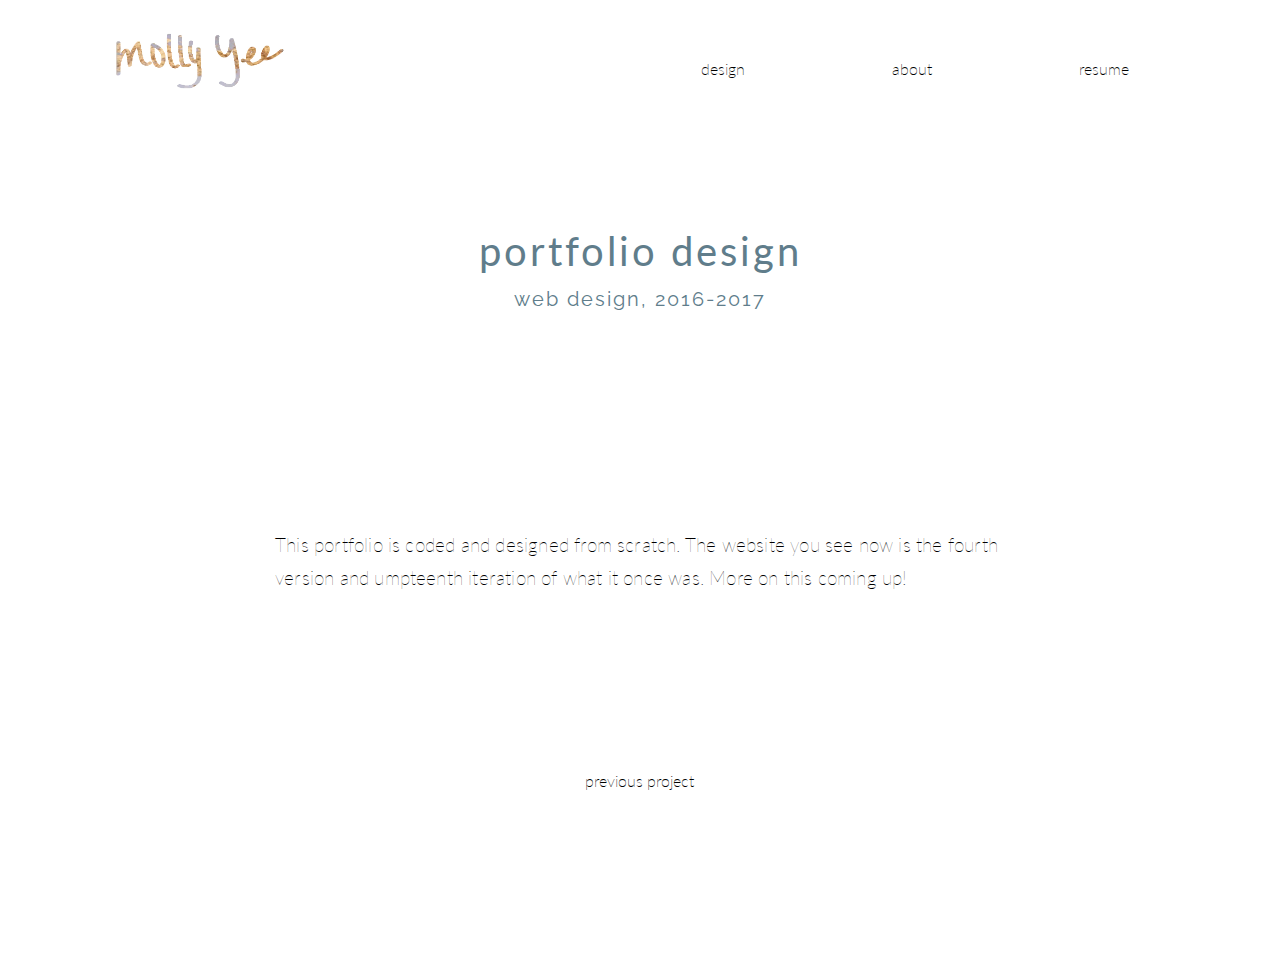
<file: website/website.html>
<!doctype = html>
<html>
<head>
    <link rel = "stylesheet" type = "text/css" href = "../style/webpage.css">
    <link rel = "stylesheet" type = "text/css" href = "../style/style.css">

    <meta http-equiv="Content-Type" content="text/html; charset=UTF-8" />
    <link rel="icon" href= "../assets/favicon.png">
    <link href="https://fonts.googleapis.com/css?family=Josefin+Sans:300|Raleway:300" rel="stylesheet">
<link href="https://fonts.googleapis.com/css?family=Lato:300, 400 |Mukta+Vaani:200,600" rel="stylesheet">
<link href="https://fonts.googleapis.com/css?family=Mukta+Vaani:200, 300, 600" rel="stylesheet">
<link href="https://fonts.googleapis.com/css?family=Open+Sans:300,400, 600" rel="stylesheet">
    <title>Portfolio</title>
</head>

<body>
<div id = "header">
	<div id = "nameicon">
	<a href = "http://mollyyee.com">
    <img id = "mollyicon" src = "../assets/nameheader.jpg"> </a>
	</div>
	<div id = "navbar">
		<div id = "workbtn">
        <a class = "button" href = "http://mollyyee.com"> design </a>
        </div>
        <div id = "aboutbtn">
        <a class = "button" href = "../about/about.html"> about </a>
        </div>
        <div id = "resumebtn">
        <a class = "button" href = "./assets/Molly_Yee_Resume.pdf"> resume </a>
        </div>
    </div>
</div>


<div class = "titlebox">

        <div id = "intropadding"> 
            <br>
            <br>
            <div id = "title"> portfolio design </div>
            <div id = "description"> web design, 2016-2017 </div>
            </div>
            <br>
            <br>

        </div>

<div class = "box">
<div class = "margin"> 
<p> This portfolio is coded and designed from scratch. The website you see now is the fourth version and umpteenth iteration of what it once was. More on this coming up! </p>

</div>
</div>


<div id = "footer">
    <div id = "footbar">
        <div id = "workbtn">
        <a class = "button" href = "../botw/botw.html"> previous project </a>
        </div>
    </div>
</div>



</body>
</file>
<file: style/style.css>
/*index blocking*/


/*footer*/
#bottomborder {
	height: 100px;
}

#footer {
	margin: 5em;
}

.linesubtitle {
	font-family: 'Mukta Vaani', sans-serif;
    font-size: 2em;
    padding-top: .8em;
    padding-left: .4em;
    letter-spacing: 0em;
    line-height: 1.3em;
    color: #575757;
}

#halfcolumnsnopaddingcenter {
	width: 50%;
	top: 0;
	margin: auto;
}

.boldedfontnc {
	font-family: 'Mukta Vaani', sans-serif;
    font-size: 1.5em;
    letter-spacing: 0em;
    line-height: 1em;
    font-weight: 600;
}

#chimebolded {
    color: #B39DDB;
}

#snickerbolded {
    color: #81C784;
}
#aboutcontainer {
	padding-top: 10%;
	margin-top: 5%;
	margin: auto;
	width: 80%;
}

.interviewunderline {
	border-bottom: 1px solid #C8E6C9;
	display: flex;
}

#aboutcontainernopadding {
	margin:  auto;
	width: 80%;
}
#abouthalf {
	width: 40%;

}

#one {
	display: block;
} 

#two, #three {
	display: none;
}

.aboutsubtitle:hover {
	border-bottom-color: #e29589;
	border-bottom-width: 2px;
	border-bottom-style: solid;
}

#rightabouthalf {
	width: 60%;
	padding-left: 5%;
	margin: auto;
}

#intro {
	flex-direction: column;
	margin: auto;
	display: flex;
}

#intropadding{
	flex-direction: column;
	margin: auto;
	display: flex;
	width: 90%;
	padding-top: 2em;
}
.aboutintrofont {
    font-family: 'Mukta Vaani', sans-serif;
    font-size: 1.8em;
    letter-spacing: .06em;
    line-height: 1.6em;
    font-weight: 600;
    color: #E64A19;
/*    #e29589;
*/}

#aboutmespecialfont {
    font-family: 'Mukta Vaani', sans-serif;
    font-weight: 300;
    font-size: 1.1em;
    letter-spacing: .05em;
    line-height: 1.4em;
    color: #E64A19;
   -webkit-text-fill-color: white; 
   -webkit-text-stroke-width: 1px;
   -webkit-text-stroke-color: #e29589;
}



.headshot {
	width: 75px;
}

.vidboxflexstack {
	padding: 2% 2% 2% 2%;
	position: relative;
	height: 500px;
	display: flex;
}

.interviewname {
	font-family: 'Mukta Vaani', sans-serif;
    font-size: 1.5em;
    padding-top: .4em;
    letter-spacing: .1em;
    line-height: 1em;
}

.interviewcards {
	padding: 0 0 2em 0;
	width: 90%;
}

.column25 {
	width: 25%;
}

#horizontal.flexcontainer {
	flex-direction: row;
}
#interviewcaption {
	font-family: 'Mukta Vaani', sans-serif;
    font-size: .8em;
    letter-spacing: .1em;
    line-height: .3em;
}

#interviewlearnings {
	top: 0;
	padding: 0 1em;
	margin-top: 0;
}
.headercolumn {
	border-left: 6px solid;
}

#chimecolumn.headercolumn {
	border-left-color: #D1C4E9;
}

#snickercolumn.headercolumn {
	border-left-color: #C8E6C9;
}

.boldedfont {
	font-family: 'Lato', sans-serif;
	font-size: 1.3em;
	font-weight: 400;
	line-height: 1.3em;
    color: #B39DDB;
    text-align: left;
}

.boldedfontnocolor {
	font-family: 'Lato', sans-serif;
	font-size: 1.5em;
	font-weight: 400;
	line-height: 1.3em;
    color: #575757;
    text-align: center;
    padding-top: 5em;
}


#halfcolumns {
	margin: auto;
}
#snickerboldedfont.boldedfont {
	color: #81C784;
	font-weight: 400;
	font-size: 1.5em;
}


#title {
	font-family: 'lato', sans-serif;
	font-weight: 400;
	letter-spacing: 3px;
	font-size: 40px;
}

#description {
	font-size: 20px;
}

.titleunderline {
	margin: auto;
	font-family: 'Josefin Sans', sans-serif; 
	letter-spacing: 5px;
	font-size: 60px;
	z-index: 1;
	color: #607D8B;
	text-align: center;
	padding: 1em 2em 0 2em;
}

#chimeline.titleunderline {
	border-bottom: 3px solid #D1C4E9;
}

#snickerline.titleunderline {
	border-bottom: 3px solid #C8E6C9;
}

#hustleline.titleunderline {
	border-bottom: 3px solid #EF9A9A;
}

#websiteline.titleunderline {
	border-bottom: 3px solid #e29589;
}


.box1 {
	padding: 100px 2% 2% 2%;
	display: flex;
}

.aboutbox {
	padding: 100px 2% 2% 2%;
}

.titlebox {
	padding: 100px 2% 100px 2%;
	display: flex;
	height: 30%;
}


#projects, #internships {
	width: 100%;
	height: auto;
}


.gridcontainer {
	margin-right: 5%;
	margin-left: 5%;
	height: auto;
}

.longgrid {
margin: auto;
position: relative;
}



#websitegif {
	padding-top: 5%;
}



/*overlay formatting*/
.overlay {
	position: absolute;
	top: 0;
	left: 0;
	height: 100%;
	width: 100%;
	opacity: 0;
	transition: .5s ease;
	background-color: white;
	display: flex;
}

.overlaylink {
	position: absolute;
	top: 0;
	left: 0;
	height: 100%;
	width: 100%;
	cursor: pointer;	
}

.longgrid:hover .overlay {
	opacity: .9;
}

.halfgrid:hover .overlay {
	opacity: .9;
}


/*fonts*/
.title {
	font-family: 'Lato', sans-serif;
	margin: auto;
	letter-spacing: .5em;
	font-size: 1.5em;
	font-weight: 300;
	padding-bottom: 5%;
}

.overlaytext {
	text-align: center;
	margin: auto;
	justify-content: center;
	font-family: 'Mukta Vaani', sans-serif;

}

.overlaytexttitle {
	margin-top: 0;
	margin-bottom: 0;
	width: 100%;
	font-weight: 600;
	font-size: 2em;
	letter-spacing: .2em;
}

.overlaytextdescription {
	width: 100%;
	font-weight: 300;
	letter-spacing: .2em;
}

.skillsused {
	display: flex;
}


.skillsquare { 
    z-index: 1;
    height: 25px;
    width: 25px;
    margin-right: 3em;
 }

 .skillsusedpage {
    width: 50%;
    display: flex;
    padding: 2em 0 2em 0;
}


 .skillsusedpageskinny {
 	margin: auto;
 	width: 30%;
	display: flex;
	padding: .7em 0 1.5em 0;
}


/*Chime*/


#chimetitle {
	margin: auto;
	font-family: 'Josefin Sans', sans-serif; 
	letter-spacing: 5px;
	font-size: 60px;
	z-index: 1;
	color: #607D8B;
	padding: .2em .2em 0 0;
 }


.roletext {
	font-family: 'Mukta Vaani', sans-serif;
    font-size: 1.5em;
    padding: 1.5em 0 0 0;
    letter-spacing: .1em;
    line-height: 1em;
    margin: auto;
    text-align: center;
}

#lefttimeframe {
	font-family: 'Mukta Vaani', sans-serif;
	font-size: 24px;
	padding: .2em 0 .2em 0;
	letter-spacing: 5px;
	color: #607D8B;
}



/*Animations*/


/*Buttons*/
.outlinedbutton {
	cursor: pointer;
	width: 220px;
	height: 40px;
	border: 3px solid #e29589;
	border-radius: 50px;
	display: flex;
	justify-content: center;
	padding-top: 5px;
	font-family: 'Mukta Vaani', sans-serif;
    font-size: 1.2em;
    color: #e29589;
    transition: 0.3s ease;
}

.outlinedbutton a {
    color: #e29589;
}
.outlinedbutton:hover {
	background-color: #e29589;
    color: white;
}

.outlinedbutton a:hover{
	color: white;
}

#little {
	width: 120px;
	margin: 0 5% 0 5%;
    font-size: 1em;
}

@media screen and (max-width: 650px) {


#nameicon {
	left: 5%;
	height: 100%;
	width: 20%;
}


#mollyicon {
	height: 85px;
	top: 0;
}


#worknav {
	padding-top: 5%;
	padding-bottom: 5%;
	display: flex;
	height: 85px;
	justify-content: center;
}

#workbtn, #aboutbtn, #resumebtn {
	font-family: 'Lato', sans-serif;
	font-weight: 200;
	margin-right: 75px;
	margin-left: 75px;
	margin-top: 10px;
}

#workbtn a, #aboutbtn a, #resumebtn a {
	text-decoration: none;
	color: black;
}

#workbtn:hover a, #aboutbtn:hover a, #resumebtn:hover a {
	color: #e29589;
	cursor: pointer;
	transition: 0.2s;
}

#highlightbutton {
	color: #e29589;
	font-family: 'Lato', sans-serif;
	font-weight: 200;
	margin-right: 75px;
	margin-left: 75px;
	margin-top: 10px;
}

#projects, #internships {
	width: 100%;
	height: auto;
}


.gridcontainer {
	margin-right: 5%;
	margin-left: 5%;
	height: auto;
}

.longgrid {
margin: auto;
position: relative;
}



#websitegif {
	padding-top: 5%;
}

.titlecontainer {
	display:flex;
}

/*overlay formatting*/
.overlay {
	position: absolute;
	top: 0;
	left: 0;
	height: 100%;
	width: 100%;
	opacity: 0;
	transition: .5s ease;
	background-color: white;
	display: flex;
}

.overlaylink {
	position: absolute;
	top: 0;
	left: 0;
	height: 100%;
	width: 100%;
	cursor: pointer;	
}

.longgrid:hover .overlay {
	opacity: .9;
}

.halfgrid:hover .overlay {
	opacity: .9;
}


/*fonts*/
.title {
	font-family: 'Lato', sans-serif;
	margin: auto;
	letter-spacing: .5em;
	font-size: 1.5em;
	font-weight: 300;
	padding-bottom: 5%;
}

.overlaytext {
	text-align: center;
	margin: auto;
	justify-content: center;
	font-family: 'Mukta Vaani', sans-serif;

}

.overlaytexttitle {
	margin-top: 0;
	margin-bottom: 0;
	width: 100%;
	font-weight: 600;
	font-size: 2em;
	letter-spacing: .2em;
}

.overlaytextdescription {
	width: 100%;
	font-weight: 300;
	letter-spacing: .2em;
}

.skillsused {
	display: flex;
}


/*Chime*/
#chimevide {
	width: 100%;
}

.leastmargin {
	padding: 10% 5% 10% 5%;
	margin-left: 100px;
	float: top;
	position: relative;
	overflow: auto;
	background-color: red;
}



/*Animations*/


/*Buttons*/
.outlinedbutton {
	cursor: pointer;
	width: 220px;
	height: 40px;
	border: 3px solid #e29589;
	border-radius: 50px;
	display: flex;
	justify-content: center;
	padding-top: 5px;
	font-family: 'Mukta Vaani', sans-serif;
    font-size: 1.2em;
    color: #e29589;
    transition: 0.3s ease;
}

.outlinedbutton a {
    color: #e29589;
}
.outlinedbutton:hover {
	background-color: #e29589;
    color: white;
}
.outlinedbutton {
	margin: auto;
}
.outlinedbutton a:hover{
	color: white;
}

#little {
	width: 120px;
	margin: 0 5% 0 5%;
    font-size: 1em;
}
}
</file>
<file: style/webpage.css>
/*/*Skeleton*/

@media screen and (min-width: 1340px) {

body {
	margin-right: 5%;
	margin-left: 5%;
}
a {
	text-decoration: none;
	color: #878182;
}

.titlecontainer {
	display:flex;
}
.halfgridcontainer {
	display: flex;
	margin: auto;
}

.halfgrid {
	width: 50%;
	position: relative;

}

.smallscreengrid {
	display: none;
}

.boxcp {
	margin-top: 3%;
	padding: 10% 2% 2% 2%;
}

.marginauto {
	margin: auto;
}

#chimescreen, #hustlescreen, #snickerlong, #websitegif, #botwgrid, #k812grid {
	width: 100%;
	object-fit: contain;
}

#snickershort {
	display: none;
}
/*Header*/
/*Header*/
/*Header*/
/*Header*/
/*Header*/


#header {
	top: 0;
	position: fixed;
	display: flex;
	height: 85px;
	width: 100%;
	padding-top: 2%;
	padding-left: 4%;
	padding-right: 2%;
	background-color: white;
	z-index: 100;
}

#chimeheader {
	top: 0;
	left: 0;
	position: relative;
	display: flex;
	height: 85px;
	width: 100%;
	padding-top: 2%;
	padding-left: 4%;
	padding-right: 2%;
	background-color: white;
	z-index: 100;
}

#nameicon {
	left: 5%;
	height: 100%;
	width: 25%;
	z-index: -2;
}


#mollyicon {
	height: 70px;
}

#navbar {
	display: flex;
	width: 45%;
	justify-content: center;
	right: 0;
	height: 100%;
	padding-left: 15%;

}

#emptyblock {
	width: 20%;
}

#workbtn, #aboutbtn, #resumebtn {
	font-family: 'Lato', sans-serif;
	font-weight: 200;
	margin: auto;
}

#specialbtn{
	font-family: 'Lato', sans-serif;
	font-weight: 200;
	margin: auto}

#workbtn a, #aboutbtn a, #resumebtn a {
	text-decoration: none;
	color: black;
}

#workbtn:hover a, #aboutbtn:hover a, #resumebtn:hover a {
	color: #e29589;
	cursor: pointer;
}

#highlightbutton {
	color: #e29589;
}

#button {
	color: #e29589;
	font-weight: 350;
}

/*footer*//*footer*//*footer*//*footer*/
/*footer*//*footer*//*footer*//*footer*/
/*footer*//*footer*//*footer*//*footer*/
/*footer*//*footer*//*footer*//*footer*/
/*footer*//*footer*//*footer*//*footer*/
/*footer*//*footer*//*footer*//*footer*/

#footer {
	height: 100px;
	padding-bottom: 5%;
	display: flex;
	text-align: center;
}

#footbar {
	display: flex;
	margin: auto;
	width: 70%;
	height: 100%;
	justify-content: center;
	align-items: center;x
}



/*Font*//*Font*//*Font*//*Font*/
/*Font*//*Font*//*Font*//*Font*/
/*Font*//*Font*//*Font*//*Font*/
/*Font*//*Font*//*Font*//*Font*/

.subtitle {
	font-family: 'Mukta Vaani', sans-serif;
    font-size: 2em;
    padding-top: .8em;
    padding-bottom: .8em;
    letter-spacing: .1em;
    line-height: 1em;
}

.subtitlenp {
	font-family: 'Mukta Vaani', sans-serif;
    font-size: 2em;
    padding-top: .2em;
    padding-bottom: 1em;
    letter-spacing: .1em;
    line-height: 1em;
    font-weight: 100;
	color: #878182;
}


.chimebold {
	font-family: 'Mukta Vaani', sans-serif;
    font-size: 1.5em;
    letter-spacing: 0em;
    line-height: 1em;
    font-weight: 600;
    color: #B39DDB;
}

.subtitleunderline {
	font-family: 'Mukta Vaani', sans-serif;
    font-size: 2em;
    padding-top: .8em;
    padding-bottom: .2em;
    letter-spacing: .1em;
    line-height: 1em;
	border-bottom: 2px solid #CFD8DC;
}

.linesubtitle {
	font-family: 'Mukta Vaani', sans-serif;
    font-size: 2em;
    padding-top: .8em;
    padding-left: .4em;
    letter-spacing: .1em;
    line-height: 1em;
}

p, ul {
	font-family: 'lato', sans-serif;
	font-weight: 100;
    font-size: 1.2em;
    line-height: 1.7em;
    letter-spacing: .01em;
}

#textcenter {
	text-align: center;
}

#listtitle {
	font-family: 'lato', sans-serif;
	font-weight: 400;
	letter-spacing: .1em;
}

#emphasis {
	font-family: 'lato', sans-serif;
	font-weight: 400;
    font-size: 1.5em;
    padding-top: .6em;
    padding-bottom: .6em;
    color: #607D8B;

}

.numbering {
	font-size: 1.2em;
	font-weight: 500;
	color: #B0BEC5;
}

.boldedfont {
	font-family: 'Mukta Vaani', sans-serif;
    font-size: 1.1em;
    letter-spacing: 0em;
    line-height: 1.7em;
    font-weight: 600;
    color: #B39DDB;
	text-align: center;
}

.boldedfontnc {
	font-family: 'Mukta Vaani', sans-serif;
    font-size: 1.5em;
    letter-spacing: 0em;
    line-height: 1em;
    font-weight: 600;
    color: #B39DDB;
}

.boldedfontncpink {
	font-family: 'Mukta Vaani', sans-serif;
    font-size: 2.5em;
    letter-spacing: 0em;
    line-height: 1em;
    font-weight: 600;
    color: #e29589;
}


/*
	text-align: center;
	font-family: 'lato', sans-serif;
	font-weight: 600;
    font-size: 1.2em;
    line-height: 1.7em;
    letter-spacing: .01em;
    color: #6A1B9A;
}*/

#intro { 
	margin: auto;
	top: 0%;
	height: 60%;
	display: flex;
	align-items: center;
	width: 60%;
}

#paddingintro { 
	top: 0%;
	height: 40%;
	overflow: hidden;
	display: flex;
	align-items: center;
	padding-bottom: 5%;
}

#container {
	margin: auto;
	top: 20%;
}


 #title {
	margin: auto;
	text-align: center;
	font-family: 'Open Sans', sans-serif; 
	letter-spacing: 3px;
	font-size: 70px;
	z-index: 1;
	color: #607D8B;
	padding: .2em 0 .2em 0;
 }

#description {
	font-family: 'Raleway', sans-serif;
	font-size: 24px;
	letter-spacing: 2px;
 	text-align: center;
 	padding: .2em 0 1em 0;
 	color: #607D8B;
}

#timeframe {
	font-family: 'Mukta Vaani', sans-serif;
	font-size: 24px;
	text-align: center;
	padding: .2em 0 .2em 0;
	letter-spacing: 5px;
	color: #607D8B;
}



#container {
	margin: auto;
	top: 20%;
}

.margin {
	margin-right: 17%;
	margin-left: 17%;
	margin-top: 3%;
	margin-bottom: 3%;
	float: top;
	position: relative;
}

.notopmargin {
	margin-right: 17%;
	margin-left: 17%;
	margin-bottom: 3%;
	float: top;
	position: relative;
	overflow: auto;	
}

.lessmargin {
	margin-right: 3%;
	margin-left: 3%;
	margin-top: 3%;
	margin-bottom: 3%;
	float: top;
	position: relative;
	overflow: auto;
}

.evenlessmargin {
	margin-right: 3%;
	margin-left: 3%;
	float: top;
	position: relative;
	overflow: auto;
}
.aboutmargin {
	margin-top: 100px;
	margin-right: 20%;
	margin-left: 20%;
	margin-bottom: 3%;
}


.aboutmargin1 {
	margin-right: 5%;
	margin-left: 5%;
	margin-bottom: 5%;

}

#firstbox {
	margin-right: 20%;
	margin-left: 20%;
	margin-top: -5%;
	margin-bottom: -5%;
}

.box, .box2 {
	padding: 2% 2% 2% 2%;
}

.boxflexstack {
	padding: 2% 2% 2% 2%;
	position: relative;
}

.box2 {
	background-color: #fafbfb;
}

.boxwhy {
	background-color: white;
	padding: 2% 2% 0 2%;

}

.textpadding {
	padding-top: 40%;
}

.textpaddingless {
	padding-top: 20%;
}

/*pic decoration*/

#motivation, #hustleneeds {
	width: 80%;
	position: relative;
	display: block;
	margin: auto;
	margin-top: 5%;
}

#longimage {
	width: 100%;
}

#gif, #gif2, #gif3 {
	width: 33%;
	padding: .2em 0 .2em 0;
	flex-direction: row;
	margin: auto;
}

#containgif {
	display: flex;
	margin: auto;
}

.blockimg {
	display: block;
	width: 100%;
	margin: auto;
}

.smallerblock {
	display: block;
	margin: auto;
	width: 70%;
}

.aboutblock {
	padding-top: 3%;
	padding-bottom: %;
	display: block;
	margin: auto;
	width: 70%;
}

.longblock {
	width: 90%;
	display: flex;
	margin: auto;
}


/*Chime*/
#halfcolumns {
	width:50%;
	top: 0;
	padding-left: 5%;
}

#halfcolumns1 {
	width: 50%;
	top: 0;
	padding-right: 5%;
}

#halfcolumnsnopadding {
	width: 50%;
	top: 0;
}

#halfcolumnstoppadding {
	width: 50%;
	top: 20%;
}

#halfcolumnsnopaddingcenter {
	width: 50%;
	top: 0;
	margin: auto;
}

.column34 {
	width: 60%;
}

.column14 {
	width: 35%;
	padding-left: 5%;
}

.column80 {
	width: 85%;
}

.column20 {
	width: 15%;
}

.column3 {
	width: 20%;
}

.column13{
	width: 60%;
}

.column7center {
	width: 70%;
	margin: auto;
}
.flexcontainer {
	display: flex;
	width: 100%;
}



.image34 {
	width: 100%;
}

#headercolumn {
	border-left-style: solid;
	border-left: 6px solid #D1C4E9;
}


.vidbox {
	width: 100%;
	display: flex;

}

.vidtext {
	background-color: yellow;
	width: 40%;
}



.vidcontainer {
	display: block;
}
/*animations*/
.fadein {
	opacity: 0;
}
}

@media screen and (max-width: 1150px) {

.titlecontainer {
	display:flex;
}

#chimescreen, #hustlescreen, #snickerlong, #websitegif, #botwgrid, #k812grid {
	width: 100%;
	object-fit: contain;
}

#snickershort {
	display: none;
}
body {
	margin-right: 5%;
	margin-left: 5%;
}

a {
	text-decoration: none;
	color: #878182;
}

.halfgridcontainer {
	display: flex;
	margin: auto;
}

.halfgrid {
	width: 50%;
	position: relative;

}
.smallscreengrid {
	display: none;
}


/*Header*/
/*Header*/
/*Header*/
/*Header*/
/*Header*/

#header {
	top: 0;
	position: fixed;
	display: flex;
	height: 85px;
	width: 100%;
	padding-top: 2%;
	padding-left: 4%;
	padding-right: 2%;
	background-color: white;
	z-index: 100;
}


#chimeheader {
	top: 0;
	position: relative;
	display: flex;
	height: 85px;
	width: 100%;
	padding-top: 2%;
	padding-left: 4%;
	padding-right: 2%;
	background-color: white;
	z-index: 100;
}

#nameicon {
	left: 5%;
	height: 100%;
	width: 25%;
	z-index: -2;
}

#emptyblock {
	width: 23%;
}

#mollyicon {
	height: 70px;
}

#navbar {
	display: flex;
	width: 45%;
	justify-content: center;
	right: 0;
	height: 100%;
	padding-left: 15%;

}

#workbtn, #aboutbtn, #resumebtn {
	font-family: 'Lato', sans-serif;
	font-weight: 200;
	margin: auto;
}

#specialbtn{
	font-family: 'Lato', sans-serif;
	font-weight: 200;
	margin: auto;}

#workbtn a, #aboutbtn a, #resumebtn a {
	text-decoration: none;
	color: black;
}

#workbtn:hover a, #aboutbtn:hover a, #resumebtn:hover a {
	color: #e29589;
	cursor: pointer;
}

#highlightbutton {
	color: #e29589;
}

#button {
	color: #e29589;
	font-weight: 350;

}

/*footer*//*footer*//*footer*//*footer*/
/*footer*//*footer*//*footer*//*footer*/
/*footer*//*footer*//*footer*//*footer*/
/*footer*//*footer*//*footer*//*footer*/
/*footer*//*footer*//*footer*//*footer*/
/*footer*//*footer*//*footer*//*footer*/

#footer {
	height: 100px;
	padding-bottom: 5%;
	display: flex;
	text-align: center;
}

#footbar {
	display: flex;
	margin: auto;
	width: 70%;
	height: 100%;
	justify-content: center;
	align-items: center;x
}



/*Font*//*Font*//*Font*//*Font*/
/*Font*//*Font*//*Font*//*Font*/
/*Font*//*Font*//*Font*//*Font*/
/*Font*//*Font*//*Font*//*Font*/

.subtitle {
	font-family: 'Mukta Vaani', sans-serif;
    font-size: 2em;
    padding-top: .8em;
    padding-bottom: .8em;
    letter-spacing: .1em;
    line-height: 1em;
}

.subtitlenp {
	font-family: 'Mukta Vaani', sans-serif;
    font-size: 2em;
    padding-top: .2em;
    padding-bottom: 1em;
    letter-spacing: .1em;
    line-height: 1em;
    font-weight: 100;
	color: #878182;
}


.chimebold {
	font-family: 'Mukta Vaani', sans-serif;
    font-size: 1.5em;
    letter-spacing: 0em;
    line-height: 1em;
    font-weight: 600;
    color: #B39DDB;
}

.subtitleunderline {
	font-family: 'Mukta Vaani', sans-serif;
    font-size: 2em;
    padding-top: .8em;
    padding-bottom: .2em;
    letter-spacing: .1em;
    line-height: 1em;
	border-bottom: 2px solid #CFD8DC;
}

.linesubtitle {
	font-family: 'Mukta Vaani', sans-serif;
    font-size: 2em;
    padding-top: .8em;
    padding-left: .4em;
    letter-spacing: .1em;
    line-height: 1em;
}

p, ul {
	font-family: 'lato', sans-serif;
	font-weight: 100;
    font-size: 1.2em;
    line-height: 1.7em;
    letter-spacing: .01em;
}

#textcenter {
	text-align: center;
}

#listtitle {
	font-family: 'lato', sans-serif;
	font-weight: 400;
	letter-spacing: .1em;
}

#emphasis {
	font-family: 'lato', sans-serif;
	font-weight: 400;
    font-size: 1.5em;
    padding-top: .6em;
    padding-bottom: .6em;
    color: #607D8B;

}

.numbering {
	font-size: 1.2em;
	font-weight: 500;
	color: #B0BEC5;
}

.boldedfont {
	font-family: 'Mukta Vaani', sans-serif;
    font-size: 1.1em;
    letter-spacing: 0em;
    line-height: 1.7em;
    font-weight: 600;
    color: #B39DDB;
	text-align: center;
}

.boldedfontnc {
	font-family: 'Mukta Vaani', sans-serif;
    font-size: 1.5em;
    letter-spacing: 0em;
    line-height: 1em;
    font-weight: 600;
    color: #B39DDB;
}

.boldedfontncpink {
	font-family: 'Mukta Vaani', sans-serif;
    font-size: 2.5em;
    letter-spacing: 0em;
    line-height: 1em;
    font-weight: 600;
    color: #e29589;
}


/*
	text-align: center;
	font-family: 'lato', sans-serif;
	font-weight: 600;
    font-size: 1.2em;
    line-height: 1.7em;
    letter-spacing: .01em;
    color: #6A1B9A;
}*/

#intro { 
	top: 0%;
	height: 60%;
	display: flex;
	align-items: center;
	width: 60%;
	margin: auto;

}

#paddingintro { 
	top: 0%;
	height: 40%;
	overflow: hidden;
	display: flex;
	align-items: center;
	padding-bottom: 5%;
}

#container {
	margin: auto;
	top: 20%;
}


 #title {
	margin: auto;
	text-align: center;
	font-family: 'Josefin Sans', sans-serif; 
	letter-spacing: 5px;
	font-size: 80px;
	z-index: 1;
	color: #607D8B;
	padding: .2em 0 .2em 0;
 }

#description {
	font-family: 'Raleway', sans-serif;
	font-size: 24px;
	letter-spacing: 2px;
 	text-align: center;
 	padding: .2em 0 1em 0;
 	color: #607D8B;
}

#timeframe {
	font-family: 'Mukta Vaani', sans-serif;
	font-size: 24px;
	text-align: center;
	padding: .2em 0 .2em 0;
	letter-spacing: 5px;
	color: #607D8B;
}



#container {
	margin: auto;
	top: 20%;
}

.margin {
	margin-right: 17%;
	margin-left: 17%;
	margin-top: 3%;
	margin-bottom: 3%;
	float: top;
	position: relative;
}

.notopmargin {
	margin-right: 17%;
	margin-left: 17%;
	margin-bottom: 3%;
	float: top;
	position: relative;
	overflow: auto;	
}

.lessmargin {
	margin-right: 3%;
	margin-left: 3%;
	margin-top: 3%;
	margin-bottom: 3%;
	float: top;
	position: relative;
	overflow: auto;
}

.evenlessmargin {
	margin-right: 3%;
	margin-left: 3%;
	float: top;
	position: relative;
	overflow: auto;
}
.aboutmargin {
	margin-top: 100px;
	margin-right: 20%;
	margin-left: 20%;
	margin-bottom: 3%;
}

.aboutmargin1 {
	padding-top: 85px;
	margin-right: 5%;
	margin-left: 5%;
	margin-bottom: 5%;
}

.aboutsmallscreen {
	display: none;
}

#firstbox {
	margin-right: 20%;
	margin-left: 20%;
	margin-top: -5%;
	margin-bottom: -5%;
}

.box, .box2 {
	padding: 2% 2% 2% 2%;
}

.boxflexstack {
	padding: 2% 2% 2% 2%;
	position: relative;
}

.box2 {
	background-color: #fafbfb;
}

.boxwhy {
	background-color: white;
	padding: 2% 2% 0 2%;

}

.textpadding {
	padding-top: 40%;
}

.textpaddingless {
	padding-top: 20%;
}

/*pic decoration*/

#motivation, #hustleneeds {
	width: 80%;
	position: relative;
	display: block;
	margin: auto;
	margin-top: 5%;
}

#longimage {
	width: 100%;
}

#gif, #gif2, #gif3 {
	width: 33%;
	padding: .2em 0 .2em 0;
	flex-direction: row;
	margin: auto;
}

#containgif {
	display: flex;
	margin: auto;
}

.blockimg {
	display: block;
	width: 100%;
	margin: auto;
}

.smallerblock {
	display: block;
	margin: auto;
	width: 70%;
}

.aboutblock {
	padding-top: 3%;
	padding-bottom: %;
	display: block;
	margin: auto;
	width: 70%;
}

.longblock {
	width: 90%;
	display: flex;
	margin: auto;
}


/*Chime*/
#halfcolumns {
	width:50%;
	top: 0;
	padding-left: 5%;
}

#halfcolumns1 {
	width: 50%;
	top: 0;
	padding-right: 5%;
}

#halfcolumnsnopadding {
	width: 50%;
	top: 0;
}

#halfcolumnstoppadding {
	width: 50%;
	top: 20%;
}

#halfcolumnsnopaddingcenter {
	width: 50%;
	top: 0;
	margin: auto;
}

.column34 {
	width: 60%;
}

.column14 {
	width: 35%;
	padding-left: 5%;
}

.column80 {
	width: 85%;
}

.column20 {
	width: 15%;
}

.column3 {
	width: 20%;
}

.column13{
	width: 60%;
}

.column7center {
	width: 70%;
	margin: auto;
}

.flexcontainer {
	display: flex;
	width: 100%;
}



.image34 {
	width: 100%;
}

#headercolumn {
	border-left-style: solid;
	border-left: 6px solid #D1C4E9;
}

#video {
	position: absolute;
	top: 17%;
	width: 80%;
	margin: auto;
	z-index: -1;
}

#video2 {
	width: 80%;
	top: 0%;
	position: absolute;
	z-index: -1;
}

.vidbox {
	width: 100%;
	display: block;

}

.vidtext {
	background-color: yellow;
	width: 40%;
}


/*.vidbox {
	width: 100%;
	background-color: blue;
	height: 10%;
	position: absolute;
}

.vidtext {
	background-color: yellow;
	width: 40%;
	float: right;
	position: relative;
}*/

.vidcontainer {
	display: block;
}
/*animations*/
.fadein {
	opacity: 0;
}
}

@media screen and (min-width: 1151px) {
body {
	margin-right: 5%;
	margin-left: 5%;
}

.titlecontainer {
	display:flex;
}

.halfgridcontainer {
	display: flex;
	margin: auto;
}

.halfgrid {
	width: 50%;
	position: relative;

}

.smallscreengrid {
	display: none;
}

#chimescreen, #hustlescreen, #snickerlong, #websitegif, #botwgrid, #k812grid {
	width: 100%;
	object-fit: contain;
}

#snickershort {
	display: none;
}
a {
	text-decoration: none;
	color: #878182;
}

/*Header*/
/*Header*/
/*Header*/
/*Header*/
/*Header*/

#header {
	top: 0;
	position: fixed;
	display: flex;
	height: 85px;
	width: 100%;
	padding-top: 2%;
	padding-left: 4%;
	padding-right: 2%;
	background-color: white;
	z-index: 100;
}


#chimeheader {
	top: 0;
	position: relative;
	display: flex;
	height: 85px;
	width: 100%;
	padding-top: 2%;
	padding-left: 4%;
	padding-right: 2%;
	background-color: white;
	z-index: 100;
}

#nameicon {
	left: 5%;
	height: 100%;
	width: 25%;
	z-index: -2;
}

#emptyblock {
	width: 23%;
}

#mollyicon {
	height: 70px;
}


.aboutmargin1 {
	padding-top: 85px;
	margin-right: 5%;
	margin-left: 5%;
	margin-bottom: 5%;
}

.aboutsmallscreen {
	display: none;
}
#navbar {
	display: flex;
	width: 45%;
	height: 100%;
	justify-content: center;
	right: 0;
	padding-left: 15%;

}

#workbtn, #aboutbtn, #resumebtn {
	font-family: 'Lato', sans-serif;
	font-weight: 200;
	margin: auto;
}

#specialbtn{
	font-family: 'Lato', sans-serif;
	font-weight: 200;
	margin: auto;}

#workbtn a, #aboutbtn a, #resumebtn a {
	text-decoration: none;
	color: black;
}

#workbtn:hover a, #aboutbtn:hover a, #resumebtn:hover a {
	color: #e29589;
	cursor: pointer;
}

#highlightbutton {
	color: #e29589;
}

#button {
	color: #e29589;
	font-weight: 350;
}

/*footer*//*footer*//*footer*//*footer*/
/*footer*//*footer*//*footer*//*footer*/
/*footer*//*footer*//*footer*//*footer*/
/*footer*//*footer*//*footer*//*footer*/
/*footer*//*footer*//*footer*//*footer*/
/*footer*//*footer*//*footer*//*footer*/

#footer {
	height: 100px;
	padding-bottom: 5%;
	display: flex;
	text-align: center;
}

#footbar {
	display: flex;
	margin: auto;
	width: 70%;
	height: 100%;
	justify-content: center;
	align-items: center;
}



/*Font*//*Font*//*Font*//*Font*/
/*Font*//*Font*//*Font*//*Font*/
/*Font*//*Font*//*Font*//*Font*/
/*Font*//*Font*//*Font*//*Font*/

.subtitle {
	font-family: 'Mukta Vaani', sans-serif;
    font-size: 2em;
    padding-top: .8em;
    padding-bottom: .8em;
    letter-spacing: .1em;
    line-height: 1em;
}

.subtitlenp {
	font-family: 'Mukta Vaani', sans-serif;
    font-size: 2em;
    padding-top: .2em;
    padding-bottom: .2em;
    letter-spacing: .1em;
    line-height: 1em;
    font-weight: 100;
	color: #878182;
	padding-bottom: 20px;
}


.chimebold {
	font-family: 'Mukta Vaani', sans-serif;
    font-size: 1.5em;
    letter-spacing: 0em;
    line-height: 1em;
    font-weight: 600;
    color: #B39DDB;
}

.subtitleunderline {
	font-family: 'Mukta Vaani', sans-serif;
    font-size: 2em;
    padding-top: .8em;
    padding-bottom: .2em;
    letter-spacing: .1em;
    line-height: 1em;
	border-bottom: 2px solid #CFD8DC;
}

.subtitleunderlinecp {
	font-family: 'Mukta Vaani', sans-serif;
    font-size: 2em;
    padding-top: .8em;
    padding-bottom: .2em;
    letter-spacing: .1em;
    line-height: 1em;
	border-bottom: 2px solid #CFD8DC;
}

.linesubtitle {
	font-family: 'Mukta Vaani', sans-serif;
    font-size: 2em;
    padding-top: .8em;
    padding-left: .4em;
    letter-spacing: .1em;
    line-height: 1em;
}

p, ul {
	font-family: 'lato', sans-serif;
	font-weight: 100;
    font-size: 1.2em;
    line-height: 1.7em;
    letter-spacing: .01em;
}

#textcenter {
	text-align: center;
}

#listtitle {
	font-family: 'lato', sans-serif;
	font-weight: 400;
	letter-spacing: .1em;
}

#emphasis {
	font-family: 'lato', sans-serif;
	font-weight: 400;
    font-size: 1.5em;
    padding-top: .6em;
    padding-bottom: .6em;
    color: #607D8B;

}

.numbering {
	font-size: 1.2em;
	font-weight: 500;
	color: #B0BEC5;
}

.boldedfont {
	font-family: 'Mukta Vaani', sans-serif;
    font-size: 1.1em;
    letter-spacing: 0em;
    line-height: 1.7em;
    font-weight: 600;
    color: #B39DDB;
	text-align: center;
}

.boldedfontnc {
	font-family: 'Mukta Vaani', sans-serif;
    font-size: 1.5em;
    letter-spacing: 0em;
    line-height: 1em;
    font-weight: 600;
    color: #B39DDB;
}

.boldedfontncpink {
	font-family: 'Mukta Vaani', sans-serif;
    font-size: 2.5em;
    letter-spacing: .05em;
    line-height: 1em;
    font-weight: 600;
    color: #e29589;
}

/*
	text-align: center;
	font-family: 'lato', sans-serif;
	font-weight: 600;
    font-size: 1.2em;
    line-height: 1.7em;
    letter-spacing: .01em;
    color: #6A1B9A;
}*/

#intro { 
	top: 0%;
	height: 60%;
	display: flex;
	align-items: center;
	width: 60%;
	margin: auto;
}

#paddingintro { 
	top: 0%;
	height: 40%;
	overflow: hidden;
	display: flex;
	align-items: center;
	padding-bottom: 5%;
}

#container {
	margin: auto;
	top: 20%;
}


 #title {
	margin: auto;
	text-align: center;
	font-family: 'Josefin Sans', sans-serif; 
	letter-spacing: 5px;
	font-size: 60px;
	z-index: 1;
	color: #607D8B;
	padding: .2em 0 .2em 0;
 }

#description {
	font-family: 'Raleway', sans-serif;
	font-size: 24px;
	letter-spacing: 2px;
 	text-align: center;
 	padding: .2em 0 1em 0;
 	color: #607D8B;
}

#timeframe {
	font-family: 'Mukta Vaani', sans-serif;
	font-size: 24px;
	text-align: center;
	padding: .2em 0 .2em 0;
	letter-spacing: 5px;
	color: #607D8B;
}



#container {
	margin: auto;
	top: 20%;
}

.margin {
	margin-right: 17%;
	margin-left: 17%;
	margin-top: 3%;
	margin-bottom: 3%;
	float: top;
	position: relative;
}

.notopmargin {
	margin-right: 17%;
	margin-left: 17%;
	margin-bottom: 3%;
	float: top;
	position: relative;
	overflow: auto;	
}

.lessmargin {
	margin-right: 3%;
	margin-left: 3%;
	margin-top: 3%;
	margin-bottom: 3%;
	float: top;
	position: relative;
	overflow: auto;
}

.evenlessmargin {
	margin-right: 3%;
	margin-left: 3%;
	float: top;
	position: relative;
	overflow: auto;
}
.aboutmargin {
	margin-top: 100px;
	margin-right: 20%;
	margin-left: 20%;
	margin-bottom: 3%;
}



#firstbox {
	margin-right: 20%;
	margin-left: 20%;
	margin-top: -5%;
	margin-bottom: -5%;
}

.box, .box2 {
	padding: 2% 2% 2% 2%;
}

.bigbox {
	display: flex;
	top: 85px;
	padding: 2% 2% 2% 2%;
}

.boxcp {
	padding: 10% 2% 2% 2%;
}

.boxflexstack {
	padding: 2% 2% 2% 2%;
	position: relative;
}

.box2 {
	background-color: #fafbfb;
}

.boxwhy {
	background-color: white;
	padding: 2% 2% 0 2%;

}

.textpadding {
	padding-top: 40%;
}

.textpaddingless {
	padding-top: 20%;
}

/*pic decoration*/

#motivation, #hustleneeds {
	width: 80%;
	position: relative;
	display: block;
	margin: auto;
	margin-top: 5%;
}

#longimage {
	width: 100%;
}

#gif, #gif2, #gif3 {
	width: 33%;
	padding: .2em 0 .2em 0;
	flex-direction: row;
	margin: auto;
}

#containgif {
	display: flex;
	margin: auto;
}

.blockimg {
	display: block;
	width: 100%;
	margin: auto;
}

.smallerblock {
	display: block;
	margin: auto;
	width: 70%;
}

.aboutblock {
	padding-top: 3%;
	padding-bottom: %;
	display: block;
	margin: auto;
	width: 70%;
}

.longblock {
	width: 90%;
	display: flex;
	margin: auto;
}


/*Chime*/
#halfcolumns {
	width:50%;
	top: 0;
	padding-left: 5%;
}

#halfcolumns1 {
	width: 50%;
	top: 0;
	padding-right: 5%;
}

#halfcolumnsnopadding {
	width: 50%;
	top: 0;
}

#halfcolumnsnopaddingcenter {
	width: 50%;
	top: 0;
	margin: auto;
}

#halfcolumnstoppadding {
	width: 50%;
	top: 20%;
}


.column34 {
	width: 60%;
}

.column14 {
	width: 35%;
	padding-left: 5%;
}

.column80 {
	width: 85%;
}

.column20 {
	width: 15%;
}

.column3 {
	width: 20%;
}

.column7 {
	width: 70%;
}

.column7center {
	width: 70%;
	margin: auto;
}

.column13{
	width: 60%;
}
.flexcontainer {
	display: flex;
	width: 100%;
}



.image34 {
	width: 100%;
}

#headercolumn {
	border-left-style: solid;
	border-left: 6px solid #D1C4E9;
}

#video {
	position: absolute;
	top: 17%;
	width: 80%;
	margin: auto;
	z-index: -1;
}

#video2 {
	width: 80%;
	top: 0%;
	position: absolute;
	z-index: -1;
}

.vidbox {
	width: 100%;
	display: block;

}

.vidtext {
	background-color: yellow;
	width: 40%;
}


/*.vidbox {
	width: 100%;
	background-color: blue;
	height: 10%;
	position: absolute;
}

.vidtext {
	background-color: yellow;
	width: 40%;
	float: right;
	position: relative;
}*/

.vidcontainer {
	display: block;
}
/*animations*/
.fadein {
	opacity: 0;
}
}


@media screen and (max-width: 982px) {
body {
	margin-right: 5%;
	margin-left: 5%;
}

.titlecontainer {
	display:flex;
}

.halfgridcontainer {
	display: flex;
	margin: auto;
}

.halfgrid {
	width: 50%;
	position: relative;

}

.smallscreengrid {
	display: none;
}
#chimescreen, #hustlescreen, #snickerlong, #websitegif, #botwgrid, #k812grid {
	width: 100%;
	object-fit: contain;
}

#snickershort {
	display: none;
}
a {
	text-decoration: none;
	color: #878182;
}

/*Header*/
/*Header*/
/*Header*/
/*Header*/
/*Header*/

#header {
	top: 0;
	position: fixed;
	display: flex;
	height: 85px;
	width: 100%;
	padding-top: 2%;
	padding-left: 4%;
	padding-right: 2%;
	background-color: white;
	z-index: 100;
}


#chimeheader {
	top: 0;
	position: relative;
	display: flex;
	height: 85px;
	width: 100%;
	padding-top: 2%;
	padding-left: 4%;
	padding-right: 2%;
	background-color: white;
	z-index: 100;
}
#nameicon {
	left: 5%;
	height: 100%;
	width: 25%;
	z-index: -2;
}

#emptyblock {
	width: 23%;
}

#mollyicon {
	height: 70px;
}




#navbar {
	display: flex;
	width: 40%;
	height: 100%;
	justify-content: center;
	right: 0;
	padding-left: 15%;

}

#workbtn, #aboutbtn, #resumebtn {
	font-family: 'Lato', sans-serif;
	font-weight: 200;
	margin-right: 75px;
	margin-left: 75px;
	margin-top: 10px;
}

#specialbtn{
	font-family: 'Lato', sans-serif;
	font-weight: 200;
	margin: auto;}

#workbtn a, #aboutbtn a, #resumebtn a {
	text-decoration: none;
	color: black;
}

#workbtn:hover a, #aboutbtn:hover a, #resumebtn:hover a {
	color: #e29589;
	cursor: pointer;
}

#highlightbutton {
	color: #e29589;
}

#button {
	color: #e29589;
	font-weight: 350;

}

/*footer*//*footer*//*footer*//*footer*/
/*footer*//*footer*//*footer*//*footer*/
/*footer*//*footer*//*footer*//*footer*/
/*footer*//*footer*//*footer*//*footer*/
/*footer*//*footer*//*footer*//*footer*/
/*footer*//*footer*//*footer*//*footer*/

#footer {
	height: 100px;
	padding-bottom: 5%;
	display: flex;
	text-align: center;
}

#footbar {
	display: flex;
	margin: auto;
	width: 70%;
	height: 100%;
	justify-content: center;
	align-items: center;
}



/*Font*//*Font*//*Font*//*Font*/
/*Font*//*Font*//*Font*//*Font*/
/*Font*//*Font*//*Font*//*Font*/
/*Font*//*Font*//*Font*//*Font*/

.subtitle {
	font-family: 'Mukta Vaani', sans-serif;
    font-size: 2em;
    padding-top: .8em;
    padding-bottom: .8em;
    letter-spacing: .1em;
    line-height: 1em;
}

.subtitlenp {
	font-family: 'Mukta Vaani', sans-serif;
    font-size: 2em;
    padding-top: .2em;
    padding-bottom: .2em;
    letter-spacing: .1em;
    line-height: 1em;
    font-weight: 100;
	color: #878182;
	padding-bottom: 20px;
}


.chimebold {
	font-family: 'Mukta Vaani', sans-serif;
    font-size: 1.5em;
    letter-spacing: 0em;
    line-height: 1em;
    font-weight: 600;
    color: #B39DDB;
}

.subtitleunderline {
	font-family: 'Mukta Vaani', sans-serif;
    font-size: 2em;
    padding-top: .8em;
    padding-bottom: .2em;
    letter-spacing: .1em;
    line-height: 1em;
	border-bottom: 2px solid #CFD8DC;
}

.subtitleunderlinecp {
	font-family: 'Mukta Vaani', sans-serif;
    font-size: 2em;
    padding-top: .8em;
    padding-bottom: .2em;
    letter-spacing: .1em;
    line-height: 1em;
	border-bottom: 2px solid #CFD8DC;
}

.linesubtitle {
	font-family: 'Mukta Vaani', sans-serif;
    font-size: 2em;
    padding-top: .8em;
    padding-left: .4em;
    letter-spacing: .1em;
    line-height: 1em;
}

p, ul {
	font-family: 'lato', sans-serif;
	font-weight: 100;
    font-size: 1.2em;
    line-height: 1.7em;
    letter-spacing: .01em;
}

#textcenter {
	text-align: center;
}

#listtitle {
	font-family: 'lato', sans-serif;
	font-weight: 400;
	letter-spacing: .1em;
}

#emphasis {
	font-family: 'lato', sans-serif;
	font-weight: 400;
    font-size: 1.5em;
    padding-top: .6em;
    padding-bottom: .6em;
    color: #607D8B;

}

.numbering {
	font-size: 1.2em;
	font-weight: 500;
	color: #B0BEC5;
}

.boldedfont {
	font-family: 'Mukta Vaani', sans-serif;
    font-size: 1.1em;
    letter-spacing: 0em;
    line-height: 1.7em;
    font-weight: 600;
    color: #B39DDB;
	text-align: center;
}

.boldedfontnc {
	font-family: 'Mukta Vaani', sans-serif;
    font-size: 1.5em;
    letter-spacing: 0em;
    line-height: 1em;
    font-weight: 600;
    color: #B39DDB;
}

.boldedfontncpink {
	font-family: 'Mukta Vaani', sans-serif;
    font-size: 2.5em;
    letter-spacing: .05em;
    line-height: 1em;
    font-weight: 600;
    color: #e29589;
}

/*
	text-align: center;
	font-family: 'lato', sans-serif;
	font-weight: 600;
    font-size: 1.2em;
    line-height: 1.7em;
    letter-spacing: .01em;
    color: #6A1B9A;
}*/

#intro { 
	top: 0%;
	height: 60%;
	display: flex;
	align-items: center;
	width: 60%;
	margin: auto;

}

#paddingintro { 
	top: 0%;
	height: 40%;
	overflow: hidden;
	display: flex;
	align-items: center;
	padding-bottom: 5%;
}

#container {
	margin: auto;
	top: 20%;
}


 #title {
	margin: auto;
	text-align: center;
	font-family: 'Josefin Sans', sans-serif; 
	letter-spacing: 5px;
	font-size: 60px;
	z-index: 1;
	color: #607D8B;
	padding: .2em 0 .2em 0;
 }

#description {
	font-family: 'Raleway', sans-serif;
	font-size: 24px;
	letter-spacing: 2px;
 	text-align: center;
 	padding: .2em 0 1em 0;
 	color: #607D8B;
}

#timeframe {
	font-family: 'Mukta Vaani', sans-serif;
	font-size: 24px;
	text-align: center;
	padding: .2em 0 .2em 0;
	letter-spacing: 5px;
	color: #607D8B;
}



#container {
	margin: auto;
	top: 20%;
}

.margin {
	margin-right: 17%;
	margin-left: 17%;
	margin-top: 3%;
	margin-bottom: 3%;
	float: top;
	position: relative;
}

.notopmargin {
	margin-right: 17%;
	margin-left: 17%;
	margin-bottom: 3%;
	float: top;
	position: relative;
	overflow: auto;	
}

.lessmargin {
	margin-right: 3%;
	margin-left: 3%;
	margin-top: 3%;
	margin-bottom: 3%;
	float: top;
	position: relative;
	overflow: auto;
}

.evenlessmargin {
	margin-right: 3%;
	margin-left: 3%;
	float: top;
	position: relative;
	overflow: auto;
}
.aboutmargin {
	margin-top: 100px;
	margin-right: 20%;
	margin-left: 20%;
	margin-bottom: 3%;
}
.aboutmargin1 {
	margin-right: 5%;
	margin-left: 5%;
	margin-bottom: 5%;
}

.aboutsmallscreen {
	display: none;
}


#firstbox {
	margin-right: 20%;
	margin-left: 20%;
	margin-top: -5%;
	margin-bottom: -5%;
}

.box, .box2 {
	padding: 2% 2% 2% 2%;
}

.boxcp {
	padding: 10% 2% 2% 2%;
}

.boxflexstack {
	padding: 2% 2% 2% 2%;
	position: relative;
}

.box2 {
	background-color: #fafbfb;
}

.boxwhy {
	background-color: white;
	padding: 2% 2% 0 2%;

}

.textpadding {
	padding-top: 40%;
}

.textpaddingless {
	padding-top: 20%;
}

/*pic decoration*/

#motivation, #hustleneeds {
	width: 80%;
	position: relative;
	display: block;
	margin: auto;
	margin-top: 5%;
}

#longimage {
	width: 100%;
}

#gif, #gif3 {
	width: 48%;
	padding: .2em 0 .2em 0;
	flex-direction: row;
	margin: auto;
}

#gif2 {
	display: none;
}


#containgif {
	display: flex;
	margin: auto;
}

.blockimg {
	display: block;
	width: 100%;
	margin: auto;
}

.smallerblock {
	display: block;
	margin: auto;
	width: 70%;
}

.aboutblock {
	padding-top: 3%;
	padding-bottom: %;
	display: block;
	margin: auto;
	width: 70%;
}

.longblock {
	width: 90%;
	display: flex;
	margin: auto;
}


/*Chime*/
#halfcolumns {
	width:50%;
	top: 0;
	padding-left: 5%;
}

#halfcolumns1 {
	width: 50%;
	top: 0;
	padding-right: 5%;
}

#halfcolumnsnopadding {
	width: 50%;
	top: 0;
}

#halfcolumnsnopaddingcenter {
	width: 50%;
	margin: auto;
}

#halfcolumnstoppadding {
	width: 50%;
	top: 20%;
}


.column34 {
	width: 60%;
}

.column14 {
	width: 35%;
	padding-left: 5%;
}

.column80 {
	width: 85%;
}

.column20 {
	width: 15%;
}

.column3 {
	width: 20%;
}

.column7 {
	width: 70%;
}

.column7center {
	width: 70%;
	margin: auto;
}

.column13{
	width: 60%;
}
.flexcontainer {
	display: flex;
	width: 100%;
}



.image34 {
	width: 100%;
}

#headercolumn {
	border-left-style: solid;
	border-left: 6px solid #D1C4E9;
}

#video {
	position: absolute;
	top: 17%;
	width: 80%;
	margin: auto;
	z-index: -1;
}

#video2 {
	width: 80%;
	top: 0%;
	position: absolute;
	z-index: -1;
}

.vidbox {
	width: 100%;
	display: block;

}

.vidtext {
	background-color: yellow;
	width: 40%;
}


/*.vidbox {
	width: 100%;
	background-color: blue;
	height: 10%;
	position: absolute;
}

.vidtext {
	background-color: yellow;
	width: 40%;
	float: right;
	position: relative;
}*/

.vidcontainer {
	display: block;
}
/*animations*/
.fadein {
	opacity: 0;
}
}




@media screen and (max-width: 800px) {
body {
	margin-right: 5%;
	margin-left: 5%;
}

.titlecontainer {
	display:flex;
}
.halfgridcontainer {
	display: flex;
	margin: auto;
}

.halfgrid {
	width: 50%;
	position: relative;

}
.smallscreengrid {
	display: none;
}


#chimescreen, #hustlescreen, #snickerlong, #websitegif, #botwgrid, #k812grid {
	width: 100%;
	object-fit: contain;
}

#snickershort {
	display: none;
}
a {
	text-decoration: none;
	color: #878182;
}

/*Header*/
/*Header*/
/*Header*/
/*Header*/
/*Header*/

#header {
	top: 0;
	position: fixed;
	display: flex;
	height: 85px;
	width: 100%;
	padding-top: 2%;
	padding-left: 4%;
	padding-right: 2%;
	background-color: white;
	z-index: 100;
}


#chimeheader {
	top: 0;
	position: relative;
	display: flex;
	height: 85px;
	width: 100%;
	padding-top: 2%;
	padding-left: 4%;
	padding-right: 2%;
	background-color: white;
	z-index: 100;
}

#nameicon {
	left: 5%;
	height: 100%;
	width: 25%;
	z-index: -2;
}

#emptyblock {
	width: 23%;
}

#mollyicon {
	height: 70px;
}


.aboutmargin1 {
	padding-top: 90px;
	margin-right: 5%;
	margin-left: 5%;
	margin-bottom: 5%;
}

.aboutsmallscreen {
	display: none;
}


#navbar {
	display: flex;
	width: 50%;
	height: 100%;
	justify-content: center;
	right: 0;
	padding-left: 15%;

}

#workbtn, #aboutbtn, #resumebtn {
	font-family: 'Lato', sans-serif;
	font-weight: 200;
	margin: auto;

}

#specialbtn{
	font-family: 'Lato', sans-serif;
	font-weight: 200;
	margin: auto;}

#workbtn a, #aboutbtn a, #resumebtn a {
	text-decoration: none;
	color: black;
}

#workbtn:hover a, #aboutbtn:hover a, #resumebtn:hover a {
	color: #e29589;
	cursor: pointer;
}

#highlightbutton {
	color: #e29589;
}

#button {
	color: #e29589;
	font-weight: 350;

}

/*footer*//*footer*//*footer*//*footer*/
/*footer*//*footer*//*footer*//*footer*/
/*footer*//*footer*//*footer*//*footer*/
/*footer*//*footer*//*footer*//*footer*/
/*footer*//*footer*//*footer*//*footer*/
/*footer*//*footer*//*footer*//*footer*/

#footer {
	height: 100px;
	padding-bottom: 5%;
	display: flex;
	text-align: center;
}

#footbar {
	display: flex;
	margin: auto;
	width: 70%;
	height: 100%;
	justify-content: center;
	align-items: center;
}



/*Font*//*Font*//*Font*//*Font*/
/*Font*//*Font*//*Font*//*Font*/
/*Font*//*Font*//*Font*//*Font*/
/*Font*//*Font*//*Font*//*Font*/

.subtitle {
	font-family: 'Mukta Vaani', sans-serif;
    font-size: 2em;
    padding-top: .8em;
    padding-bottom: .8em;
    letter-spacing: .1em;
    line-height: 1em;
}

.subtitlenp {
	font-family: 'Mukta Vaani', sans-serif;
    font-size: 1.7em;
    padding-bottom: .2em;
    letter-spacing: .1em;
    line-height: 1em;
    font-weight: 100;
	color: #878182;
	padding-bottom: 20px;
}


.chimebold {
	font-family: 'Mukta Vaani', sans-serif;
    font-size: 1.5em;
    letter-spacing: 0em;
    line-height: 1em;
    font-weight: 600;
    color: #B39DDB;
}

.subtitleunderline {
	font-family: 'Mukta Vaani', sans-serif;
    font-size: 2em;
    padding-top: .8em;
    padding-bottom: .2em;
    letter-spacing: .1em;
    line-height: 1em;
	border-bottom: 2px solid #CFD8DC;
}

.subtitleunderlinecp {
	font-family: 'Mukta Vaani', sans-serif;
    font-size: 2em;
    padding-top: .8em;
    padding-bottom: .2em;
    letter-spacing: .1em;
    line-height: 1em;
	border-bottom: 2px solid #CFD8DC;
}

.linesubtitle {
	font-family: 'Mukta Vaani', sans-serif;
    font-size: 2em;
    padding-top: .8em;
    padding-left: .4em;
    letter-spacing: .1em;
    line-height: 1em;
}

p, ul {
	font-family: 'lato', sans-serif;
	font-weight: 100;
    font-size: 1.2em;
    line-height: 1.7em;
    letter-spacing: .01em;
}

#textcenter {
	text-align: center;
}

#listtitle {
	font-family: 'lato', sans-serif;
	font-weight: 400;
	letter-spacing: .1em;
}

#emphasis {
	font-family: 'lato', sans-serif;
	font-weight: 400;
    font-size: 1.5em;
    padding-top: .6em;
    padding-bottom: .6em;
    color: #607D8B;

}

.numbering {
	font-size: 1.2em;
	font-weight: 500;
	color: #B0BEC5;
}

.boldedfont {
	font-family: 'Mukta Vaani', sans-serif;
    font-size: 1.1em;
    letter-spacing: 0em;
    line-height: 1.7em;
    font-weight: 600;
    color: #B39DDB;
	text-align: center;
}

.boldedfontnc {
	font-family: 'Mukta Vaani', sans-serif;
    font-size: 1.5em;
    letter-spacing: 0em;
    line-height: 1em;
    font-weight: 600;
    color: #B39DDB;
}

.boldedfontncpink {
	font-family: 'Mukta Vaani', sans-serif;
    font-size: 2.2em;
    letter-spacing: .05em;
    line-height: 1em;
    font-weight: 600;
    color: #e29589;
    padding-top: .2em;

}

#intro { 
	top: 0%;
	height: 60%;
	display: flex;
	align-items: center;
	width: 60%;
	margin: auto;

}

#paddingintro { 
	top: 0%;
	height: 40%;
	overflow: hidden;
	display: flex;
	align-items: center;
	padding-bottom: 5%;
}

#container {
	margin: auto;
	top: 20%;
}


 #title {
	margin: auto;
	text-align: center;
	font-family: 'Josefin Sans', sans-serif; 
	letter-spacing: 5px;
	font-size: 60px;
	z-index: 1;
	color: #607D8B;
	padding: .2em 0 .2em 0;
 }

#description {
	font-family: 'Raleway', sans-serif;
	font-size: 24px;
	letter-spacing: 2px;
 	text-align: center;
 	padding: .2em 0 1em 0;
 	color: #607D8B;
}

#timeframe {
	font-family: 'Mukta Vaani', sans-serif;
	font-size: 24px;
	text-align: center;
	padding: .2em 0 .2em 0;
	letter-spacing: 5px;
	color: #607D8B;
}



#container {
	margin: auto;
	top: 20%;
}

.margin {
	margin-right: 17%;
	margin-left: 17%;
	margin-top: 3%;
	margin-bottom: 3%;
	float: top;
	position: relative;
}

.notopmargin {
	margin-right: 17%;
	margin-left: 17%;
	margin-bottom: 3%;
	float: top;
	position: relative;
	overflow: auto;	
}

.lessmargin {
	margin-right: 3%;
	margin-left: 3%;
	margin-top: 3%;
	margin-bottom: 3%;
	float: top;
	position: relative;
	overflow: auto;
}

.evenlessmargin {
	margin-right: 3%;
	margin-left: 3%;
	float: top;
	position: relative;
	overflow: auto;
}
.aboutmargin {
	margin-top: 100px;
	margin-right: 20%;
	margin-left: 20%;
	margin-bottom: 3%;
}


#firstbox {
	margin-right: 20%;
	margin-left: 20%;
	margin-top: -5%;
	margin-bottom: -5%;
}

.box, .box2 {
	padding: 2% 2% 2% 2%;
}

.boxcp {
	padding: 10% 2% 2% 2%;
}

.boxflexstack {
	padding: 2% 2% 2% 2%;
	position: relative;
}

.box2 {
	background-color: #fafbfb;
}

.boxwhy {
	background-color: white;
	padding: 2% 2% 0 2%;

}

.textpadding {
	padding-top: 40%;
}

.textpaddingless {
	padding-top: 20%;
}

/*pic decoration*/

#motivation, #hustleneeds {
	width: 80%;
	position: relative;
	display: block;
	margin: auto;
	margin-top: 5%;
}

#longimage {
	width: 100%;
}

#gif, #gif3 {
	width: 48%;
	padding: .2em 0 .2em 0;
	flex-direction: row;
	margin: auto;
}

#gif2 {
	display: none;
}


#containgif {
	display: flex;
	margin: auto;
}

.blockimg {
	display: block;
	width: 100%;
	margin: auto;
}

.smallerblock {
	display: block;
	margin: auto;
	width: 70%;
}

.aboutblock {
	padding-top: 3%;
	padding-bottom: %;
	display: block;
	margin: auto;
	width: 70%;
}

.longblock {
	width: 90%;
	display: flex;
	margin: auto;
}


/*Chime*/
#halfcolumns {
	width:50%;
	top: 0;
	padding-left: 5%;
}

#halfcolumns1 {
	width: 50%;
	top: 0;
	padding-right: 5%;
}

#halfcolumnsnopadding {
	width: 50%;
	top: 0;
}

#halfcolumnsnopaddingcenter {
	width: 50%;
	top: 0;
	margin: auto;
}

#halfcolumnstoppadding {
	width: 50%;
	top: 20%;
}


.column34 {
	width: 60%;
}

.column14 {
	width: 35%;
	padding-left: 5%;
}

.column80 {
	width: 85%;
}

.column20 {
	width: 15%;
}

.column3 {
	width: 20%;
}

.column7 {
	width: 70%;
}

.column7center {
	width: 70%;
	margin: auto;
}

.column13{
	width: 60%;
}
.flexcontainer {
	display: flex;
	width: 100%;
}



.image34 {
	width: 100%;
}

#headercolumn {
	border-left-style: solid;
	border-left: 6px solid #D1C4E9;
}

#video {
	position: absolute;
	top: 17%;
	width: 80%;
	margin: auto;
	z-index: -1;
}

#video2 {
	width: 80%;
	top: 0%;
	position: absolute;
	z-index: -1;
}

.vidbox {
	width: 100%;
	display: block;

}

.vidtext {
	background-color: yellow;
	width: 40%;
}

.vidcontainer {
	display: block;
}
/*animations*/
.fadein {
	opacity: 0;
}
}




@media screen and (max-width: 650px) {

body {
	margin-right: 1%;
	margin-left: 1%;
}

.titlecontainer {
	padding: 18% 0 5% 0;
	display:flex;
	font-family: 'Mukta Vaani', sans-serif;
    font-size: 1.2em;
    font-weight: 800;
    color: #e29589;
    text-align: center;
}

.halfgridcontainer {
	display: none;
}

.smallscreengrid {
	display: block;
}

#chimescreen, #hustlescreen, #snickershort, #websitegif, #botwgrid, #k812grid {
	width: 100%;
	object-fit: contain;
	display: block;
}

#snickerlong {
	display: none;
}
a {
	text-decoration: none;
	color: #878182;
}

/*Header*/
/*Header*/
/*Header*/
/*Header*/
/*Header*/

#header {
	top: 0;
	position: fixed;
	display: flex;
	height: 85px;
	width: 100%;
	padding-top: 2%;
	padding-left: 4%;
	padding-right: 2%;
	background-color: white;
	z-index: 100;
}


#chimeheader {
	top: 0;
	position: relative;
	display: flex;
	height: 85px;
	width: 100%;
	padding-top: 2%;
	padding-left: 4%;
	padding-right: 2%;
	background-color: white;
	z-index: 100;
}

#nameicon {
	left: 5%;
	height: 100%;
	width: 25%;
	z-index: -2;
}

#emptyblock {
	width: 23%;
}

#mollyicon {
	height: 50px;
	padding-top: 20px;
}


.aboutmargin1 {
	display: none;
}

.aboutsmallscreen {
	padding-top: 90px;
	margin-right: 5%;
	margin-left: 5%;
	margin-bottom: 5%;
	display: block;
}


#navbar {
	display: flex;
	width: 50%;
	height: 100%;
	justify-content: center;
	right: 0;
	padding-left: 15%;
}

#workbtn, #aboutbtn, #resumebtn {
	font-family: 'Lato', sans-serif;
	font-weight: 200;
	margin: auto;

}

#specialbtn{
	font-family: 'Lato', sans-serif;
	font-weight: 200;
	margin: auto;}

#workbtn a, #aboutbtn a, #resumebtn a {
	text-decoration: none;
	color: black;
}

#workbtn:hover a, #aboutbtn:hover a, #resumebtn:hover a {
	color: #e29589;
	cursor: pointer;
}

#highlightbutton {
	color: #e29589;
}

#button {
	color: #e29589;
	font-weight: 350;

}

/*footer*//*footer*//*footer*//*footer*/
/*footer*//*footer*//*footer*//*footer*/
/*footer*//*footer*//*footer*//*footer*/
/*footer*//*footer*//*footer*//*footer*/
/*footer*//*footer*//*footer*//*footer*/
/*footer*//*footer*//*footer*//*footer*/

#footer {
	height: 100px;
	padding-bottom: 5%;
	display: flex;
	text-align: center;
}

#footbar {
	display: flex;
	margin: auto;
	width: 70%;
	height: 100%;
	justify-content: center;
	align-items: center;
}



/*Font*//*Font*//*Font*//*Font*/
/*Font*//*Font*//*Font*//*Font*/
/*Font*//*Font*//*Font*//*Font*/
/*Font*//*Font*//*Font*//*Font*/

.subtitle {
	font-family: 'Mukta Vaani', sans-serif;
    font-size: 2em;
    padding-top: .8em;
    padding-bottom: .8em;
    letter-spacing: .1em;
    line-height: 1em;
}

.subtitlenp {
	font-family: 'Mukta Vaani', sans-serif;
    font-size: 1.7em;
    padding-bottom: .2em;
    letter-spacing: .1em;
    line-height: 1em;
    font-weight: 100;
	color: #878182;
	padding-bottom: 20px;
	text-align: center;
}


.chimebold {
	font-family: 'Mukta Vaani', sans-serif;
    font-size: 1.5em;
    letter-spacing: 0em;
    line-height: 1em;
    font-weight: 600;
    color: #B39DDB;
}

.subtitleunderline {
	font-family: 'Mukta Vaani', sans-serif;
    font-size: 2em;
    padding-top: .8em;
    padding-bottom: .2em;
    letter-spacing: .1em;
    line-height: 1em;
	border-bottom: 2px solid #CFD8DC;
}

.subtitleunderlinecp {
	font-family: 'Mukta Vaani', sans-serif;
    font-size: 2em;
    padding-top: .8em;
    padding-bottom: .2em;
    letter-spacing: .1em;
    line-height: 1em;
	border-bottom: 2px solid #CFD8DC;
}

.linesubtitle {
	font-family: 'Mukta Vaani', sans-serif;
    font-size: 2em;
    padding-top: .8em;
    padding-left: .4em;
    letter-spacing: .1em;
    line-height: 1em;
}

p, ul {
	font-family: 'lato', sans-serif;
	font-weight: 100;
    font-size: 1.2em;
    line-height: 1.7em;
    letter-spacing: .01em;
}

#textcenter {
	text-align: center;
}

#listtitle {
	font-family: 'lato', sans-serif;
	font-weight: 400;
	letter-spacing: .1em;
}

#emphasis {
	font-family: 'lato', sans-serif;
	font-weight: 400;
    font-size: 1.5em;
    padding-top: .6em;
    padding-bottom: .6em;
    color: #607D8B;

}

.numbering {
	font-size: 1.2em;
	font-weight: 500;
	color: #B0BEC5;
}

.boldedfont {
	font-family: 'Mukta Vaani', sans-serif;
    font-size: 1.1em;
    letter-spacing: 0em;
    line-height: 1.7em;
    font-weight: 600;
    color: #B39DDB;
	text-align: center;
}

.boldedfontnc {
	font-family: 'Mukta Vaani', sans-serif;
    font-size: 1.5em;
    letter-spacing: 0em;
    line-height: 1em;
    font-weight: 600;
    color: #B39DDB;
}

.boldedfontncpink {
	font-family: 'Mukta Vaani', sans-serif;
    font-size: 2.2em;
    letter-spacing: .05em;
    line-height: 1em;
    font-weight: 600;
    color: #e29589;
    padding-top: .4em;
    text-align: center;
}

#intro { 
	top: 0%;
	height: 60%;
	display: flex;
	align-items: center;
	flex-direction: column;
	width: 60%;
	margin: auto;

}

#paddingintro { 
	top: 0%;
	height: 40%;
	overflow: hidden;
	display: flex;
	align-items: center;
	padding-bottom: 5%;
}

#container {
	margin: auto;
	top: 20%;
}


 #title {
	margin: auto;
	text-align: center;
	font-family: 'Josefin Sans', sans-serif; 
	letter-spacing: 5px;
	font-size: 60px;
	z-index: 1;
	color: #607D8B;
	padding: .2em 0 .2em 0;
 }

#description {
	font-family: 'Raleway', sans-serif;
	font-size: 24px;
	letter-spacing: 2px;
 	text-align: center;
 	padding: .2em 0 1em 0;
 	color: #607D8B;
}

#timeframe {
	font-family: 'Mukta Vaani', sans-serif;
	font-size: 24px;
	text-align: center;
	padding: .2em 0 .2em 0;
	letter-spacing: 5px;
	color: #607D8B;
}



#container {
	margin: auto;
	top: 20%;
}

.margin {
	margin-right: 17%;
	margin-left: 17%;
	margin-top: 3%;
	margin-bottom: 3%;
	float: top;
	position: relative;
}

.notopmargin {
	margin-right: 17%;
	margin-left: 17%;
	margin-bottom: 3%;
	float: top;
	position: relative;
	overflow: auto;	
}

.lessmargin {
	margin-right: 3%;
	margin-left: 3%;
	margin-top: 3%;
	margin-bottom: 3%;
	float: top;
	position: relative;
	overflow: auto;
}

.evenlessmargin {
	margin-right: 3%;
	margin-left: 3%;
	float: top;
	position: relative;
	overflow: auto;
}
.aboutmargin {
	margin-top: 100px;
	margin-right: 20%;
	margin-left: 20%;
	margin-bottom: 3%;
}


#firstbox {
	margin-right: 20%;
	margin-left: 20%;
	margin-top: -5%;
	margin-bottom: -5%;
}

.box, .box2 {
	padding: 2% 2% 2% 2%;
}

.boxcp {
	padding: 10% 2% 2% 2%;
}

.boxflexstack {
	padding: 2% 2% 2% 2%;
	position: relative;
}

.box2 {
	background-color: #fafbfb;
}

.boxwhy {
	background-color: white;
	padding: 2% 2% 0 2%;

}

.textpadding {
	padding-top: 40%;
}

.textpaddingless {
	padding-top: 20%;
}

/*pic decoration*/

#motivation, #hustleneeds {
	width: 80%;
	position: relative;
	display: block;
	margin: auto;
	margin-top: 5%;
}

#longimage {
	width: 100%;
}

#gif {
	width: 95%;
	padding: .2em 0 .2em 0;
	flex-direction: row;
	margin: auto;
}

#gif2, #gif3 {
	display: none;
}


#containgif {
	display: flex;
	margin: auto;
}

.blockimg {
	display: block;
	width: 100%;
	margin: auto;
}

.smallerblock {
	display: block;
	margin: auto;
	width: 70%;
}

.aboutblock {
	padding-top: 3%;
	padding-bottom: %;
	display: block;
	margin: auto;
	width: 70%;
}

.longblock {
	width: 90%;
	display: flex;
	margin: auto;
}


/*Chime*/
#halfcolumns {
	width:50%;
	top: 0;
	padding-left: 5%;
}

#halfcolumns1 {
	width: 50%;
	top: 0;
	padding-right: 5%;
}

#halfcolumnsnopadding {
	width: 50%;
	top: 0;
}

#halfcolumnsnopaddingcenter {
	width: 50%;
	top: 0;
	margin: auto;
}

#halfcolumnstoppadding {
	width: 50%;
	top: 20%;
}


.column34 {
	width: 60%;
}

.column14 {
	width: 35%;
	padding-left: 5%;
}

.column80 {
	width: 85%;
}

.column20 {
	width: 15%;
}

.column3 {
	width: 20%;
}

.column7 {
	width: 70%;
}

.column7center {
	width: 70%;
	margin: auto;
}

.column13{
	width: 60%;
}
.flexcontainer {
	display: flex;
	width: 100%;
}



.image34 {
	width: 100%;
}

#headercolumn {
	border-left-style: solid;
	border-left: 6px solid #D1C4E9;
}

#video {
	position: absolute;
	top: 17%;
	width: 80%;
	margin: auto;
	z-index: -1;
}

#video2 {
	width: 80%;
	top: 0%;
	position: absolute;
	z-index: -1;
}

.vidbox {
	height: 50%;
}

.vidtext {
	background-color: yellow;
	width: 40%;
}

.vidcontainer {
	display: block;
}
/*animations*/
.fadein {
	opacity: 0;
}
}
</file>
<file: inside/style/style.css>
/*FONTS FONTS FONTS FONTS 
FONTS FONTS FONTS FONTS FONTS
FONTS FONTS FONTS FONTS FONTS
 FONTS FONTS FONTS*/

@font-face {
    font-family: "nixie"; 
    src: url("../assets/nixie-one/NixieOne-Regular.ttf");
}

@font-face {
    font-family: "didotbold"; 
    src: url("../assets/didotbold.ttf");
}

@font-face {
    font-family: "didot"; 
    src: url("../assets/didot.ttf");
}

.font1 {
	font-family: 'Roboto Mono';
    font-size: 1em;
    padding-right: 1em;
    letter-spacing: 0em;
    line-height: 1.3em;
    color: #575757;
}

#h1 {
    font-family: "nixie";
    font-size: 24px;
    letter-spacing: 10px;
    color: #FCA13C;
    padding: 10px 0 15px 0;
}

#h2 {
    font-family: "nixie";
    font-size: 12px;
    letter-spacing: 5px;
    color: #6F6F79;
}

/*#h3 {
    font-family: "didotbold";
    font-size: 14px;
    color: #4F4F8D;
    padding-bottom: 5px;
}

#h4 {
    font-family: "didot";
    font-size: 10px;
    color: #4F4F8D;
    letter-spacing: 4px;
}*/

#h3 {
    font-family: "didotbold";
    font-size: 14px;
    color: #4F4F8D;
    padding-bottom: 10px;
    text-align: center;
}

#h4 {
    font-family: "didot";
    font-size: 10px;
    color: #4F4F8D;
    letter-spacing: 5px;
    text-align: center;
}


p {
    font-family: "nixie";
}

/*PASWWORDFORM*/
input[type=password]:focus {
    border-style: none;
    outline: 0;
    border-bottom-style: solid;
    border-bottom-color: #575757;
    border-bottom-width: 3px;
    width: 200px;
}

input[type=password] {
    color: #1DE9B6;
    font-size: 1em;
    width: 20px;
    -webkit-transition: width 0.2s ease-in-out;
    transition: width 0.2s ease-in-out;
    padding: .5em 1em .7em;
    margin: 8px 0;
    background-image: url('../assets/lock.png');
    background-position: 10px 10px; 
    background-size: 15px;
    background-repeat: no-repeat;
    padding-left: 40px;
    border-style: none;

}


/*STRUCTURE*//*STRUCTURE*/
/*STRUCTURE*//*STRUCTURE*//*STRUCTURE*/
/*STRUCTURE*//*STRUCTURE*//*STRUCTURE*/
/*STRUCTURE*//*STRUCTURE*//*STRUCTURE*/
/*STRUCTURE*/

body {
	height: 100%;
    width: 100%;
}

#headercontainer {
    margin: 100px 0 100px;
    display: flex;
    flex-direction: column;

}

#songcontainer {
    display: flex;
    flex-direction: column;
    width: 60%;
    margin: 0 20% 0 20%;
}

#songbox {
    display: flex;
    padding-bottom: 100px;
    flex-direction: column;
}

#contain {
    margin: auto;
    padding-bottom: 20px;
}
#background {
    position: absolute;
    top: 250px;
    height: 800px;
    width: 90%;
    margin-right: 5%;
    margin-left: 5%;
    z-index: -1;
}

#shape1 {
    position: relative;
    top: 0;
    height: 220px;
    margin-left: 40%;
    width: 60%;
    background-color: #4165A8;
    opacity: .2;
}

#shape2 {
    opacity: .2;
    position: relative;
    top: -70px;
    height: 300px;
    margin-left: 15%;
    width: 30%;
    background-color: #C3EA56;
}

#shape3 {
    opacity: .2;
    position: relative;
    top: -150px;
    height: 300px;
    margin-left: 38%;
    width: 30%;
    background-color: #EA9656;
}

#shape4 {
    position: relative;
    top: -300px;
    height: 220px;
    margin-right: 30%;
    width: 50%;
    background-color: #EA5656;
    opacity: .2;

}

.center {
	margin: auto;
}

.container {
	display: flex;
	height: 100%;
}


/*audio player*/


audio:hover, audio:focus, audio:active
{
-webkit-transform: scale(1.1, 1);
-moz-transform: scale(1.1, 1);
transform: scale(1.1, 1);
}

audio
{
-webkit-transition:all 0.2s linear;
-moz-transition:all 0.2s linear;
-o-transition:all 0.2s linear;
transition:all 0.2s linear;

}
</file>
